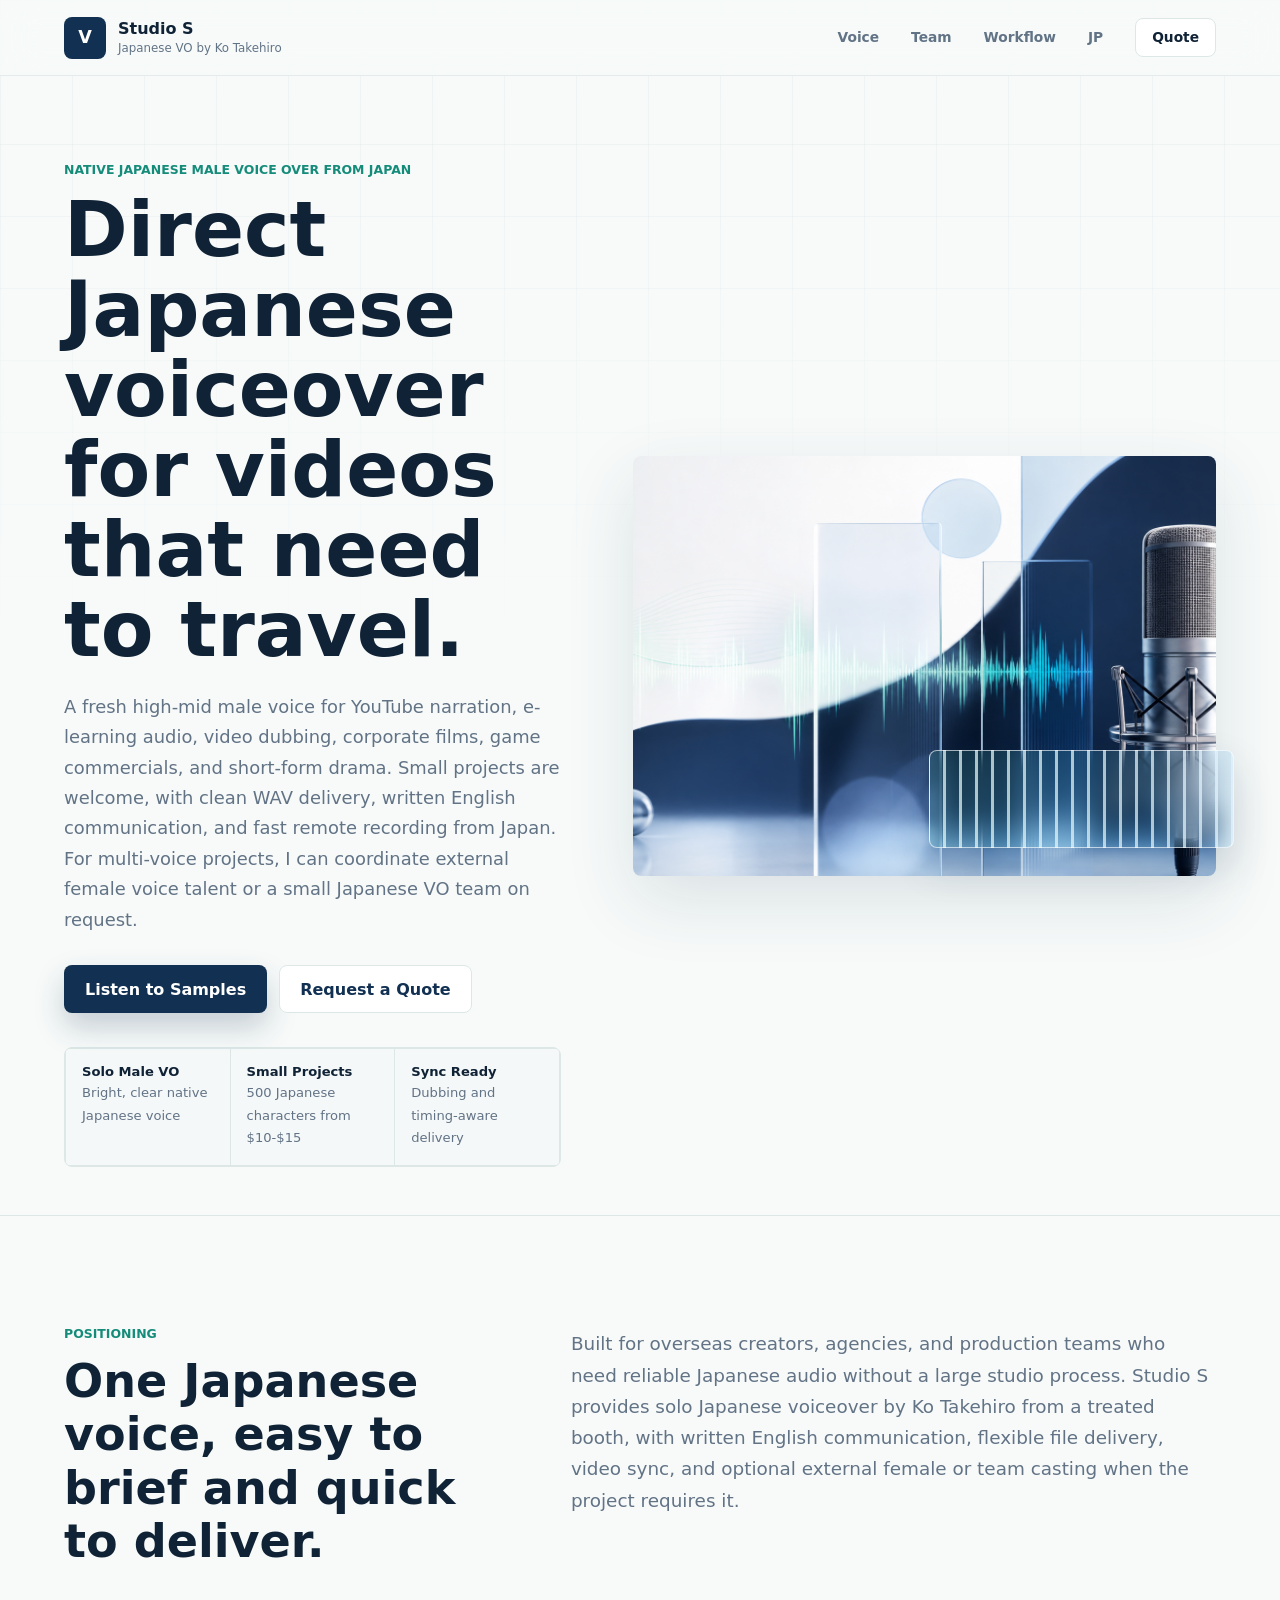
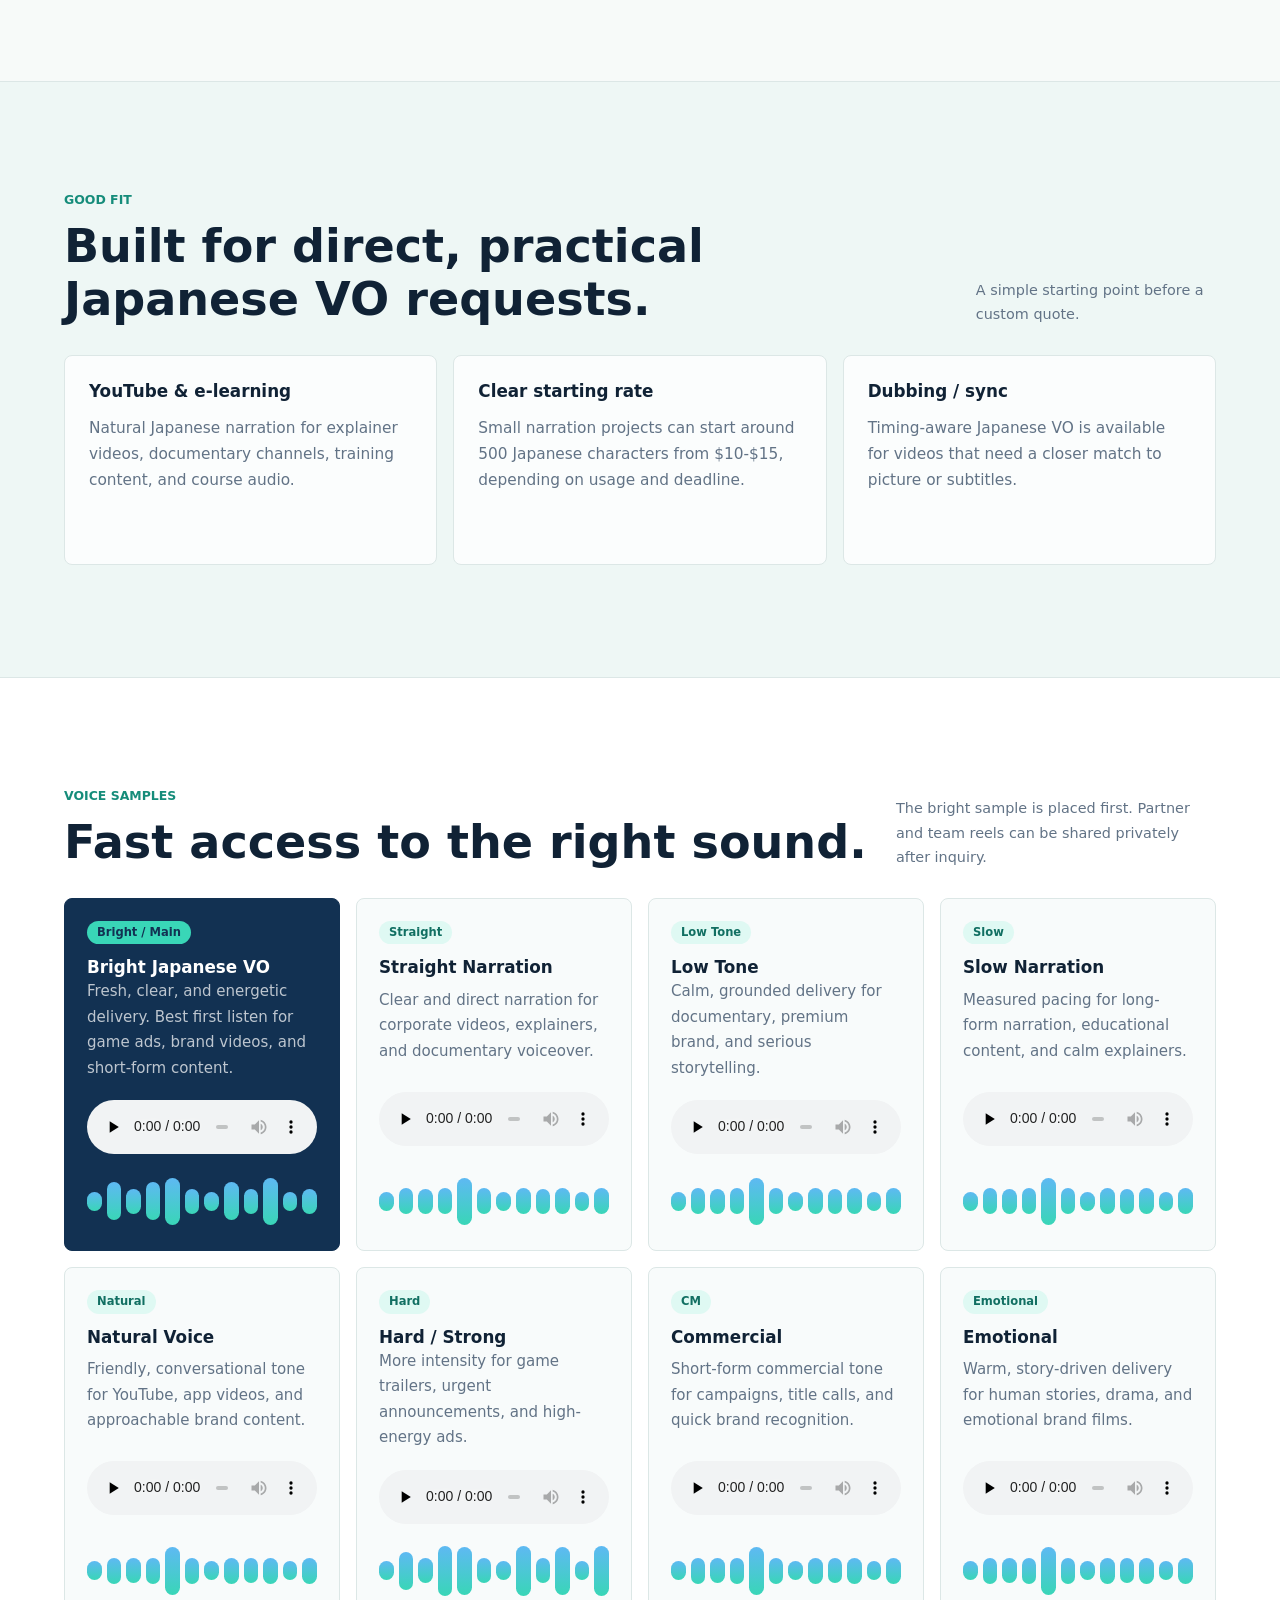
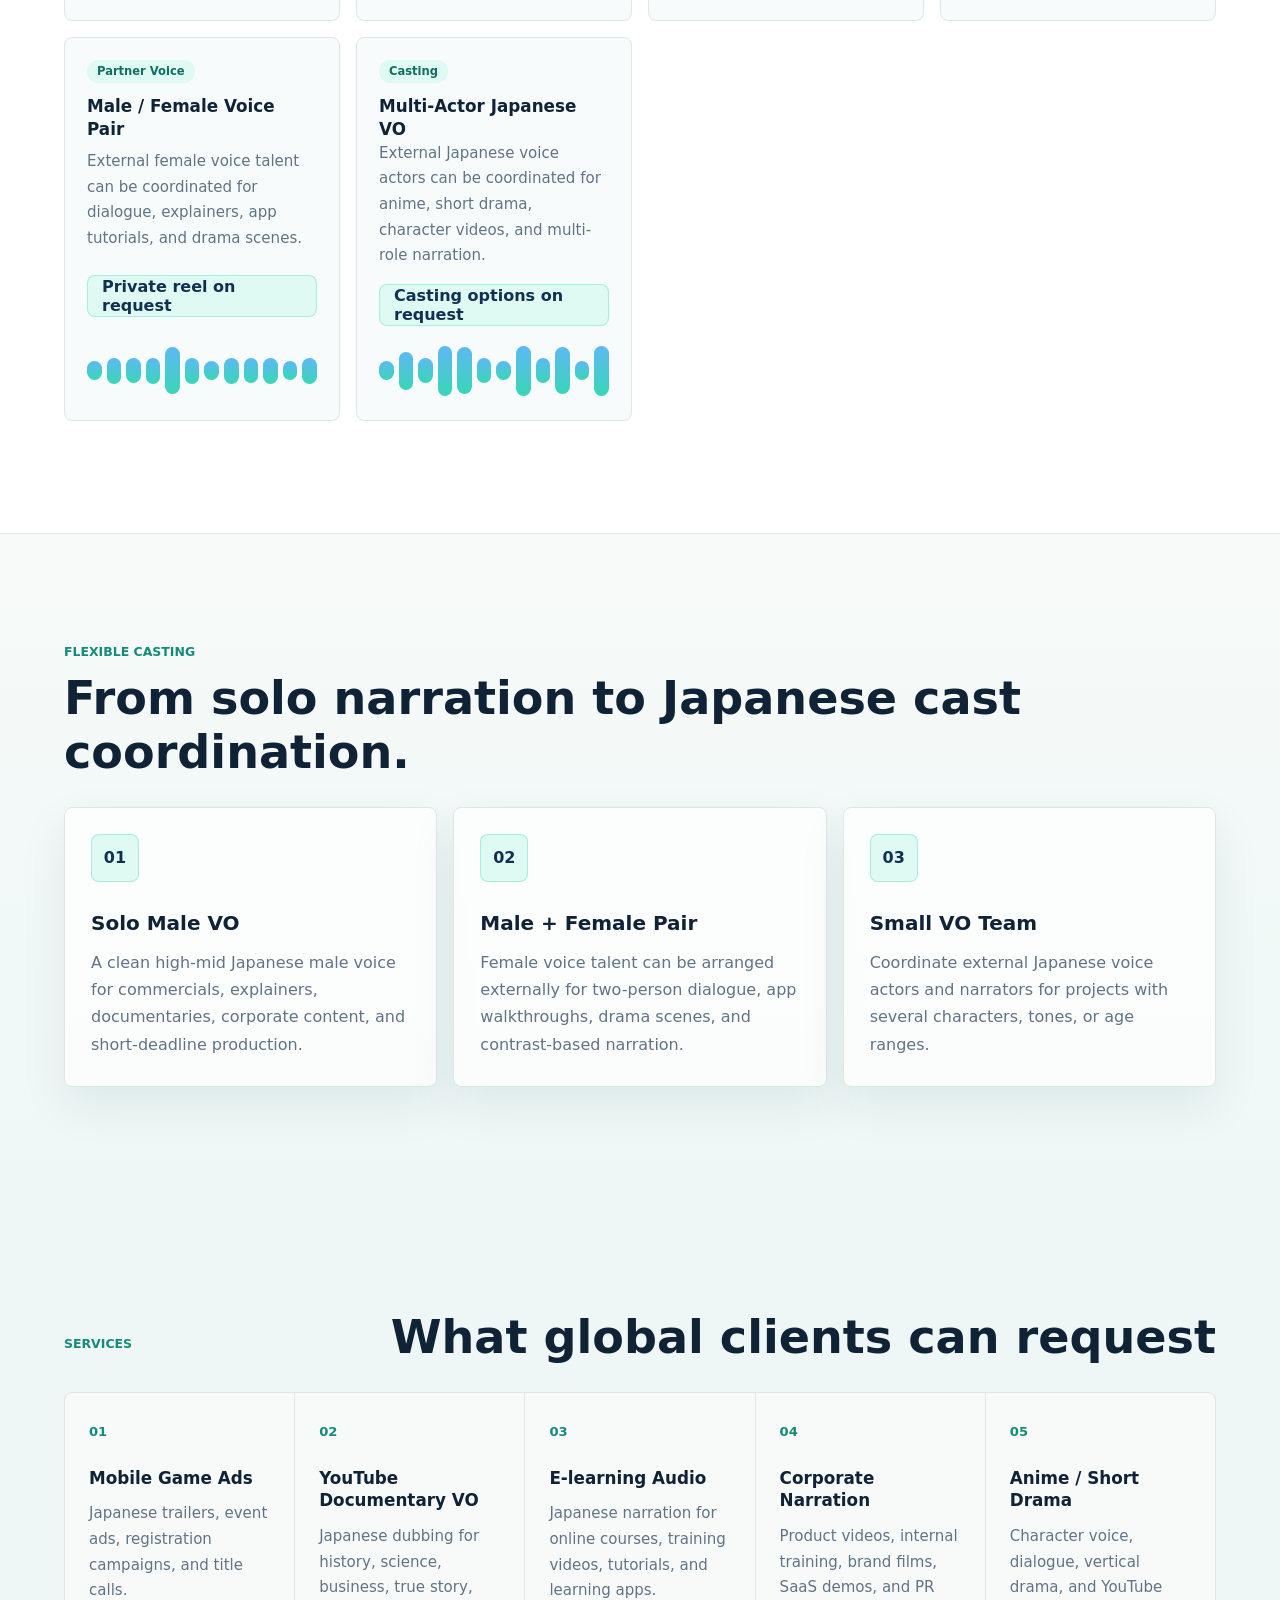
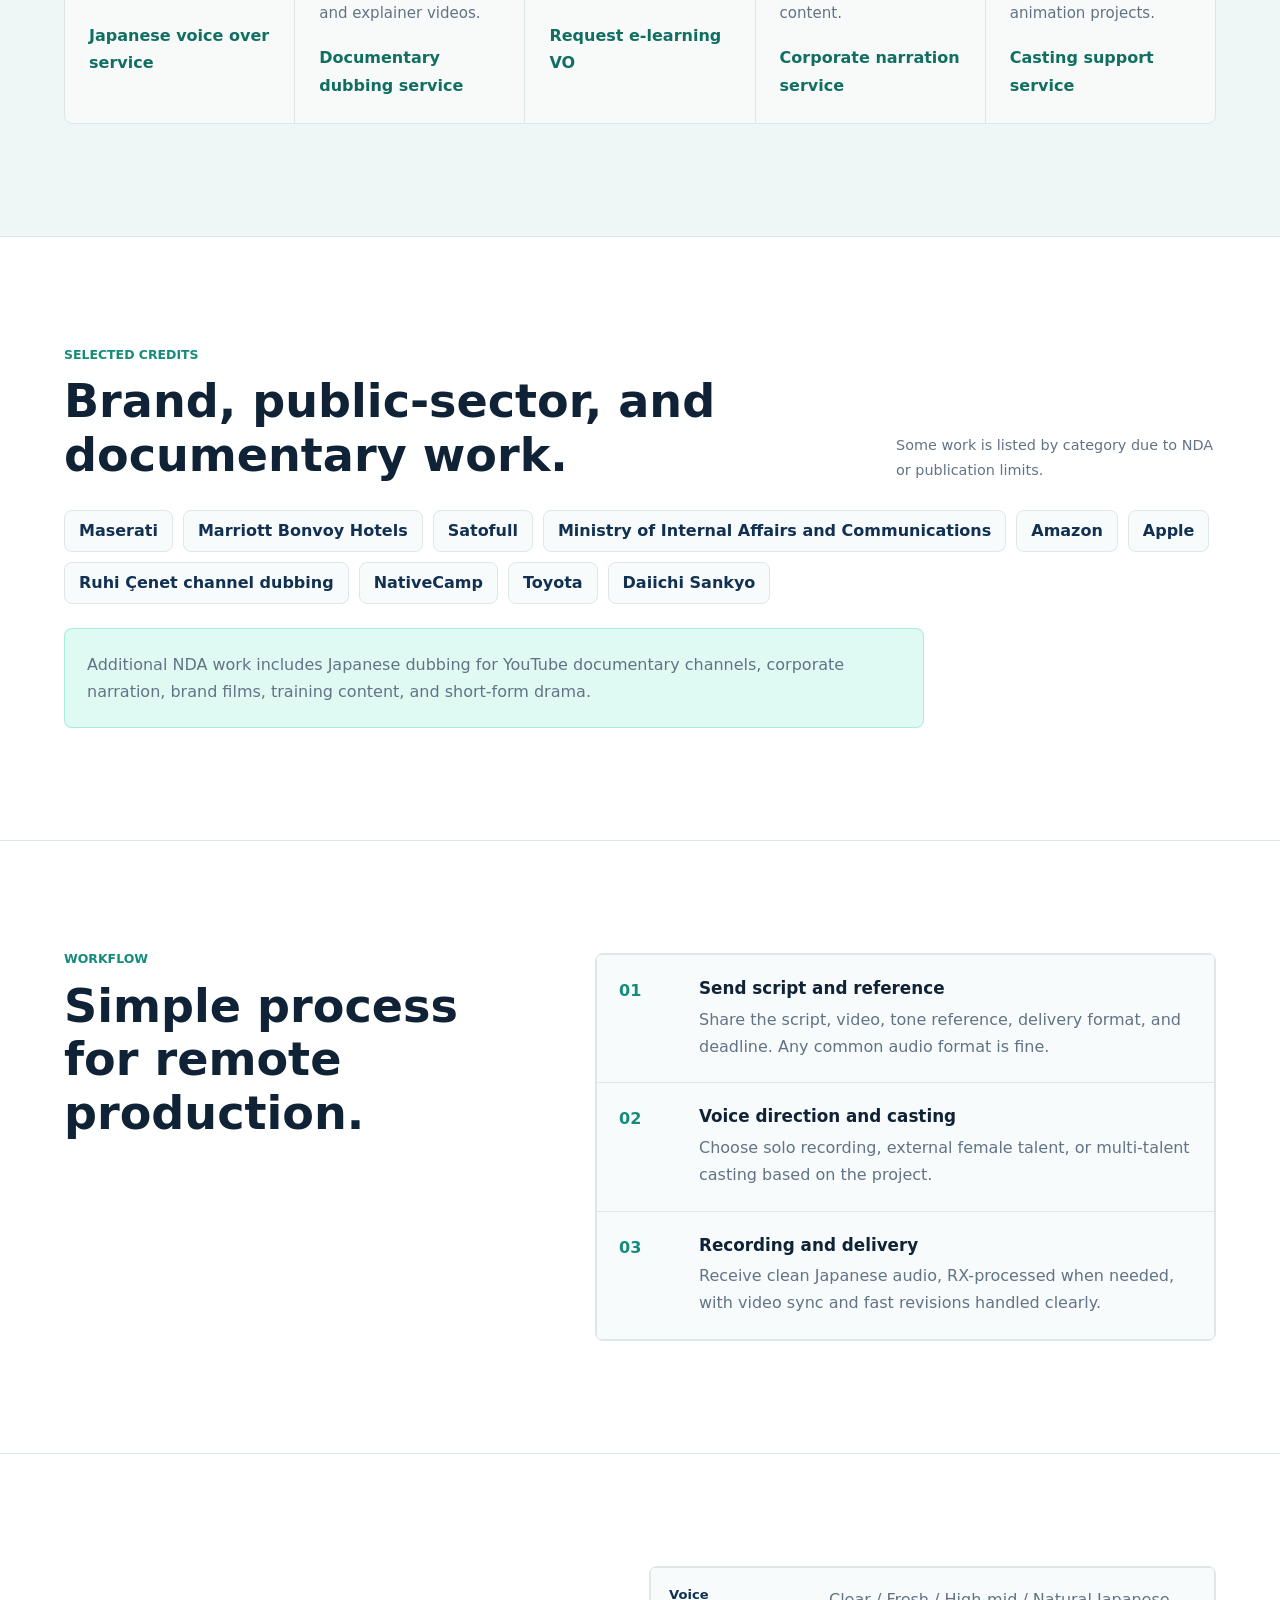
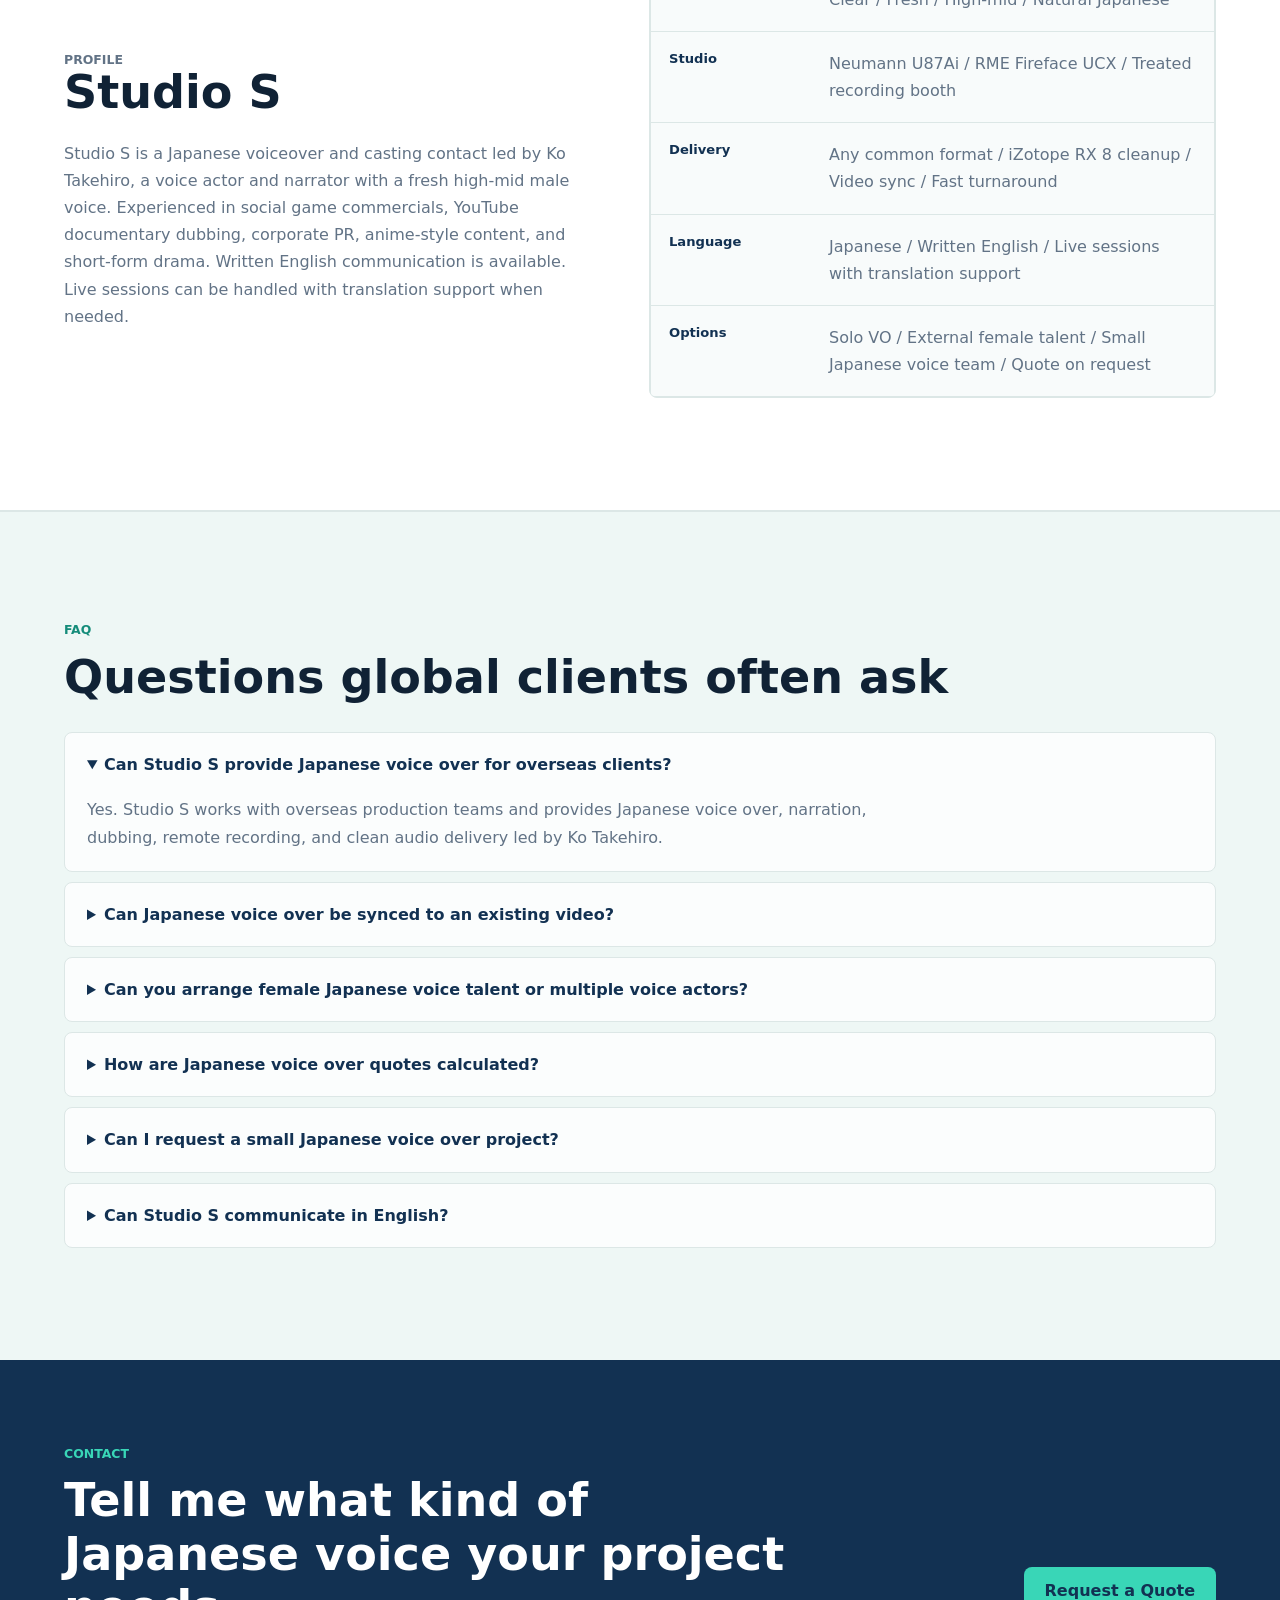
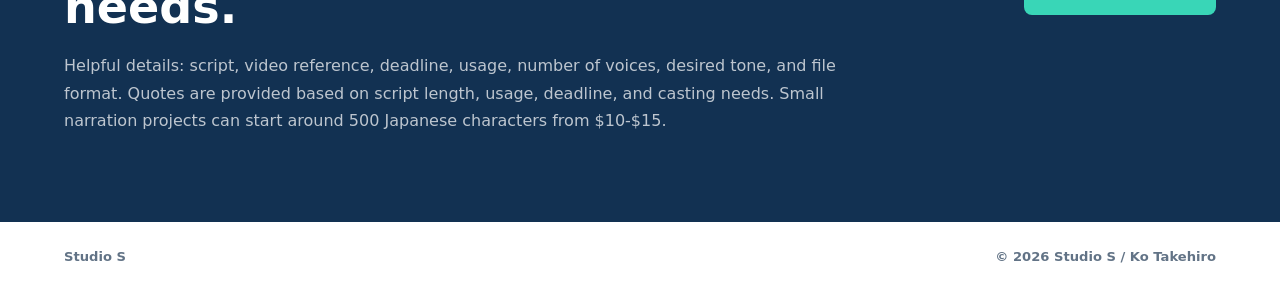
<file: index.html>
<!doctype html>
<html lang="en">
  <head>
    <script id="legacy-domain-redirect">
      if (location.hostname === "petisuke.github.io") {
        const newPath = location.pathname.replace(/^\/Studio-S/, "") || "/";
        location.replace("https://studio-s-voice.com" + newPath + location.search + location.hash);
      }
    </script>
    <meta charset="utf-8" />
    <meta name="viewport" content="width=device-width, initial-scale=1" />
    <meta name="google-site-verification" content="RTM8Fk4kIv88d6Tzj_QJzhXH6kgr6m_rOpf1w_9rH7w" />
    <title>Studio S | Japanese Voice Over, Narration & Dubbing by Ko Takehiro</title>
    <meta
      name="description"
      content="Native Japanese male voice over from Japan by Ko Takehiro. YouTube narration, e-learning audio, dubbing, video sync, clean WAV delivery, and small projects welcome."
    />
    <link rel="canonical" href="https://studio-s-voice.com/" />
    <link rel="icon" href="assets/favicon.svg" type="image/svg+xml" />
    <link rel="alternate" hreflang="en" href="https://studio-s-voice.com/" />
    <link rel="alternate" hreflang="ja" href="https://studio-s-voice.com/ja.html" />
    <link rel="alternate" hreflang="x-default" href="https://studio-s-voice.com/" />
    <meta property="og:type" content="website" />
    <meta property="og:site_name" content="Studio S" />
    <meta property="og:title" content="Studio S | Japanese Voice Over, Narration & Dubbing" />
    <meta property="og:description" content="Native Japanese male voice over from Japan for YouTube, e-learning, dubbing, corporate narration, video sync, and small remote projects." />
    <meta property="og:url" content="https://studio-s-voice.com/" />
    <meta property="og:image" content="https://studio-s-voice.com/assets/hero-voice.png" />
    <meta name="twitter:card" content="summary_large_image" />
    <script type="application/ld+json">
      {
        "@context": "https://schema.org",
        "@graph": [
          {
            "@type": "WebSite",
            "@id": "https://studio-s-voice.com/#website",
            "name": "Studio S",
            "alternateName": "Studio S Japanese Voice Over",
            "url": "https://studio-s-voice.com/",
            "publisher": {
              "@id": "https://studio-s-voice.com/#organization"
            },
            "inLanguage": "en"
          },
          {
            "@type": "Organization",
            "@id": "https://studio-s-voice.com/#organization",
            "name": "Studio S",
            "url": "https://studio-s-voice.com/",
            "image": "https://studio-s-voice.com/assets/hero-voice.png",
            "founder": {
              "@type": "Person",
              "name": "Ko Takehiro",
              "alternateName": "武弘コウ",
              "jobTitle": "Japanese voice actor and narrator"
            },
            "areaServed": "Worldwide"
          },
          {
            "@type": "Service",
            "@id": "https://studio-s-voice.com/#service",
            "name": "Native Japanese male voice over, narration, dubbing, and casting support",
            "provider": {
              "@id": "https://studio-s-voice.com/#organization"
            },
            "serviceType": [
              "Japanese voice over",
              "Japanese narration",
              "Japanese dubbing",
              "Japanese e-learning voice over",
              "YouTube documentary dubbing",
              "Corporate narration",
              "Japanese voice casting"
            ],
            "areaServed": "Worldwide",
            "availableChannel": {
              "@type": "ServiceChannel",
              "serviceUrl": "https://studio-s-voice.com/quote-form.html"
            }
          },
          {
            "@type": "FAQPage",
            "@id": "https://studio-s-voice.com/#faq",
            "mainEntity": [
              {
                "@type": "Question",
                "name": "Can Studio S provide Japanese voice over for overseas clients?",
                "acceptedAnswer": {
                  "@type": "Answer",
                  "text": "Yes. Studio S works with overseas production teams and provides Japanese voice over, narration, dubbing, remote recording, and clean audio delivery led by Ko Takehiro."
                }
              },
              {
                "@type": "Question",
                "name": "Can Japanese voice over be synced to an existing video?",
                "acceptedAnswer": {
                  "@type": "Answer",
                  "text": "Yes. Studio S can record Japanese voice over with video timing in mind. Please send the script, reference video, target duration, and any timing notes."
                }
              },
              {
                "@type": "Question",
                "name": "Can Studio S arrange female Japanese voice talent or multiple voice actors?",
                "acceptedAnswer": {
                  "@type": "Answer",
                  "text": "Yes. Studio S is led by Ko Takehiro for solo male Japanese voice over, and external female voice talent or a small Japanese voice team can be coordinated on request."
                }
              },
              {
                "@type": "Question",
                "name": "How are Japanese voice over quotes calculated?",
                "acceptedAnswer": {
                  "@type": "Answer",
                  "text": "Quotes are provided based on script length, usage, deadline, number of voices, video sync needs, and whether external casting is required."
                }
              },
              {
                "@type": "Question",
                "name": "Can Studio S communicate in English?",
                "acceptedAnswer": {
                  "@type": "Answer",
                  "text": "Written English communication is available. Live sessions can be handled with translation support when needed."
                }
              }
            ]
          }
        ]
      }
    </script>
    <link rel="stylesheet" href="styles.css" />
  </head>
  <body>
    <header class="site-header" aria-label="Site header">
      <a class="brand" href="#top" aria-label="Back to top">
        <span class="brand-mark">V</span>
        <span>
          <span class="brand-name">Studio S</span>
          <span class="brand-role">Japanese VO by Ko Takehiro</span>
        </span>
      </a>
      <nav class="nav" aria-label="Main navigation">
        <a href="#voice">Voice</a>
        <a href="#team">Team</a>
        <a href="#workflow">Workflow</a>
        <a href="ja.html">JP</a>
        <a class="nav-contact" href="quote-form.html">Quote</a>
      </nav>
    </header>

    <main id="top">
      <section class="hero hero-en">
        <div class="hero-copy">
          <p class="eyebrow">Native Japanese male voice over from Japan</p>
          <h1>Direct Japanese voiceover for videos that need to travel.</h1>
          <p class="lead">
            A fresh high-mid male voice for YouTube narration, e-learning audio,
            video dubbing, corporate films, game commercials, and short-form drama.
            Small projects are welcome, with clean WAV delivery, written English
            communication, and fast remote recording from Japan. For multi-voice
            projects, I can coordinate external female voice talent or a small
            Japanese VO team on request.
          </p>
          <div class="hero-actions">
            <a class="button primary" href="#voice">Listen to Samples</a>
            <a class="button ghost" href="quote-form.html">Request a Quote</a>
          </div>
          <dl class="hero-stats" aria-label="Core services">
            <div>
              <dt>Solo Male VO</dt>
              <dd>Bright, clear native Japanese voice</dd>
            </div>
            <div>
              <dt>Small Projects</dt>
              <dd>500 Japanese characters from $10-$15</dd>
            </div>
            <div>
              <dt>Sync Ready</dt>
              <dd>Dubbing and timing-aware delivery</dd>
            </div>
          </dl>
        </div>
        <div class="hero-visual" aria-label="Abstract voice and video visual">
          <img src="assets/hero-voice.png" alt="" />
        </div>
      </section>

      <section class="section intro" aria-labelledby="intro-en-title">
        <div>
          <p class="section-kicker">Positioning</p>
          <h2 id="intro-en-title">One Japanese voice, easy to brief and quick to deliver.</h2>
        </div>
        <p>
          Built for overseas creators, agencies, and production teams who need reliable
          Japanese audio without a large studio process. Studio S provides solo Japanese
          voiceover by Ko Takehiro from a treated booth, with written English
          communication, flexible file delivery, video sync, and optional external
          female or team casting when the project requires it.
        </p>
      </section>

      <section class="section quick-fit-section" aria-labelledby="quick-fit-title">
        <div class="section-heading">
          <div>
            <p class="section-kicker">Good fit</p>
            <h2 id="quick-fit-title">Built for direct, practical Japanese VO requests.</h2>
          </div>
          <p class="section-note">A simple starting point before a custom quote.</p>
        </div>
        <div class="fit-grid">
          <article>
            <h3>YouTube & e-learning</h3>
            <p>Natural Japanese narration for explainer videos, documentary channels, training content, and course audio.</p>
          </article>
          <article>
            <h3>Clear starting rate</h3>
            <p>Small narration projects can start around 500 Japanese characters from $10-$15, depending on usage and deadline.</p>
          </article>
          <article>
            <h3>Dubbing / sync</h3>
            <p>Timing-aware Japanese VO is available for videos that need a closer match to picture or subtitles.</p>
          </article>
        </div>
      </section>

      <section class="section voice-section" id="voice" aria-labelledby="voice-en-title">
        <div class="section-heading">
          <div>
            <p class="section-kicker">Voice Samples</p>
            <h2 id="voice-en-title">Fast access to the right sound.</h2>
          </div>
          <p class="section-note">The bright sample is placed first. Partner and team reels can be shared privately after inquiry.</p>
        </div>
        <div class="voice-grid">
          <article class="voice-card featured">
            <div class="voice-card-header">
              <span class="tag">Bright / Main</span>
              <h3>Bright Japanese VO</h3>
            </div>
            <p>Fresh, clear, and energetic delivery. Best first listen for game ads, brand videos, and short-form content.</p>
            <audio controls preload="none" src="assets/audio/voicesample1_bright.mp3"></audio>
            <div class="waveform" aria-hidden="true">
              <span></span><span></span><span></span><span></span><span></span><span></span>
              <span></span><span></span><span></span><span></span><span></span><span></span>
            </div>
          </article>
          <article class="voice-card">
            <div class="voice-card-header">
              <span class="tag">Straight</span>
              <h3>Straight Narration</h3>
            </div>
            <p>Clear and direct narration for corporate videos, explainers, and documentary voiceover.</p>
            <audio controls preload="none" src="assets/audio/voicesample2_straight.mp3"></audio>
            <div class="waveform calm" aria-hidden="true">
              <span></span><span></span><span></span><span></span><span></span><span></span>
              <span></span><span></span><span></span><span></span><span></span><span></span>
            </div>
          </article>
          <article class="voice-card">
            <div class="voice-card-header">
              <span class="tag">Low Tone</span>
              <h3>Low Tone</h3>
            </div>
            <p>Calm, grounded delivery for documentary, premium brand, and serious storytelling.</p>
            <audio controls preload="none" src="assets/audio/voicesample3_low-tone.mp3"></audio>
            <div class="waveform steady" aria-hidden="true">
              <span></span><span></span><span></span><span></span><span></span><span></span>
              <span></span><span></span><span></span><span></span><span></span><span></span>
            </div>
          </article>
          <article class="voice-card">
            <div class="voice-card-header">
              <span class="tag">Slow</span>
              <h3>Slow Narration</h3>
            </div>
            <p>Measured pacing for long-form narration, educational content, and calm explainers.</p>
            <audio controls preload="none" src="assets/audio/voicesample4_slow.mp3"></audio>
            <div class="waveform calm" aria-hidden="true">
              <span></span><span></span><span></span><span></span><span></span><span></span>
              <span></span><span></span><span></span><span></span><span></span><span></span>
            </div>
          </article>
          <article class="voice-card">
            <div class="voice-card-header">
              <span class="tag">Natural</span>
              <h3>Natural Voice</h3>
            </div>
            <p>Friendly, conversational tone for YouTube, app videos, and approachable brand content.</p>
            <audio controls preload="none" src="assets/audio/voicesample5_natural.mp3"></audio>
            <div class="waveform steady" aria-hidden="true">
              <span></span><span></span><span></span><span></span><span></span><span></span>
              <span></span><span></span><span></span><span></span><span></span><span></span>
            </div>
          </article>
          <article class="voice-card">
            <div class="voice-card-header">
              <span class="tag">Hard</span>
              <h3>Hard / Strong</h3>
            </div>
            <p>More intensity for game trailers, urgent announcements, and high-energy ads.</p>
            <audio controls preload="none" src="assets/audio/voicesample6_hard.mp3"></audio>
            <div class="waveform lively" aria-hidden="true">
              <span></span><span></span><span></span><span></span><span></span><span></span>
              <span></span><span></span><span></span><span></span><span></span><span></span>
            </div>
          </article>
          <article class="voice-card">
            <div class="voice-card-header">
              <span class="tag">CM</span>
              <h3>Commercial</h3>
            </div>
            <p>Short-form commercial tone for campaigns, title calls, and quick brand recognition.</p>
            <audio controls preload="none" src="assets/audio/voicesample7_cm.mp3"></audio>
            <div class="waveform steady" aria-hidden="true">
              <span></span><span></span><span></span><span></span><span></span><span></span>
              <span></span><span></span><span></span><span></span><span></span><span></span>
            </div>
          </article>
          <article class="voice-card">
            <div class="voice-card-header">
              <span class="tag">Emotional</span>
              <h3>Emotional</h3>
            </div>
            <p>Warm, story-driven delivery for human stories, drama, and emotional brand films.</p>
            <audio controls preload="none" src="assets/audio/voicesample8_emotional.mp3"></audio>
            <div class="waveform calm" aria-hidden="true">
              <span></span><span></span><span></span><span></span><span></span><span></span>
              <span></span><span></span><span></span><span></span><span></span><span></span>
            </div>
          </article>
          <article class="voice-card">
            <div class="voice-card-header">
              <span class="tag">Partner Voice</span>
              <h3>Male / Female Voice Pair</h3>
            </div>
            <p>External female voice talent can be coordinated for dialogue, explainers, app tutorials, and drama scenes.</p>
            <a class="request-link" href="quote-form.html">Private reel on request</a>
            <div class="waveform steady" aria-hidden="true">
              <span></span><span></span><span></span><span></span><span></span><span></span>
              <span></span><span></span><span></span><span></span><span></span><span></span>
            </div>
          </article>
          <article class="voice-card">
            <div class="voice-card-header">
              <span class="tag">Casting</span>
              <h3>Multi-Actor Japanese VO</h3>
            </div>
            <p>External Japanese voice actors can be coordinated for anime, short drama, character videos, and multi-role narration.</p>
            <a class="request-link" href="quote-form.html">Casting options on request</a>
            <div class="waveform lively" aria-hidden="true">
              <span></span><span></span><span></span><span></span><span></span><span></span>
              <span></span><span></span><span></span><span></span><span></span><span></span>
            </div>
          </article>
        </div>
      </section>

      <section class="section team-section" id="team" aria-labelledby="team-title">
        <div class="section-heading">
          <div>
            <p class="section-kicker">Flexible Casting</p>
            <h2 id="team-title">From solo narration to Japanese cast coordination.</h2>
          </div>
        </div>
        <div class="team-grid">
          <article>
            <span class="team-icon">01</span>
            <h3>Solo Male VO</h3>
            <p>
              A clean high-mid Japanese male voice for commercials, explainers,
              documentaries, corporate content, and short-deadline production.
            </p>
          </article>
          <article>
            <span class="team-icon">02</span>
            <h3>Male + Female Pair</h3>
            <p>
              Female voice talent can be arranged externally for two-person
              dialogue, app walkthroughs, drama scenes, and contrast-based narration.
            </p>
          </article>
          <article>
            <span class="team-icon">03</span>
            <h3>Small VO Team</h3>
            <p>
              Coordinate external Japanese voice actors and narrators for projects
              with several characters, tones, or age ranges.
            </p>
          </article>
        </div>
      </section>

      <section class="section works-section" aria-labelledby="services-title">
        <div class="section-heading">
          <p class="section-kicker">Services</p>
          <h2 id="services-title">What global clients can request</h2>
        </div>
        <div class="works-list">
          <article>
            <span>01</span>
            <h3>Mobile Game Ads</h3>
            <p>Japanese trailers, event ads, registration campaigns, and title calls.</p>
            <a class="text-link" href="japanese-voice-over.html">Japanese voice over service</a>
          </article>
          <article>
            <span>02</span>
            <h3>YouTube Documentary VO</h3>
            <p>Japanese dubbing for history, science, business, true story, and explainer videos.</p>
            <a class="text-link" href="youtube-documentary-dubbing.html">Documentary dubbing service</a>
          </article>
          <article>
            <span>03</span>
            <h3>E-learning Audio</h3>
            <p>Japanese narration for online courses, training videos, tutorials, and learning apps.</p>
            <a class="text-link" href="quote-form.html">Request e-learning VO</a>
          </article>
          <article>
            <span>04</span>
            <h3>Corporate Narration</h3>
            <p>Product videos, internal training, brand films, SaaS demos, and PR content.</p>
            <a class="text-link" href="corporate-japanese-narration.html">Corporate narration service</a>
          </article>
          <article>
            <span>05</span>
            <h3>Anime / Short Drama</h3>
            <p>Character voice, dialogue, vertical drama, and YouTube animation projects.</p>
            <a class="text-link" href="japanese-voice-casting.html">Casting support service</a>
          </article>
        </div>
      </section>

      <section class="section credits-section" aria-labelledby="credits-title">
        <div class="section-heading">
          <div>
            <p class="section-kicker">Selected Credits</p>
            <h2 id="credits-title">Brand, public-sector, and documentary work.</h2>
          </div>
          <p class="section-note">Some work is listed by category due to NDA or publication limits.</p>
        </div>
        <div class="credit-cloud" aria-label="Selected client and project names">
          <span>Maserati</span>
          <span>Marriott Bonvoy Hotels</span>
          <span>Satofull</span>
          <span>Ministry of Internal Affairs and Communications</span>
          <span>Amazon</span>
          <span>Apple</span>
          <span>Ruhi Çenet channel dubbing</span>
          <span>NativeCamp</span>
          <span>Toyota</span>
          <span>Daiichi Sankyo</span>
        </div>
        <div class="nda-note">
          <p>
            Additional NDA work includes Japanese dubbing for YouTube documentary channels,
            corporate narration, brand films, training content, and short-form drama.
          </p>
        </div>
      </section>

      <section class="section workflow-section" id="workflow" aria-labelledby="workflow-title">
        <div>
          <p class="section-kicker">Workflow</p>
          <h2 id="workflow-title">Simple process for remote production.</h2>
        </div>
        <ol class="workflow-list">
          <li>
            <span>01</span>
            <h3>Send script and reference</h3>
            <p>Share the script, video, tone reference, delivery format, and deadline. Any common audio format is fine.</p>
          </li>
          <li>
            <span>02</span>
            <h3>Voice direction and casting</h3>
            <p>Choose solo recording, external female talent, or multi-talent casting based on the project.</p>
          </li>
          <li>
            <span>03</span>
            <h3>Recording and delivery</h3>
            <p>Receive clean Japanese audio, RX-processed when needed, with video sync and fast revisions handled clearly.</p>
          </li>
        </ol>
      </section>

      <section class="section profile-section" id="profile" aria-labelledby="profile-en-title">
        <div class="profile-panel">
          <p class="section-kicker">Profile</p>
          <h2 id="profile-en-title">Studio S</h2>
          <p>
            Studio S is a Japanese voiceover and casting contact led by Ko Takehiro,
            a voice actor and narrator with a fresh high-mid male voice. Experienced
            in social game commercials, YouTube documentary dubbing, corporate PR,
            anime-style content, and short-form drama. Written English communication is available. Live sessions can be handled
            with translation support when needed.
          </p>
        </div>
        <dl class="profile-data">
          <div>
            <dt>Voice</dt>
            <dd>Clear / Fresh / High-mid / Natural Japanese</dd>
          </div>
          <div>
            <dt>Studio</dt>
            <dd>Neumann U87Ai / RME Fireface UCX / Treated recording booth</dd>
          </div>
          <div>
            <dt>Delivery</dt>
            <dd>Any common format / iZotope RX 8 cleanup / Video sync / Fast turnaround</dd>
          </div>
          <div>
            <dt>Language</dt>
            <dd>Japanese / Written English / Live sessions with translation support</dd>
          </div>
          <div>
            <dt>Options</dt>
            <dd>Solo VO / External female talent / Small Japanese voice team / Quote on request</dd>
          </div>
        </dl>
      </section>

      <section class="section faq-section" id="faq" aria-labelledby="faq-title">
        <div class="section-heading">
          <div>
            <p class="section-kicker">FAQ</p>
            <h2 id="faq-title">Questions global clients often ask</h2>
          </div>
        </div>
        <div class="faq-list">
          <details open>
            <summary>Can Studio S provide Japanese voice over for overseas clients?</summary>
            <p>
              Yes. Studio S works with overseas production teams and provides Japanese
              voice over, narration, dubbing, remote recording, and clean audio delivery
              led by Ko Takehiro.
            </p>
          </details>
          <details>
            <summary>Can Japanese voice over be synced to an existing video?</summary>
            <p>
              Yes. Studio S can record Japanese voice over with video timing in mind.
              Please send the script, reference video, target duration, and any timing notes.
            </p>
          </details>
          <details>
            <summary>Can you arrange female Japanese voice talent or multiple voice actors?</summary>
            <p>
              Yes. Studio S is led by Ko Takehiro for solo male Japanese voice over,
              and external female voice talent or a small Japanese voice team can be
              coordinated on request.
            </p>
          </details>
          <details>
            <summary>How are Japanese voice over quotes calculated?</summary>
            <p>
              Quotes are provided based on script length, usage, deadline, number of
              voices, video sync needs, and whether external casting is required.
              Small narration projects can start around 500 Japanese characters from
              $10-$15, with custom quotes for dubbing, sync, commercial usage, rush
              delivery, and multi-voice projects.
            </p>
          </details>
          <details>
            <summary>Can I request a small Japanese voice over project?</summary>
            <p>
              Yes. Small projects are welcome. Please send the script length, usage,
              deadline, desired tone, and file format so the quote can stay simple.
            </p>
          </details>
          <details>
            <summary>Can Studio S communicate in English?</summary>
            <p>
              Written English communication is available. Live sessions can be handled
              with translation support when needed.
            </p>
          </details>
        </div>
      </section>

      <section class="contact-section" id="contact" aria-labelledby="contact-en-title">
        <div>
          <p class="section-kicker">Contact</p>
          <h2 id="contact-en-title">Tell me what kind of Japanese voice your project needs.</h2>
          <p class="contact-note">
            Helpful details: script, video reference, deadline, usage, number of voices,
            desired tone, and file format. Quotes are provided based on script length,
            usage, deadline, and casting needs. Small narration projects can start around
            500 Japanese characters from $10-$15.
          </p>
        </div>
        <a class="button primary" href="quote-form.html">Request a Quote</a>
      </section>
    </main>

    <footer class="footer">
      <span>Studio S</span>
      <span>© 2026 Studio S / Ko Takehiro</span>
    </footer>

    <script src="script.js"></script>
  </body>
</html>
</file>
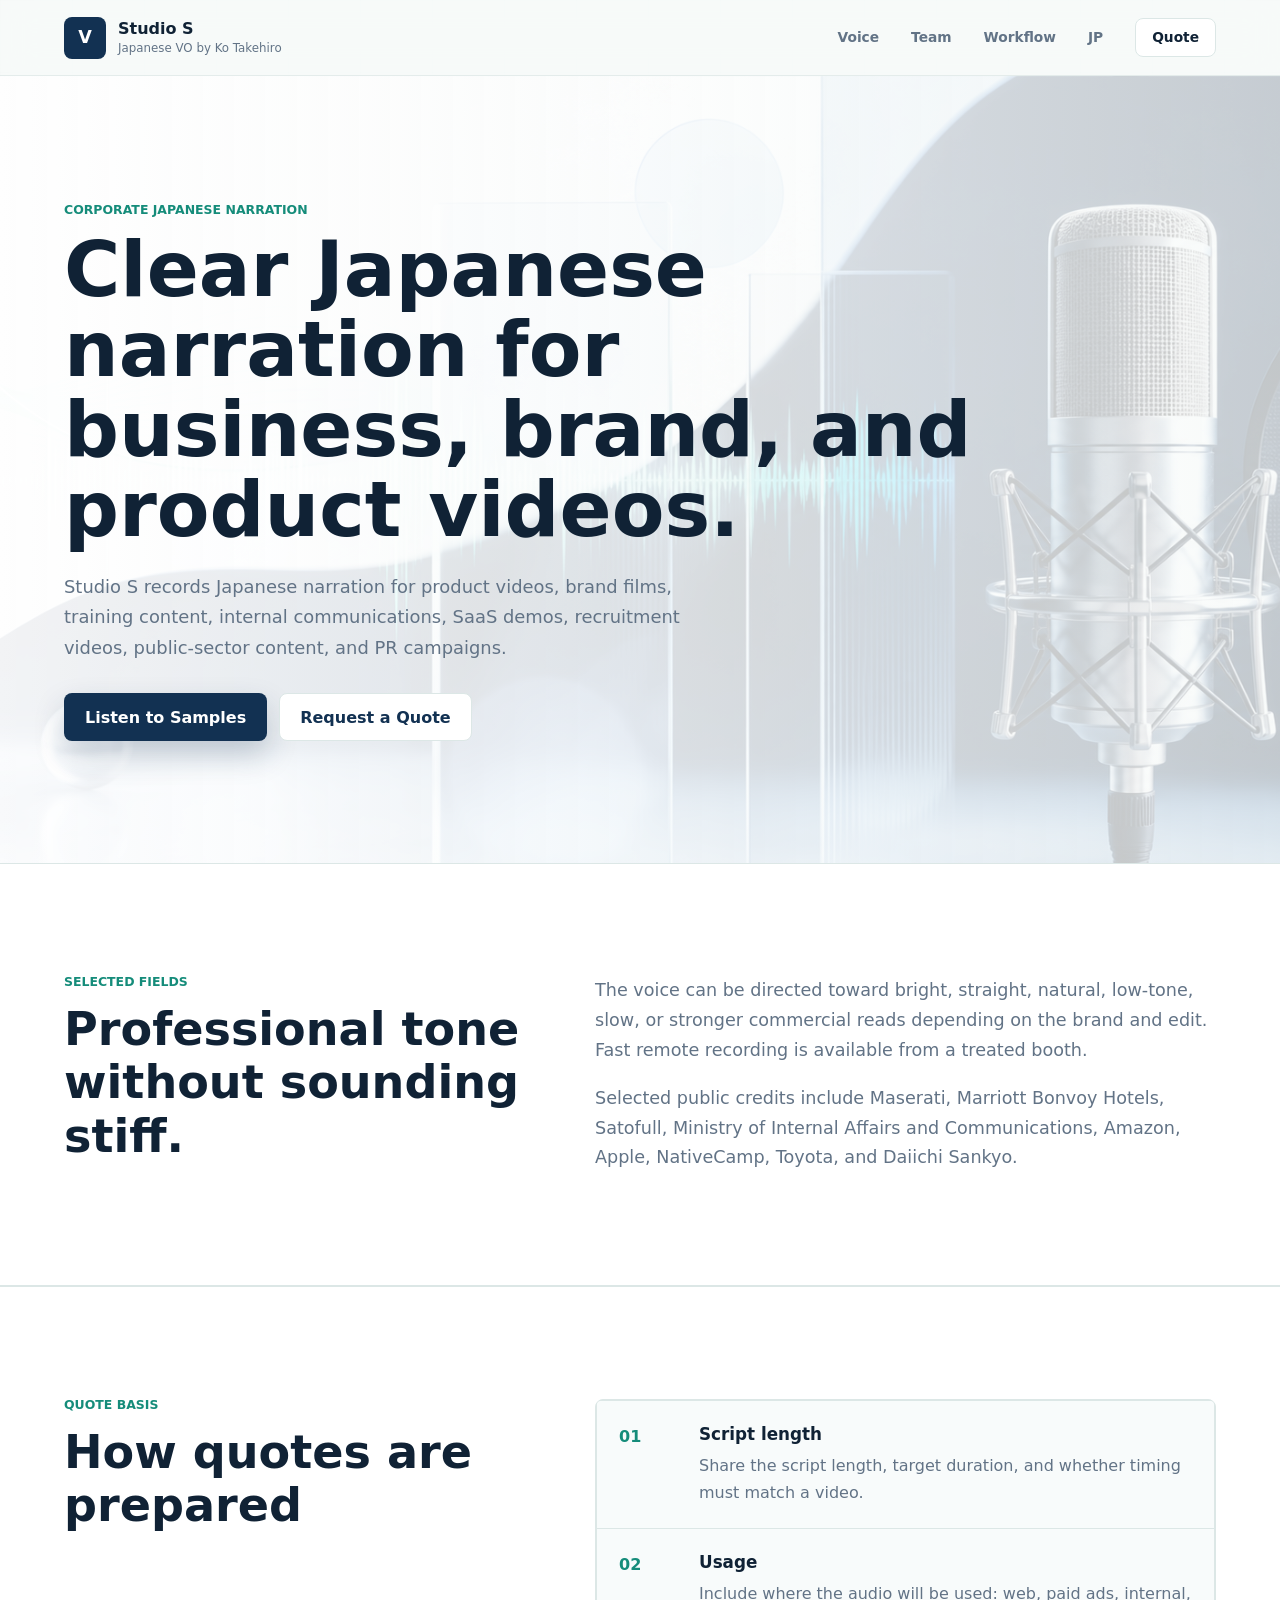
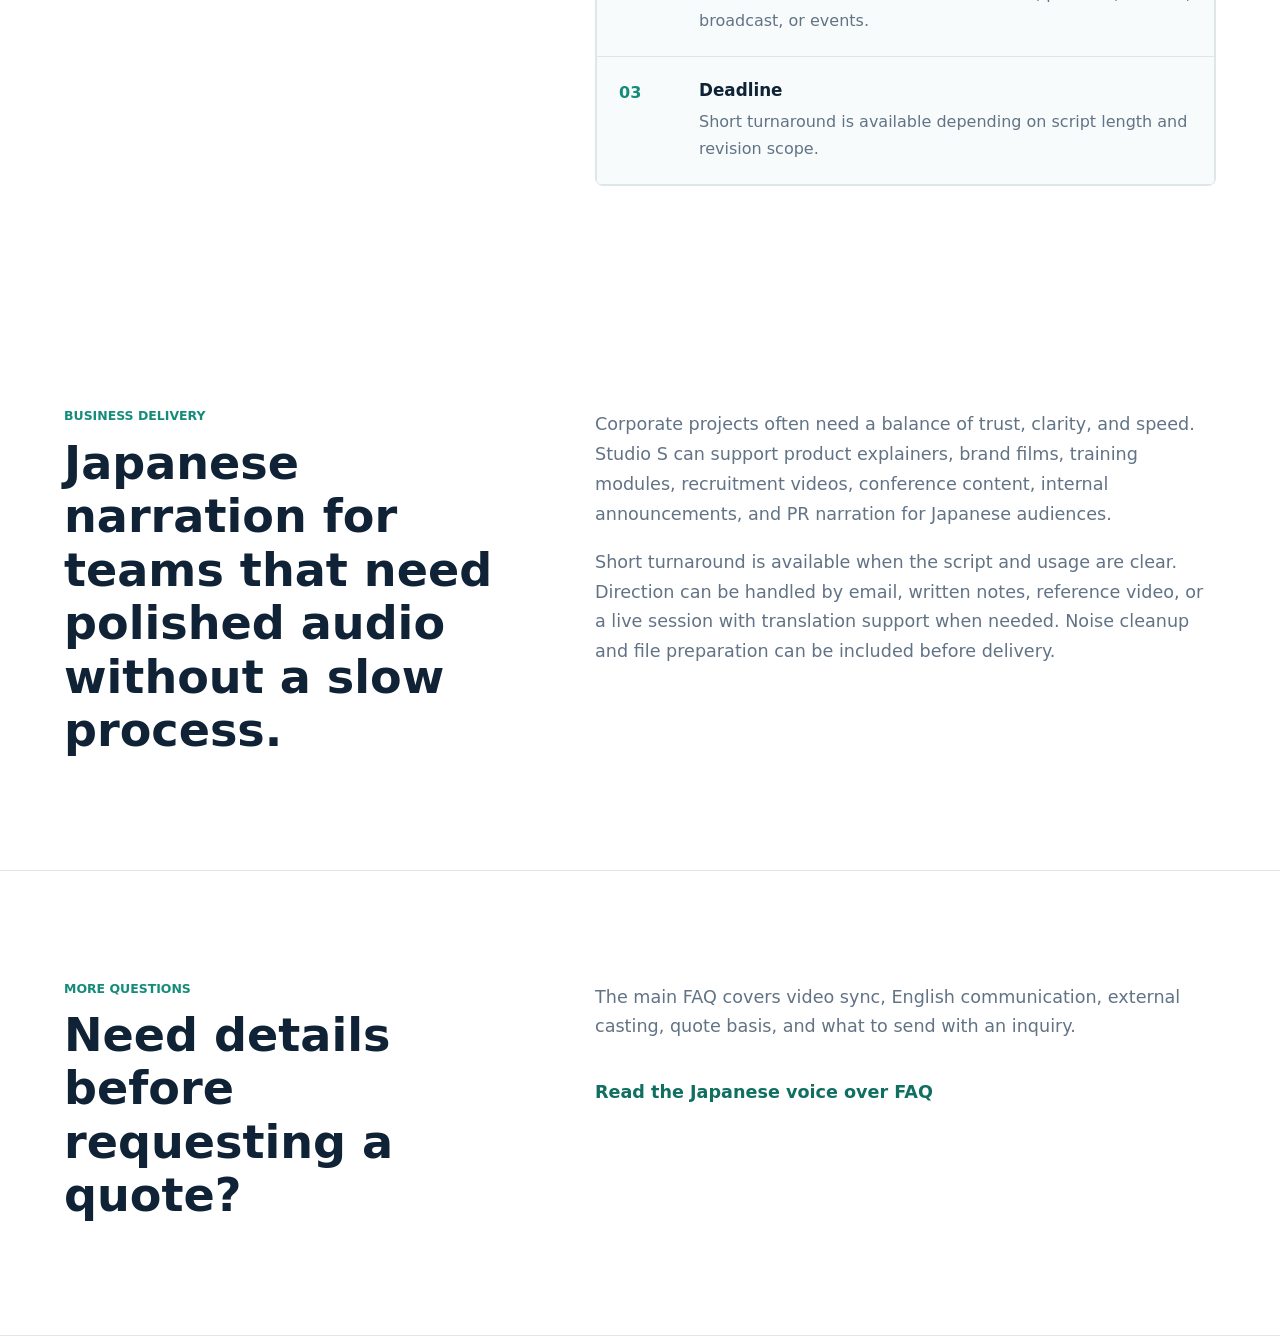
<file: corporate-japanese-narration.html>
<!doctype html>
<html lang="en">
  <head>
    <script id="legacy-domain-redirect">
      if (location.hostname === "petisuke.github.io") {
        const newPath = location.pathname.replace(/^\/Studio-S/, "") || "/";
        location.replace("https://studio-s-voice.com" + newPath + location.search + location.hash);
      }
    </script>
    <meta charset="utf-8" />
    <meta name="viewport" content="width=device-width, initial-scale=1" />
    <title>Corporate Japanese Narration | Studio S</title>
    <meta
      name="description"
      content="Corporate Japanese narration for brand films, product videos, training content, SaaS demos, PR, and internal communications by Studio S."
    />
    <link rel="canonical" href="https://studio-s-voice.com/corporate-japanese-narration.html" />
    <link rel="icon" href="assets/favicon.svg" type="image/svg+xml" />
    <meta property="og:type" content="website" />
    <meta property="og:site_name" content="Studio S" />
    <meta property="og:title" content="Corporate Japanese Narration | Studio S" />
    <meta property="og:description" content="Clear Japanese narration for corporate films, product videos, training, PR, and SaaS demos." />
    <meta property="og:url" content="https://studio-s-voice.com/corporate-japanese-narration.html" />
    <meta property="og:image" content="https://studio-s-voice.com/assets/hero-voice.png" />
    <meta name="twitter:card" content="summary_large_image" />
    <link rel="stylesheet" href="styles.css" />
  </head>
  <body>
    <header class="site-header" aria-label="Site header">
      <a class="brand" href="./" aria-label="Studio S home">
        <span class="brand-mark">V</span>
        <span>
          <span class="brand-name">Studio S</span>
          <span class="brand-role">Japanese VO by Ko Takehiro</span>
        </span>
      </a>
      <nav class="nav" aria-label="Main navigation">
        <a href="./#voice">Voice</a>
        <a href="./#team">Team</a>
        <a href="./#workflow">Workflow</a>
        <a href="ja.html">JP</a>
        <a class="nav-contact" href="quote-form.html">Quote</a>
      </nav>
    </header>

    <main>
      <section class="service-hero">
        <p class="eyebrow">Corporate Japanese Narration</p>
        <h1>Clear Japanese narration for business, brand, and product videos.</h1>
        <p class="lead">
          Studio S records Japanese narration for product videos, brand films,
          training content, internal communications, SaaS demos, recruitment videos,
          public-sector content, and PR campaigns.
        </p>
        <div class="hero-actions">
          <a class="button primary" href="./#voice">Listen to Samples</a>
          <a class="button ghost" href="quote-form.html">Request a Quote</a>
        </div>
      </section>

      <section class="section service-content">
        <div>
          <p class="section-kicker">Selected Fields</p>
          <h2>Professional tone without sounding stiff.</h2>
        </div>
        <div class="service-copy">
          <p>
            The voice can be directed toward bright, straight, natural, low-tone,
            slow, or stronger commercial reads depending on the brand and edit.
            Fast remote recording is available from a treated booth.
          </p>
          <p>
            Selected public credits include Maserati, Marriott Bonvoy Hotels,
            Satofull, Ministry of Internal Affairs and Communications, Amazon,
            Apple, NativeCamp, Toyota, and Daiichi Sankyo.
          </p>
        </div>
      </section>

      <section class="section workflow-section">
        <div>
          <p class="section-kicker">Quote Basis</p>
          <h2>How quotes are prepared</h2>
        </div>
        <ol class="workflow-list">
          <li>
            <span>01</span>
            <h3>Script length</h3>
            <p>Share the script length, target duration, and whether timing must match a video.</p>
          </li>
          <li>
            <span>02</span>
            <h3>Usage</h3>
            <p>Include where the audio will be used: web, paid ads, internal, broadcast, or events.</p>
          </li>
          <li>
            <span>03</span>
            <h3>Deadline</h3>
            <p>Short turnaround is available depending on script length and revision scope.</p>
          </li>
        </ol>
      </section>

      <section class="section service-content">
        <div>
          <p class="section-kicker">Business Delivery</p>
          <h2>Japanese narration for teams that need polished audio without a slow process.</h2>
        </div>
        <div class="service-copy">
          <p>
            Corporate projects often need a balance of trust, clarity, and speed.
            Studio S can support product explainers, brand films, training modules,
            recruitment videos, conference content, internal announcements, and PR
            narration for Japanese audiences.
          </p>
          <p>
            Short turnaround is available when the script and usage are clear.
            Direction can be handled by email, written notes, reference video, or a
            live session with translation support when needed. Noise cleanup and
            file preparation can be included before delivery.
          </p>
        </div>
      </section>

      <section class="section service-content">
        <div>
          <p class="section-kicker">More Questions</p>
          <h2>Need details before requesting a quote?</h2>
        </div>
        <div class="service-copy">
          <p>
            The main FAQ covers video sync, English communication, external casting,
            quote basis, and what to send with an inquiry.
          </p>
          <a class="text-link" href="./#faq">Read the Japanese voice over FAQ</a>
        </div>
      </section>
    </main>
  </body>
</html>
</file>
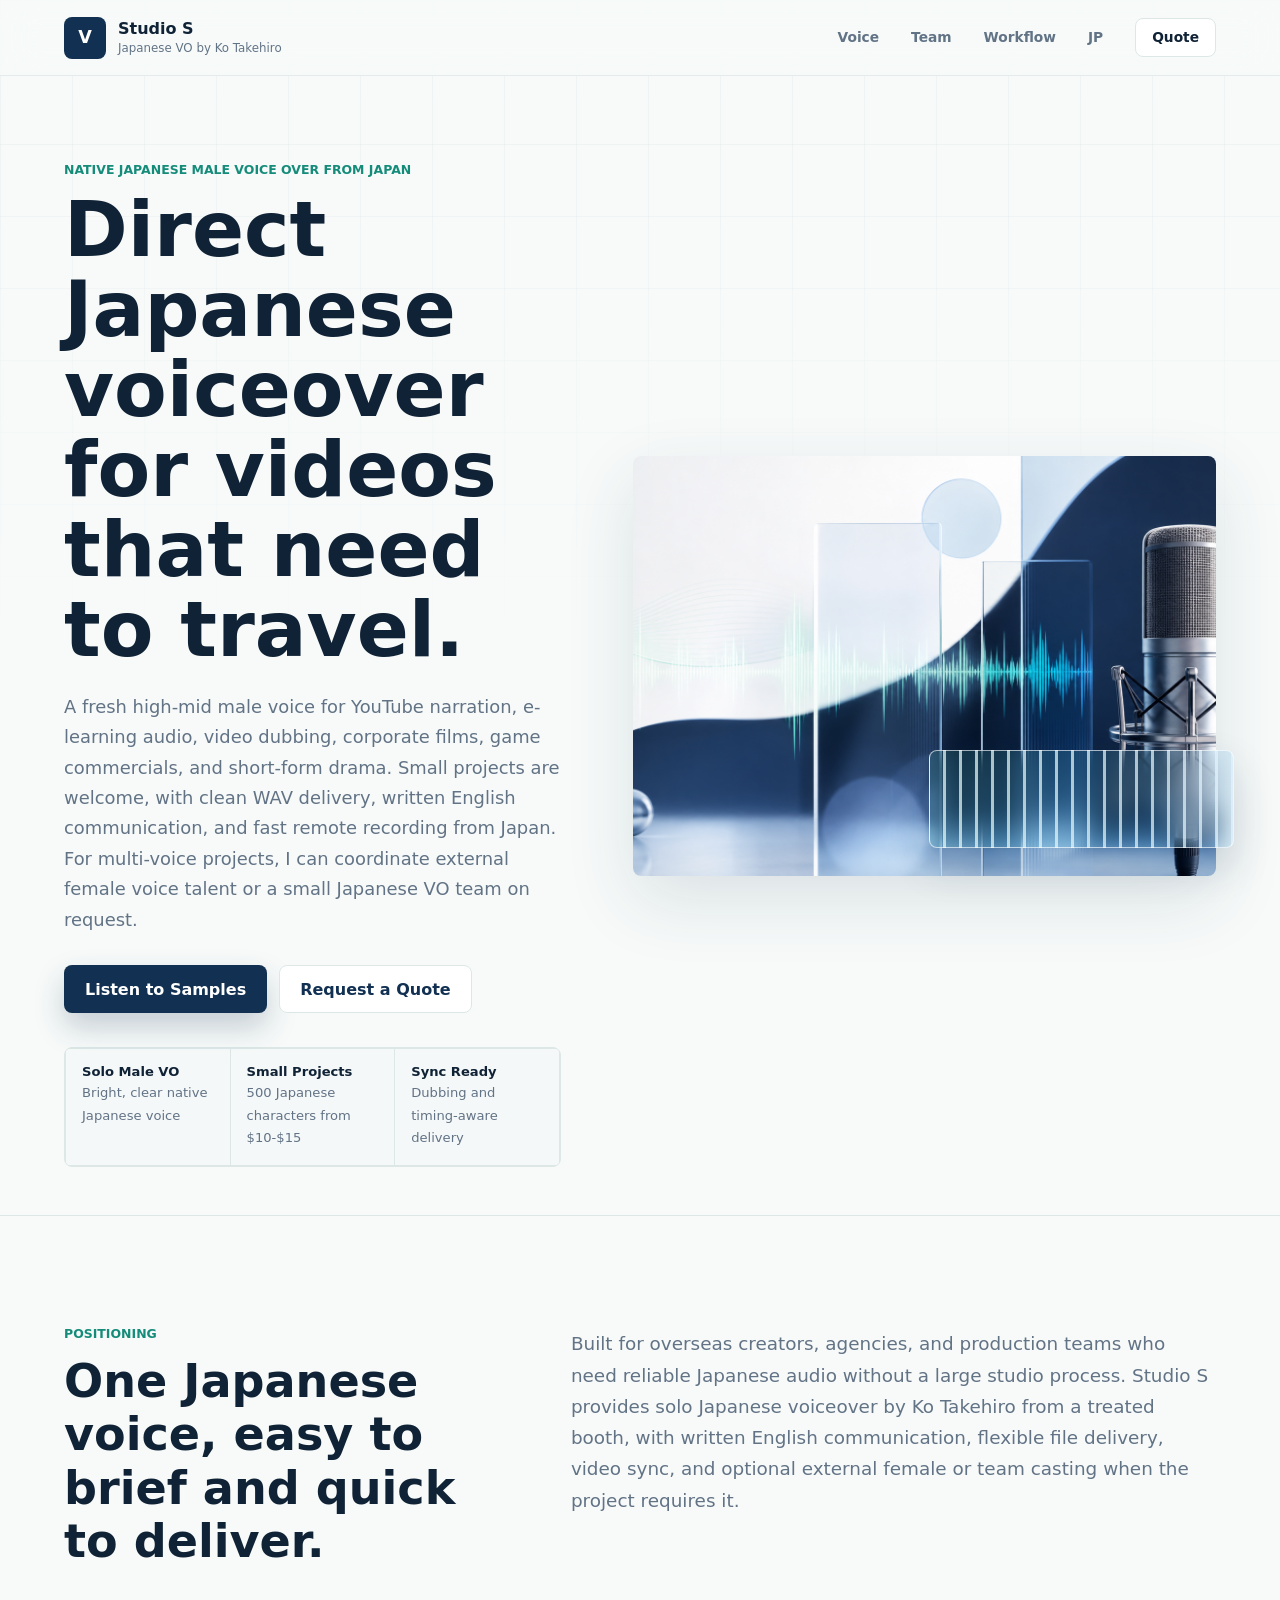
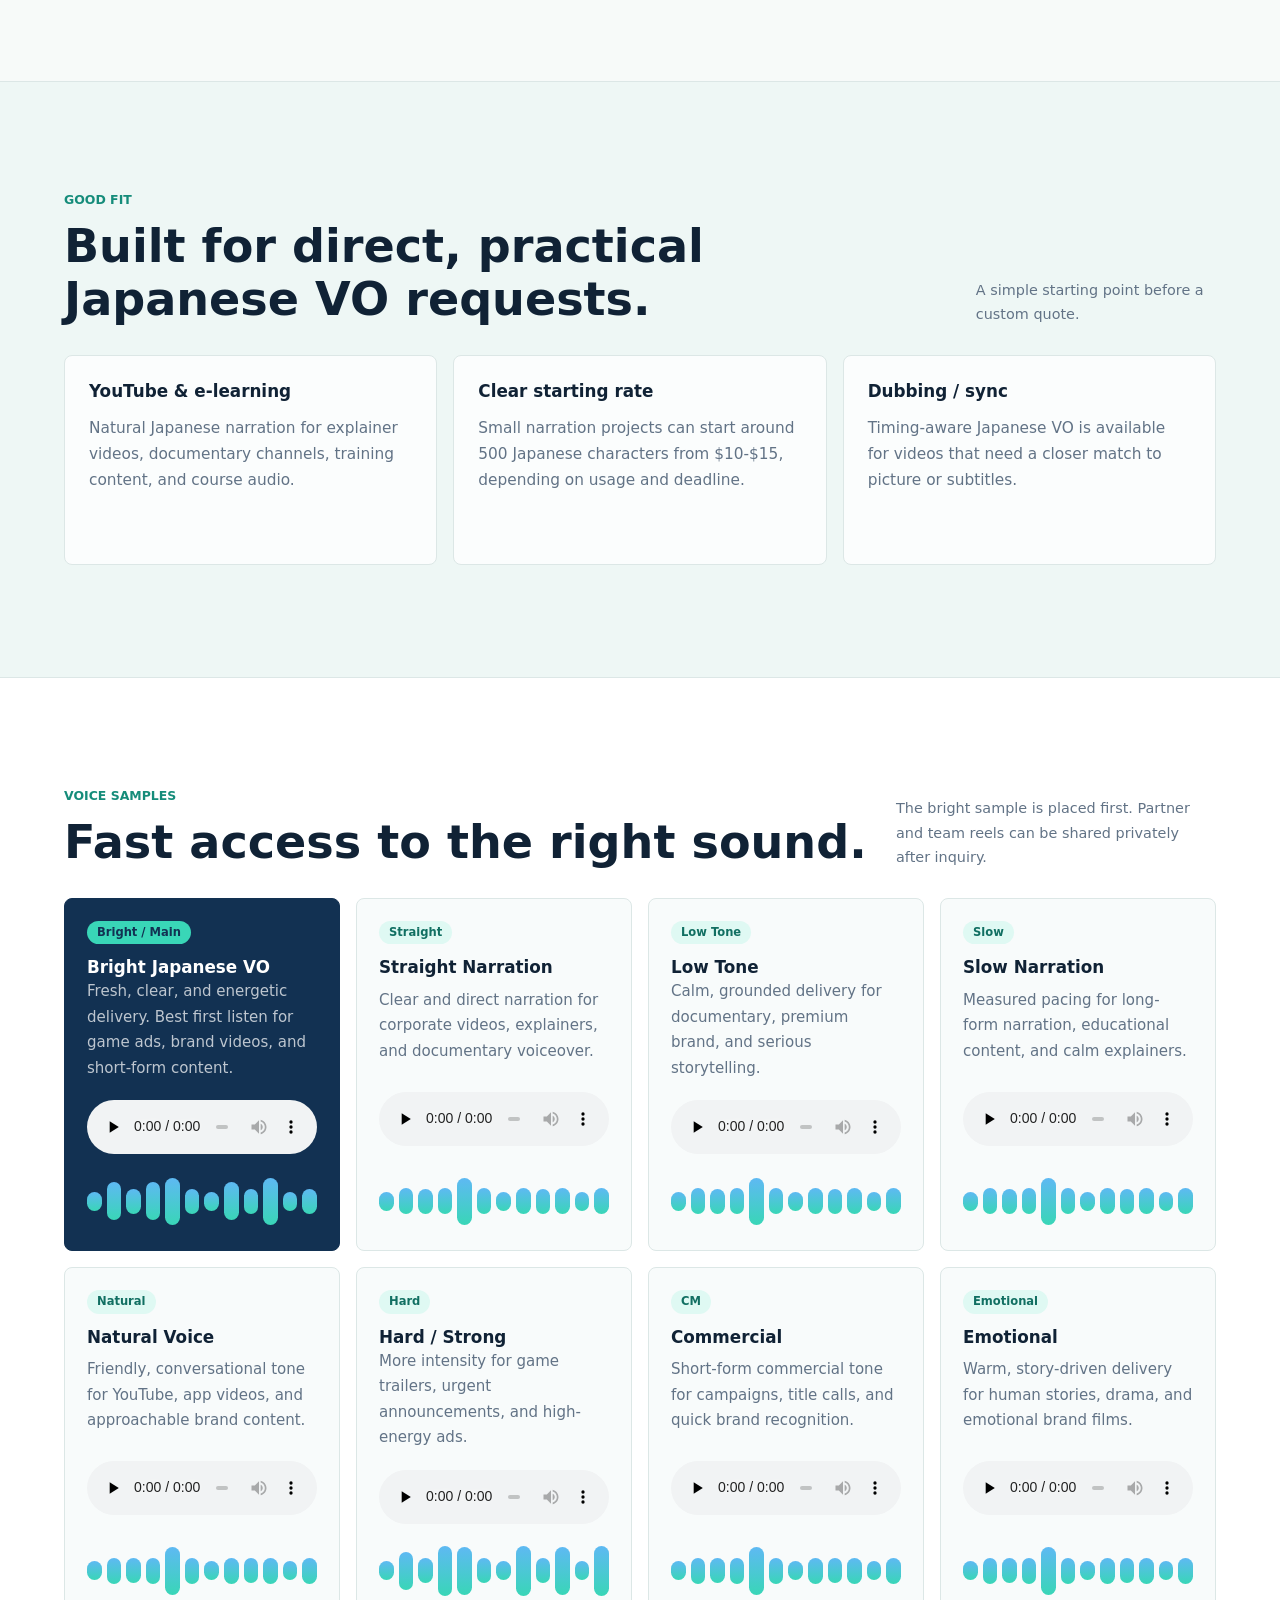
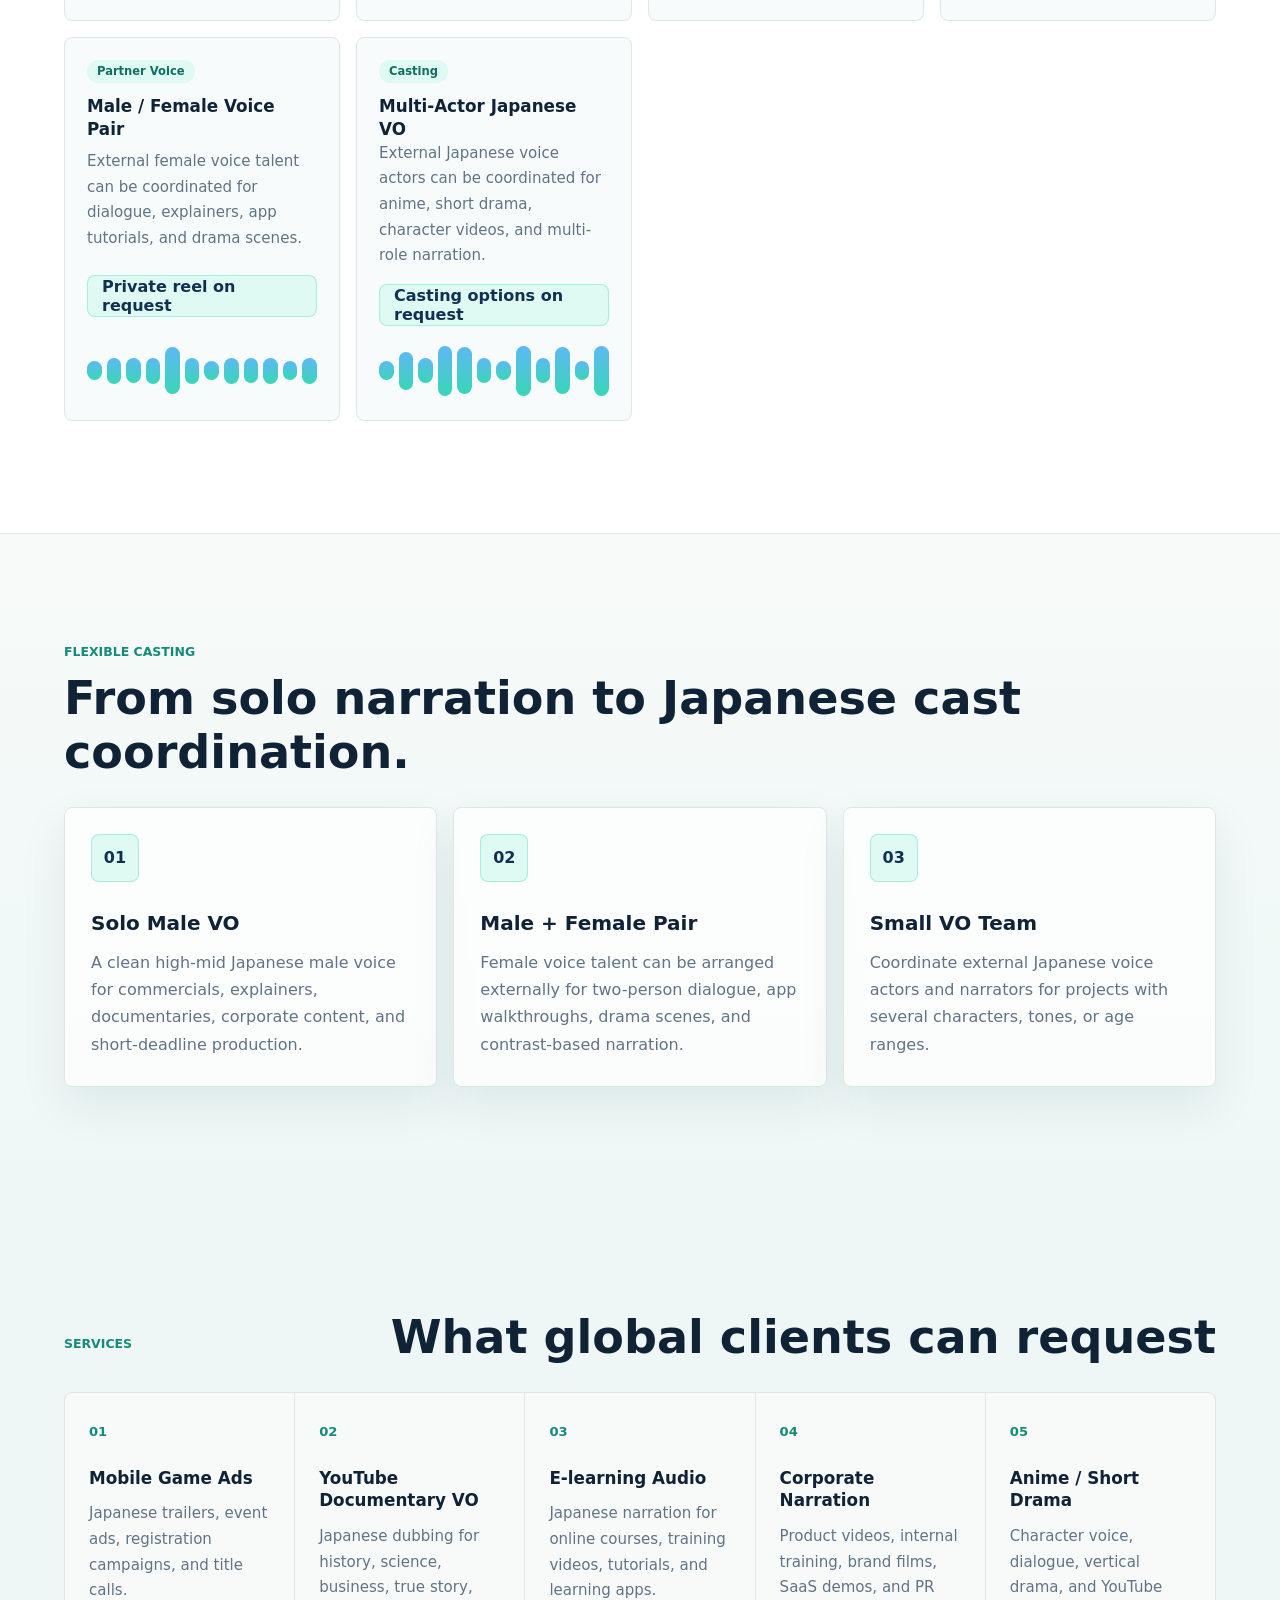
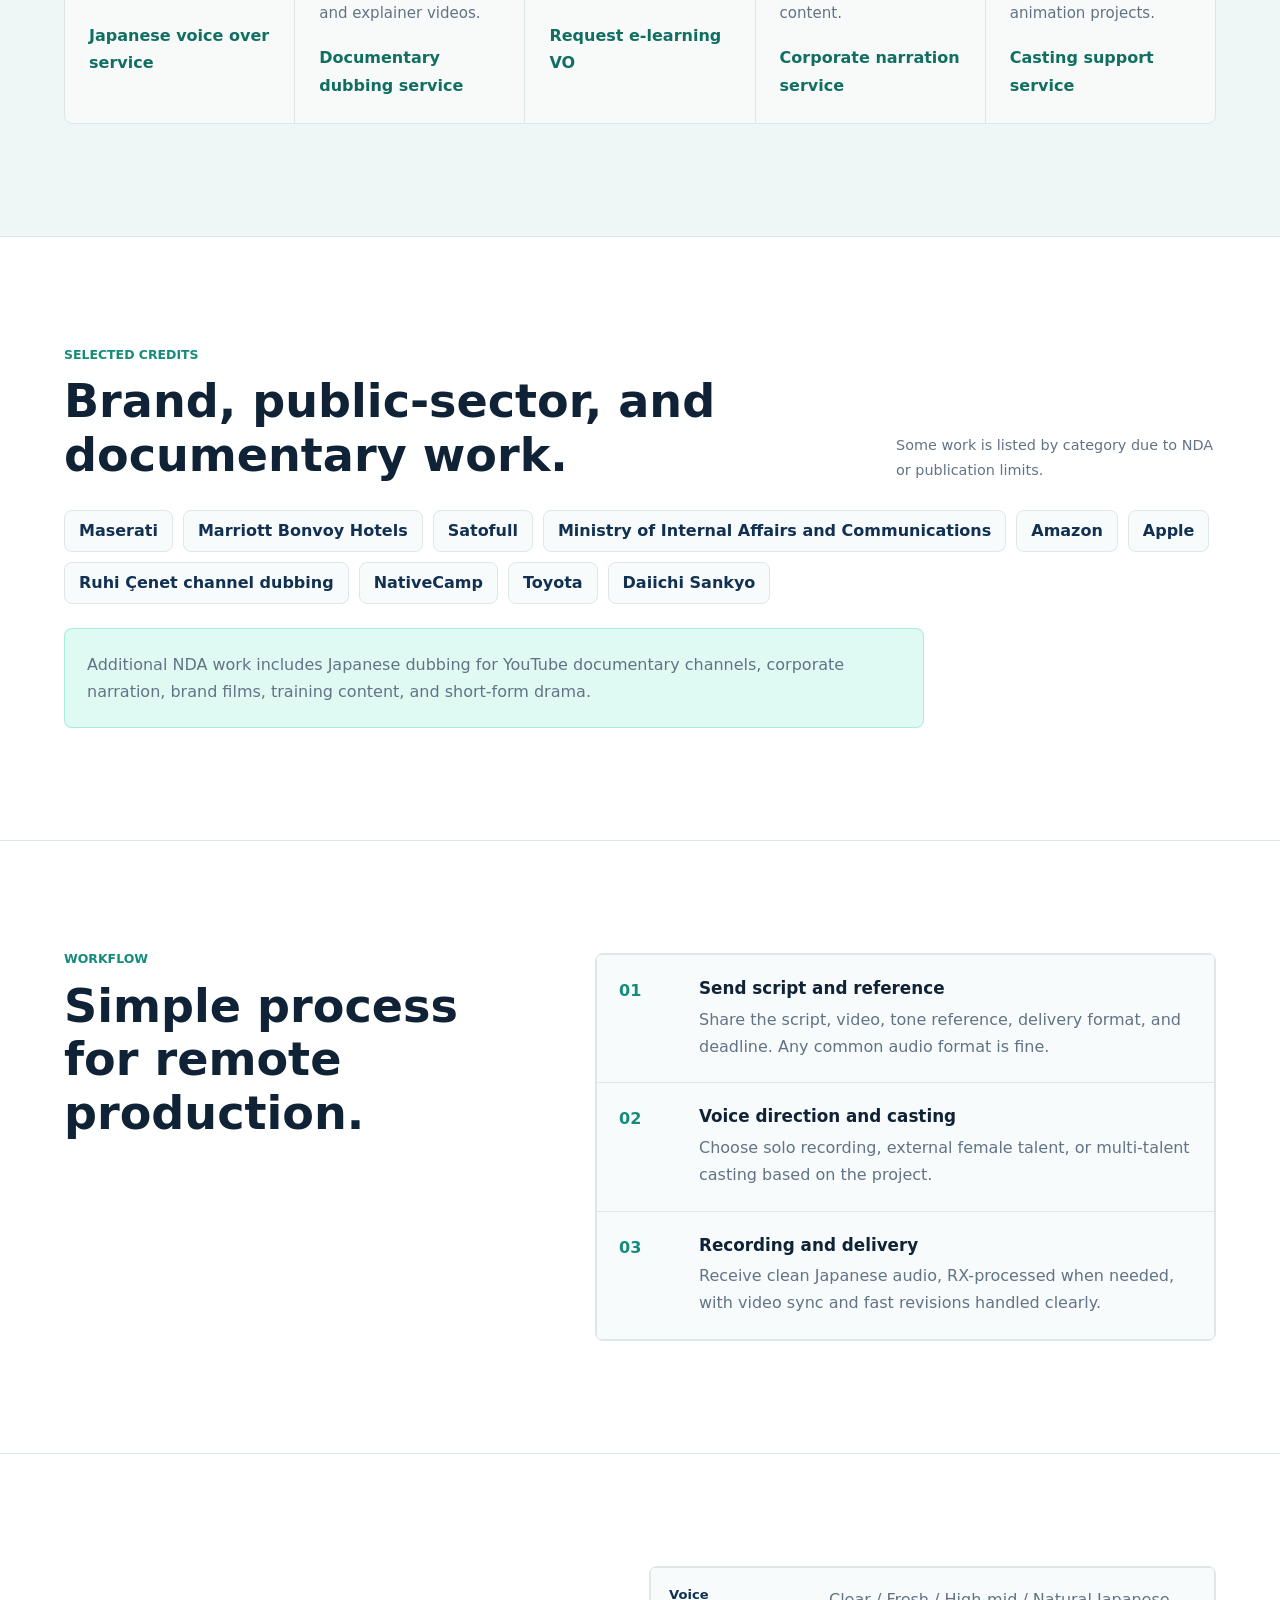
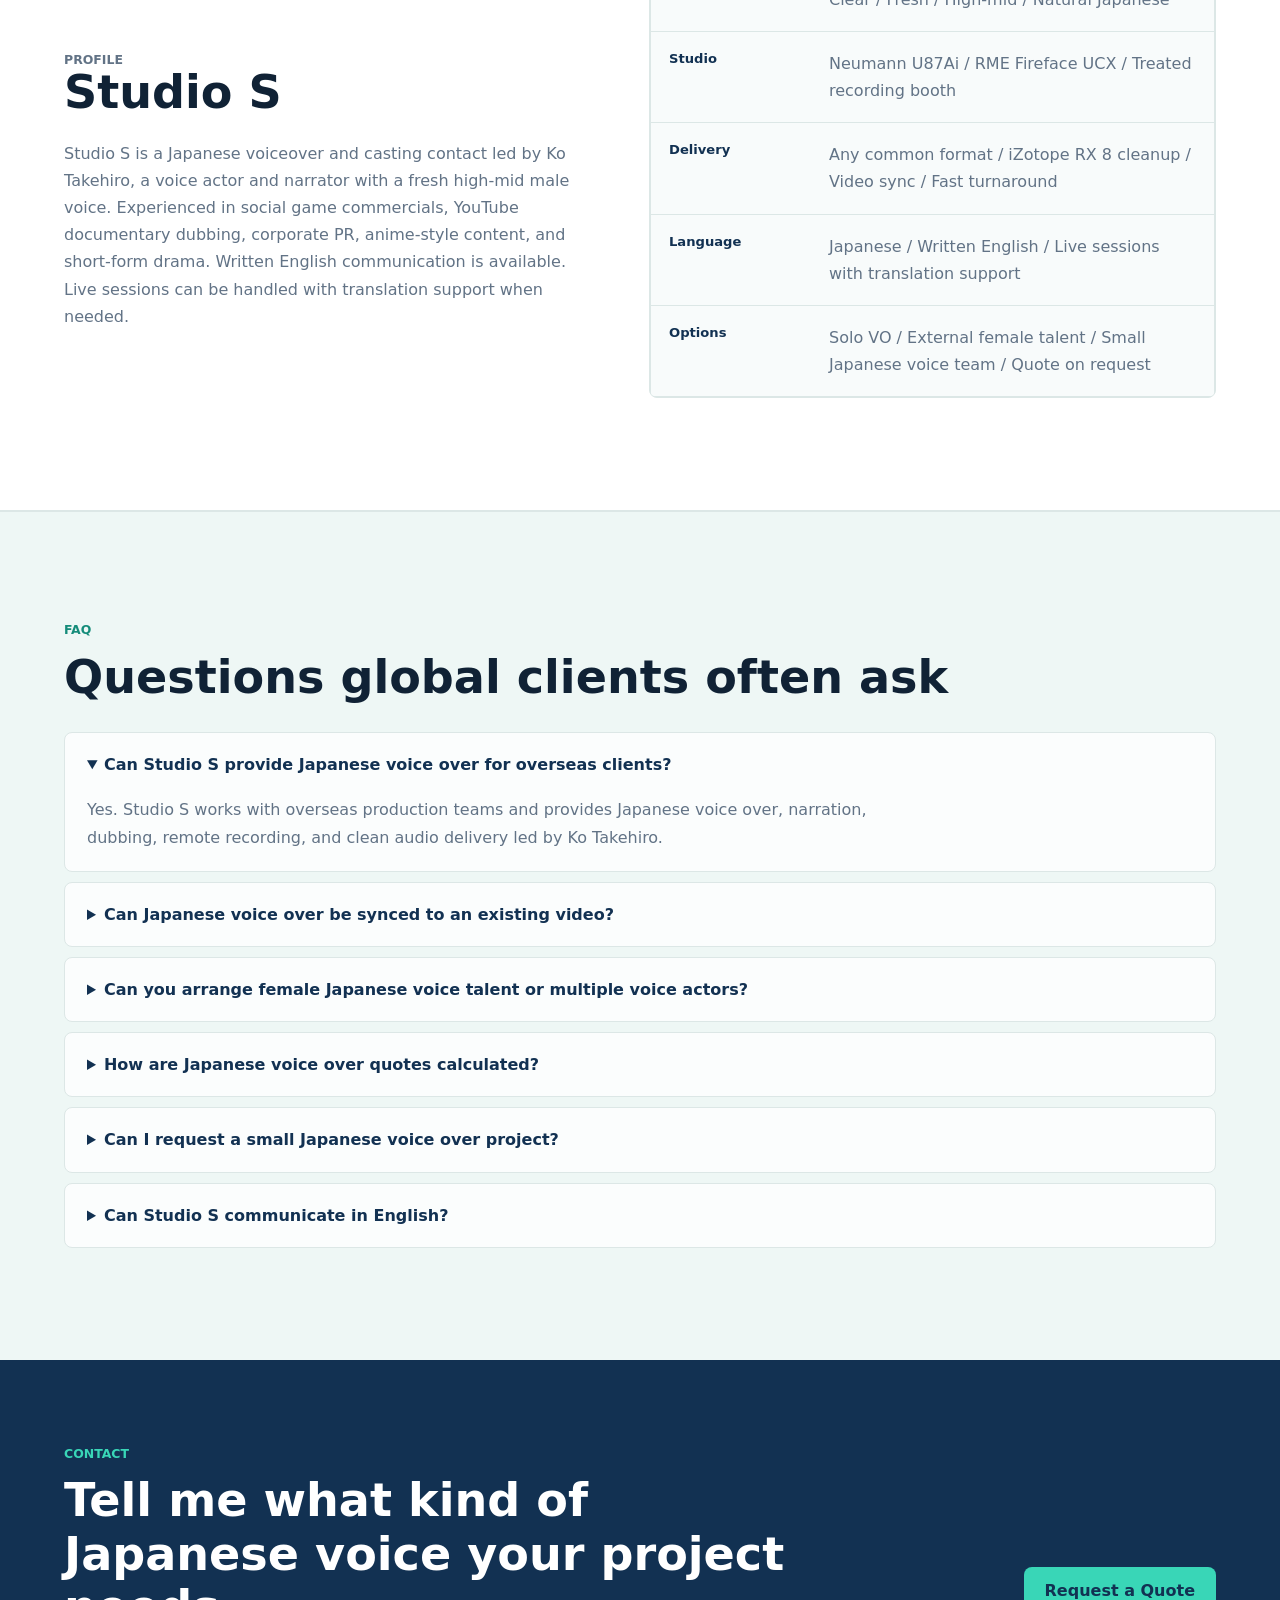
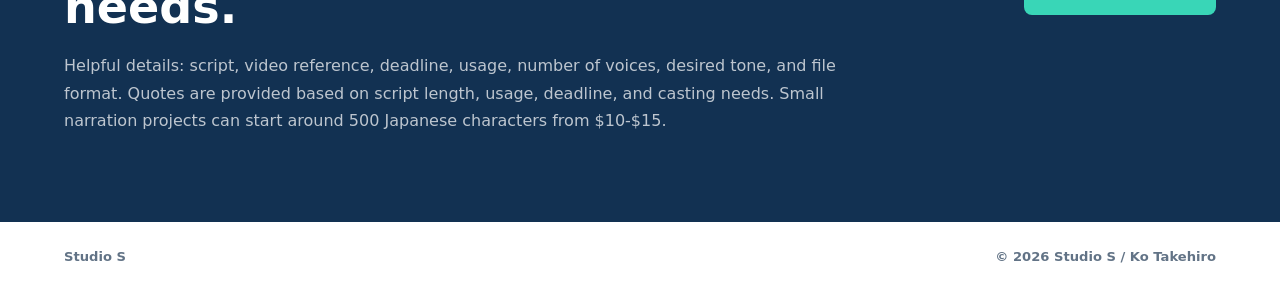
<file: en.html>
<!doctype html>
<html lang="en">
  <head>
    <script id="legacy-domain-redirect">
      if (location.hostname === "petisuke.github.io") {
        const newPath = location.pathname.replace(/^\/Studio-S/, "") || "/";
        location.replace("https://studio-s-voice.com" + newPath + location.search + location.hash);
      }
    </script>
    <meta charset="utf-8" />
    <meta name="viewport" content="width=device-width, initial-scale=1" />
    <title>Studio S | Japanese Voice Over</title>
    <link rel="canonical" href="https://studio-s-voice.com/" />
    <link rel="icon" href="assets/favicon.svg" type="image/svg+xml" />
    <meta http-equiv="refresh" content="0; url=./" />
    <meta name="robots" content="noindex" />
  </head>
  <body>
    <p><a href="./">Continue to Studio S</a></p>
  </body>
</html>
</file>
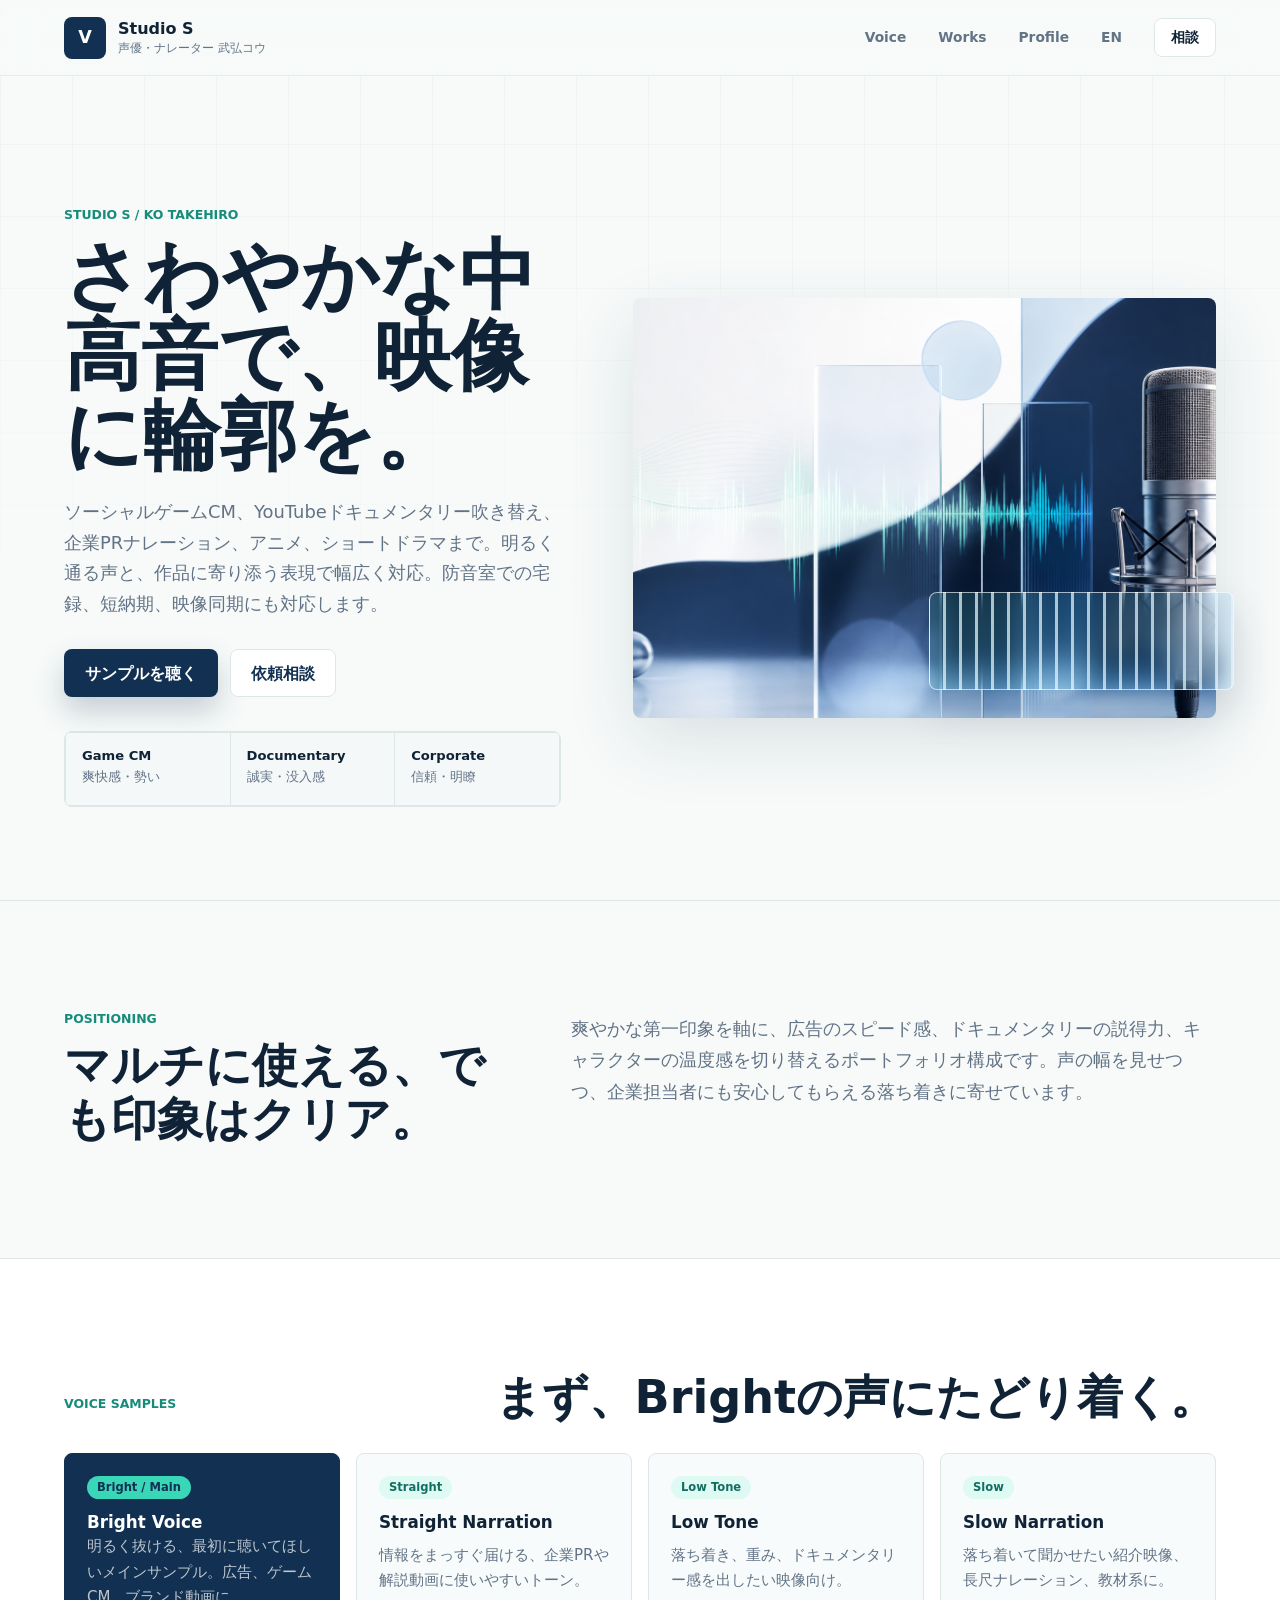
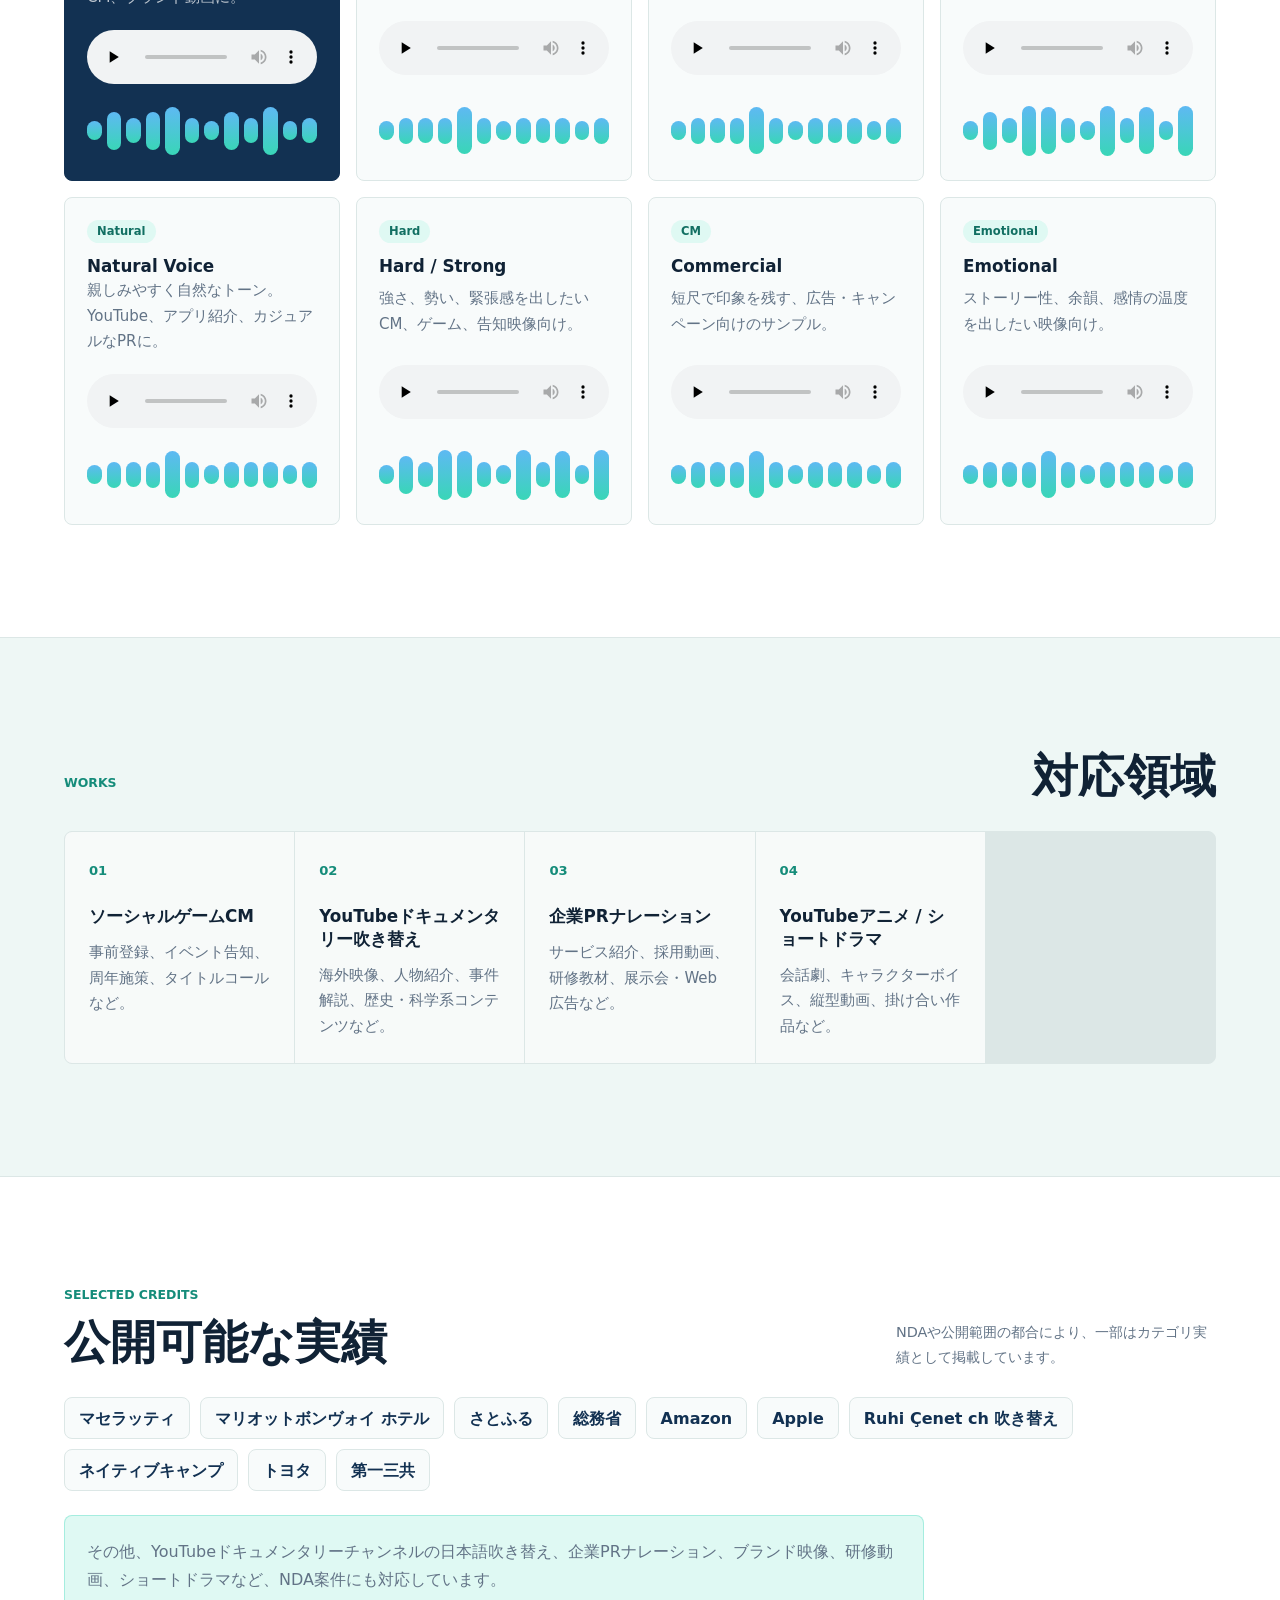
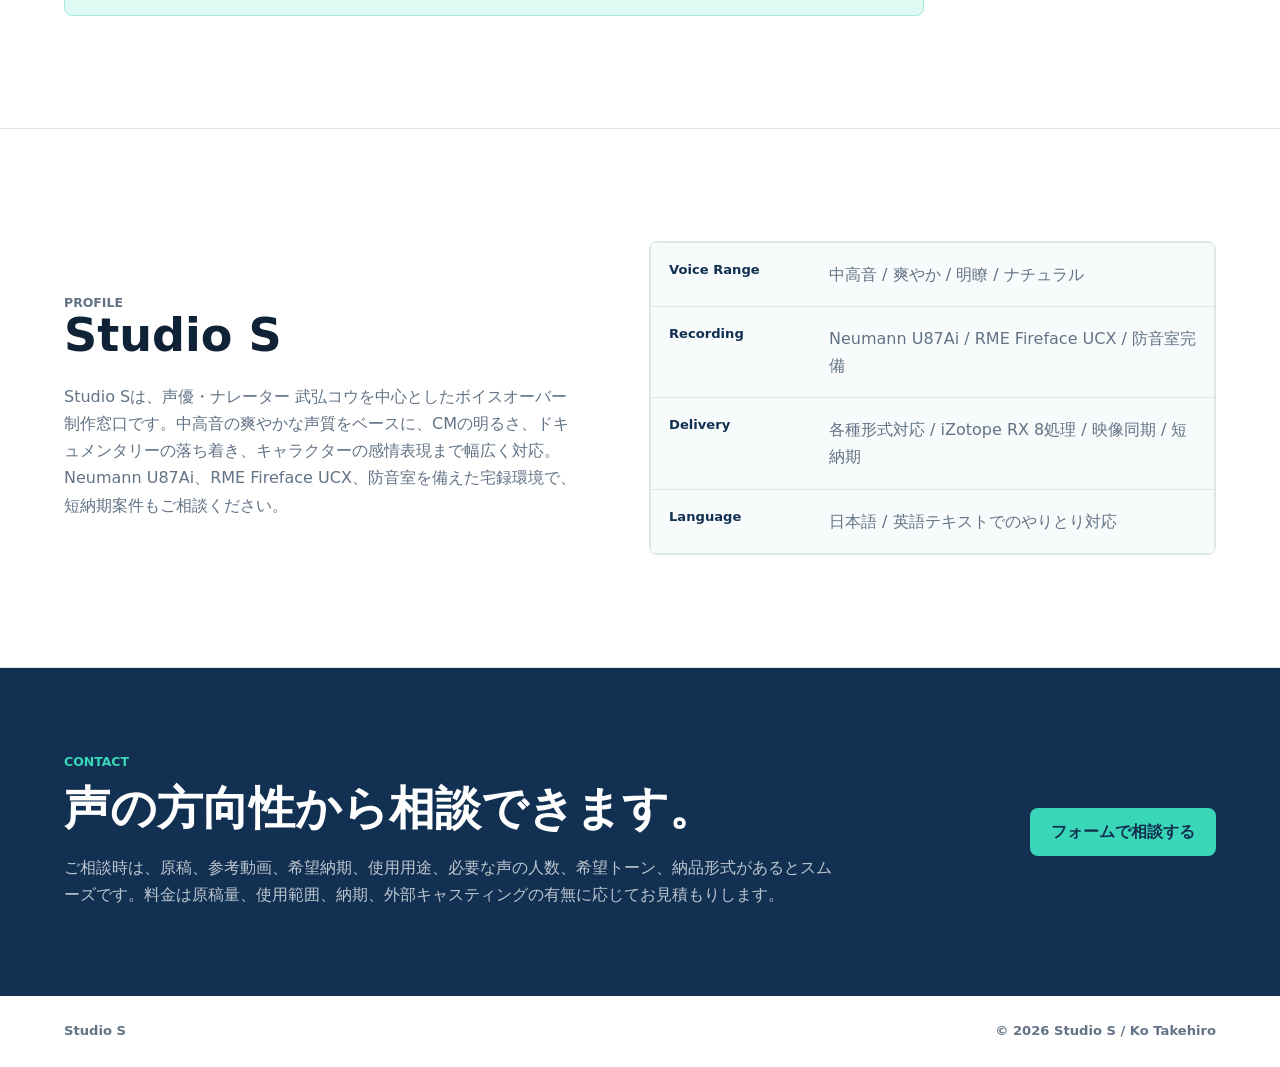
<file: ja.html>
<!doctype html>
<html lang="ja">
  <head>
    <script id="legacy-domain-redirect">
      if (location.hostname === "petisuke.github.io") {
        const newPath = location.pathname.replace(/^\/Studio-S/, "") || "/";
        location.replace("https://studio-s-voice.com" + newPath + location.search + location.hash);
      }
    </script>
    <meta charset="utf-8" />
    <meta name="viewport" content="width=device-width, initial-scale=1" />
    <title>Studio S | 声優・ナレーション・日本語ボイスオーバー</title>
    <meta
      name="description"
      content="Studio S。声優・ナレーター 武弘コウによる日本語ボイスオーバー、ナレーション、吹き替え、映像同期、短納期、外部キャスティング対応。"
    />
    <link rel="canonical" href="https://studio-s-voice.com/ja.html" />
    <link rel="icon" href="assets/favicon.svg" type="image/svg+xml" />
    <link rel="alternate" hreflang="en" href="https://studio-s-voice.com/" />
    <link rel="alternate" hreflang="ja" href="https://studio-s-voice.com/ja.html" />
    <link rel="alternate" hreflang="x-default" href="https://studio-s-voice.com/" />
    <meta property="og:type" content="website" />
    <meta property="og:site_name" content="Studio S" />
    <meta property="og:title" content="Studio S | 声優・ナレーション・日本語ボイスオーバー" />
    <meta property="og:description" content="武弘コウによる日本語ボイスオーバー、ナレーション、吹き替え、映像同期、短納期、外部キャスティング対応。" />
    <meta property="og:url" content="https://studio-s-voice.com/ja.html" />
    <meta property="og:image" content="https://studio-s-voice.com/assets/hero-voice.png" />
    <meta name="twitter:card" content="summary_large_image" />
    <script type="application/ld+json">
      {
        "@context": "https://schema.org",
        "@graph": [
          {
            "@type": "Organization",
            "@id": "https://studio-s-voice.com/#organization",
            "name": "Studio S",
            "url": "https://studio-s-voice.com/",
            "image": "https://studio-s-voice.com/assets/hero-voice.png",
            "founder": {
              "@type": "Person",
              "name": "Ko Takehiro",
              "alternateName": "武弘コウ",
              "jobTitle": "声優・ナレーター"
            },
            "areaServed": "Worldwide"
          },
          {
            "@type": "Service",
            "@id": "https://studio-s-voice.com/#service",
            "name": "日本語ボイスオーバー、ナレーション、吹き替え、キャスティング対応",
            "provider": {
              "@id": "https://studio-s-voice.com/#organization"
            },
            "serviceType": [
              "日本語ボイスオーバー",
              "ナレーション",
              "吹き替え",
              "YouTubeドキュメンタリー吹き替え",
              "企業PRナレーション",
              "声優キャスティング"
            ],
            "areaServed": "Worldwide"
          }
        ]
      }
    </script>
    <link rel="stylesheet" href="styles.css" />
  </head>
  <body>
    <header class="site-header" aria-label="サイトヘッダー">
      <a class="brand" href="#top" aria-label="トップへ">
        <span class="brand-mark">V</span>
        <span>
          <span class="brand-name">Studio S</span>
          <span class="brand-role">声優・ナレーター 武弘コウ</span>
        </span>
      </a>
      <nav class="nav" aria-label="メインナビゲーション">
        <a href="#voice">Voice</a>
        <a href="#works">Works</a>
        <a href="#profile">Profile</a>
        <a href="index.html">EN</a>
        <a class="nav-contact" href="quote-form-ja.html">相談</a>
      </nav>
    </header>

    <main id="top">
      <section class="hero">
        <div class="hero-copy">
          <p class="eyebrow">Studio S / Ko Takehiro</p>
          <h1>さわやかな中高音で、映像に輪郭を。</h1>
          <p class="lead">
            ソーシャルゲームCM、YouTubeドキュメンタリー吹き替え、企業PRナレーション、アニメ、ショートドラマまで。明るく通る声と、作品に寄り添う表現で幅広く対応。防音室での宅録、短納期、映像同期にも対応します。
          </p>
          <div class="hero-actions">
            <a class="button primary" href="#voice">サンプルを聴く</a>
            <a class="button ghost" href="quote-form-ja.html">依頼相談</a>
          </div>
          <dl class="hero-stats" aria-label="対応ジャンル">
            <div>
              <dt>Game CM</dt>
              <dd>爽快感・勢い</dd>
            </div>
            <div>
              <dt>Documentary</dt>
              <dd>誠実・没入感</dd>
            </div>
            <div>
              <dt>Corporate</dt>
              <dd>信頼・明瞭</dd>
            </div>
          </dl>
        </div>
        <div class="hero-visual" aria-label="声と映像を表す抽象ビジュアル">
          <img src="assets/hero-voice.png" alt="" />
        </div>
      </section>

      <section class="section intro" aria-labelledby="intro-title">
        <div>
          <p class="section-kicker">Positioning</p>
          <h2 id="intro-title">マルチに使える、でも印象はクリア。</h2>
        </div>
        <p>
          爽やかな第一印象を軸に、広告のスピード感、ドキュメンタリーの説得力、キャラクターの温度感を切り替えるポートフォリオ構成です。声の幅を見せつつ、企業担当者にも安心してもらえる落ち着きに寄せています。
        </p>
      </section>

      <section class="section voice-section" id="voice" aria-labelledby="voice-title">
        <div class="section-heading">
          <p class="section-kicker">Voice Samples</p>
          <h2 id="voice-title">まず、Brightの声にたどり着く。</h2>
        </div>
        <div class="voice-grid">
          <article class="voice-card featured">
            <div class="voice-card-header">
              <span class="tag">Bright / Main</span>
              <h3>Bright Voice</h3>
            </div>
            <p>明るく抜ける、最初に聴いてほしいメインサンプル。広告、ゲームCM、ブランド動画に。</p>
            <audio controls preload="none" src="assets/audio/voicesample1_bright.mp3"></audio>
            <div class="waveform" aria-hidden="true">
              <span></span><span></span><span></span><span></span><span></span><span></span>
              <span></span><span></span><span></span><span></span><span></span><span></span>
            </div>
          </article>
          <article class="voice-card">
            <div class="voice-card-header">
              <span class="tag">Straight</span>
              <h3>Straight Narration</h3>
            </div>
            <p>情報をまっすぐ届ける、企業PRや解説動画に使いやすいトーン。</p>
            <audio controls preload="none" src="assets/audio/voicesample2_straight.mp3"></audio>
            <div class="waveform calm" aria-hidden="true">
              <span></span><span></span><span></span><span></span><span></span><span></span>
              <span></span><span></span><span></span><span></span><span></span><span></span>
            </div>
          </article>
          <article class="voice-card">
            <div class="voice-card-header">
              <span class="tag">Low Tone</span>
              <h3>Low Tone</h3>
            </div>
            <p>落ち着き、重み、ドキュメンタリー感を出したい映像向け。</p>
            <audio controls preload="none" src="assets/audio/voicesample3_low-tone.mp3"></audio>
            <div class="waveform steady" aria-hidden="true">
              <span></span><span></span><span></span><span></span><span></span><span></span>
              <span></span><span></span><span></span><span></span><span></span><span></span>
            </div>
          </article>
          <article class="voice-card">
            <div class="voice-card-header">
              <span class="tag">Slow</span>
              <h3>Slow Narration</h3>
            </div>
            <p>落ち着いて聞かせたい紹介映像、長尺ナレーション、教材系に。</p>
            <audio controls preload="none" src="assets/audio/voicesample4_slow.mp3"></audio>
            <div class="waveform lively" aria-hidden="true">
              <span></span><span></span><span></span><span></span><span></span><span></span>
              <span></span><span></span><span></span><span></span><span></span><span></span>
            </div>
          </article>
          <article class="voice-card">
            <div class="voice-card-header">
              <span class="tag">Natural</span>
              <h3>Natural Voice</h3>
            </div>
            <p>親しみやすく自然なトーン。YouTube、アプリ紹介、カジュアルなPRに。</p>
            <audio controls preload="none" src="assets/audio/voicesample5_natural.mp3"></audio>
            <div class="waveform calm" aria-hidden="true">
              <span></span><span></span><span></span><span></span><span></span><span></span>
              <span></span><span></span><span></span><span></span><span></span><span></span>
            </div>
          </article>
          <article class="voice-card">
            <div class="voice-card-header">
              <span class="tag">Hard</span>
              <h3>Hard / Strong</h3>
            </div>
            <p>強さ、勢い、緊張感を出したいCM、ゲーム、告知映像向け。</p>
            <audio controls preload="none" src="assets/audio/voicesample6_hard.mp3"></audio>
            <div class="waveform lively" aria-hidden="true">
              <span></span><span></span><span></span><span></span><span></span><span></span>
              <span></span><span></span><span></span><span></span><span></span><span></span>
            </div>
          </article>
          <article class="voice-card">
            <div class="voice-card-header">
              <span class="tag">CM</span>
              <h3>Commercial</h3>
            </div>
            <p>短尺で印象を残す、広告・キャンペーン向けのサンプル。</p>
            <audio controls preload="none" src="assets/audio/voicesample7_cm.mp3"></audio>
            <div class="waveform steady" aria-hidden="true">
              <span></span><span></span><span></span><span></span><span></span><span></span>
              <span></span><span></span><span></span><span></span><span></span><span></span>
            </div>
          </article>
          <article class="voice-card">
            <div class="voice-card-header">
              <span class="tag">Emotional</span>
              <h3>Emotional</h3>
            </div>
            <p>ストーリー性、余韻、感情の温度を出したい映像向け。</p>
            <audio controls preload="none" src="assets/audio/voicesample8_emotional.mp3"></audio>
            <div class="waveform calm" aria-hidden="true">
              <span></span><span></span><span></span><span></span><span></span><span></span>
              <span></span><span></span><span></span><span></span><span></span><span></span>
            </div>
          </article>
        </div>
      </section>

      <section class="section works-section" id="works" aria-labelledby="works-title">
        <div class="section-heading">
          <p class="section-kicker">Works</p>
          <h2 id="works-title">対応領域</h2>
        </div>
        <div class="works-list">
          <article>
            <span>01</span>
            <h3>ソーシャルゲームCM</h3>
            <p>事前登録、イベント告知、周年施策、タイトルコールなど。</p>
          </article>
          <article>
            <span>02</span>
            <h3>YouTubeドキュメンタリー吹き替え</h3>
            <p>海外映像、人物紹介、事件解説、歴史・科学系コンテンツなど。</p>
          </article>
          <article>
            <span>03</span>
            <h3>企業PRナレーション</h3>
            <p>サービス紹介、採用動画、研修教材、展示会・Web広告など。</p>
          </article>
          <article>
            <span>04</span>
            <h3>YouTubeアニメ / ショートドラマ</h3>
            <p>会話劇、キャラクターボイス、縦型動画、掛け合い作品など。</p>
          </article>
        </div>
      </section>

      <section class="section credits-section" aria-labelledby="credits-title">
        <div class="section-heading">
          <div>
            <p class="section-kicker">Selected Credits</p>
            <h2 id="credits-title">公開可能な実績</h2>
          </div>
          <p class="section-note">NDAや公開範囲の都合により、一部はカテゴリ実績として掲載しています。</p>
        </div>
        <div class="credit-cloud" aria-label="公開可能な実績名">
          <span>マセラッティ</span>
          <span>マリオットボンヴォイ ホテル</span>
          <span>さとふる</span>
          <span>総務省</span>
          <span>Amazon</span>
          <span>Apple</span>
          <span>Ruhi Çenet ch 吹き替え</span>
          <span>ネイティブキャンプ</span>
          <span>トヨタ</span>
          <span>第一三共</span>
        </div>
        <div class="nda-note">
          <p>
            その他、YouTubeドキュメンタリーチャンネルの日本語吹き替え、企業PRナレーション、ブランド映像、研修動画、ショートドラマなど、NDA案件にも対応しています。
          </p>
        </div>
      </section>

      <section class="section profile-section" id="profile" aria-labelledby="profile-title">
        <div class="profile-panel">
          <p class="section-kicker">Profile</p>
          <h2 id="profile-title">Studio S</h2>
          <p>
            Studio Sは、声優・ナレーター 武弘コウを中心としたボイスオーバー制作窓口です。中高音の爽やかな声質をベースに、CMの明るさ、ドキュメンタリーの落ち着き、キャラクターの感情表現まで幅広く対応。Neumann U87Ai、RME Fireface UCX、防音室を備えた宅録環境で、短納期案件もご相談ください。
          </p>
        </div>
        <dl class="profile-data">
          <div>
            <dt>Voice Range</dt>
            <dd>中高音 / 爽やか / 明瞭 / ナチュラル</dd>
          </div>
          <div>
            <dt>Recording</dt>
            <dd>Neumann U87Ai / RME Fireface UCX / 防音室完備</dd>
          </div>
          <div>
            <dt>Delivery</dt>
            <dd>各種形式対応 / iZotope RX 8処理 / 映像同期 / 短納期</dd>
          </div>
          <div>
            <dt>Language</dt>
            <dd>日本語 / 英語テキストでのやりとり対応</dd>
          </div>
        </dl>
      </section>

      <section class="contact-section" id="contact" aria-labelledby="contact-title">
        <div>
          <p class="section-kicker">Contact</p>
          <h2 id="contact-title">声の方向性から相談できます。</h2>
          <p class="contact-note">
            ご相談時は、原稿、参考動画、希望納期、使用用途、必要な声の人数、希望トーン、納品形式があるとスムーズです。料金は原稿量、使用範囲、納期、外部キャスティングの有無に応じてお見積もりします。
          </p>
        </div>
        <a class="button primary" href="quote-form-ja.html">フォームで相談する</a>
      </section>
    </main>

    <footer class="footer">
      <span>Studio S</span>
      <span>© 2026 Studio S / Ko Takehiro</span>
    </footer>

    <script src="script.js"></script>
  </body>
</html>
</file>
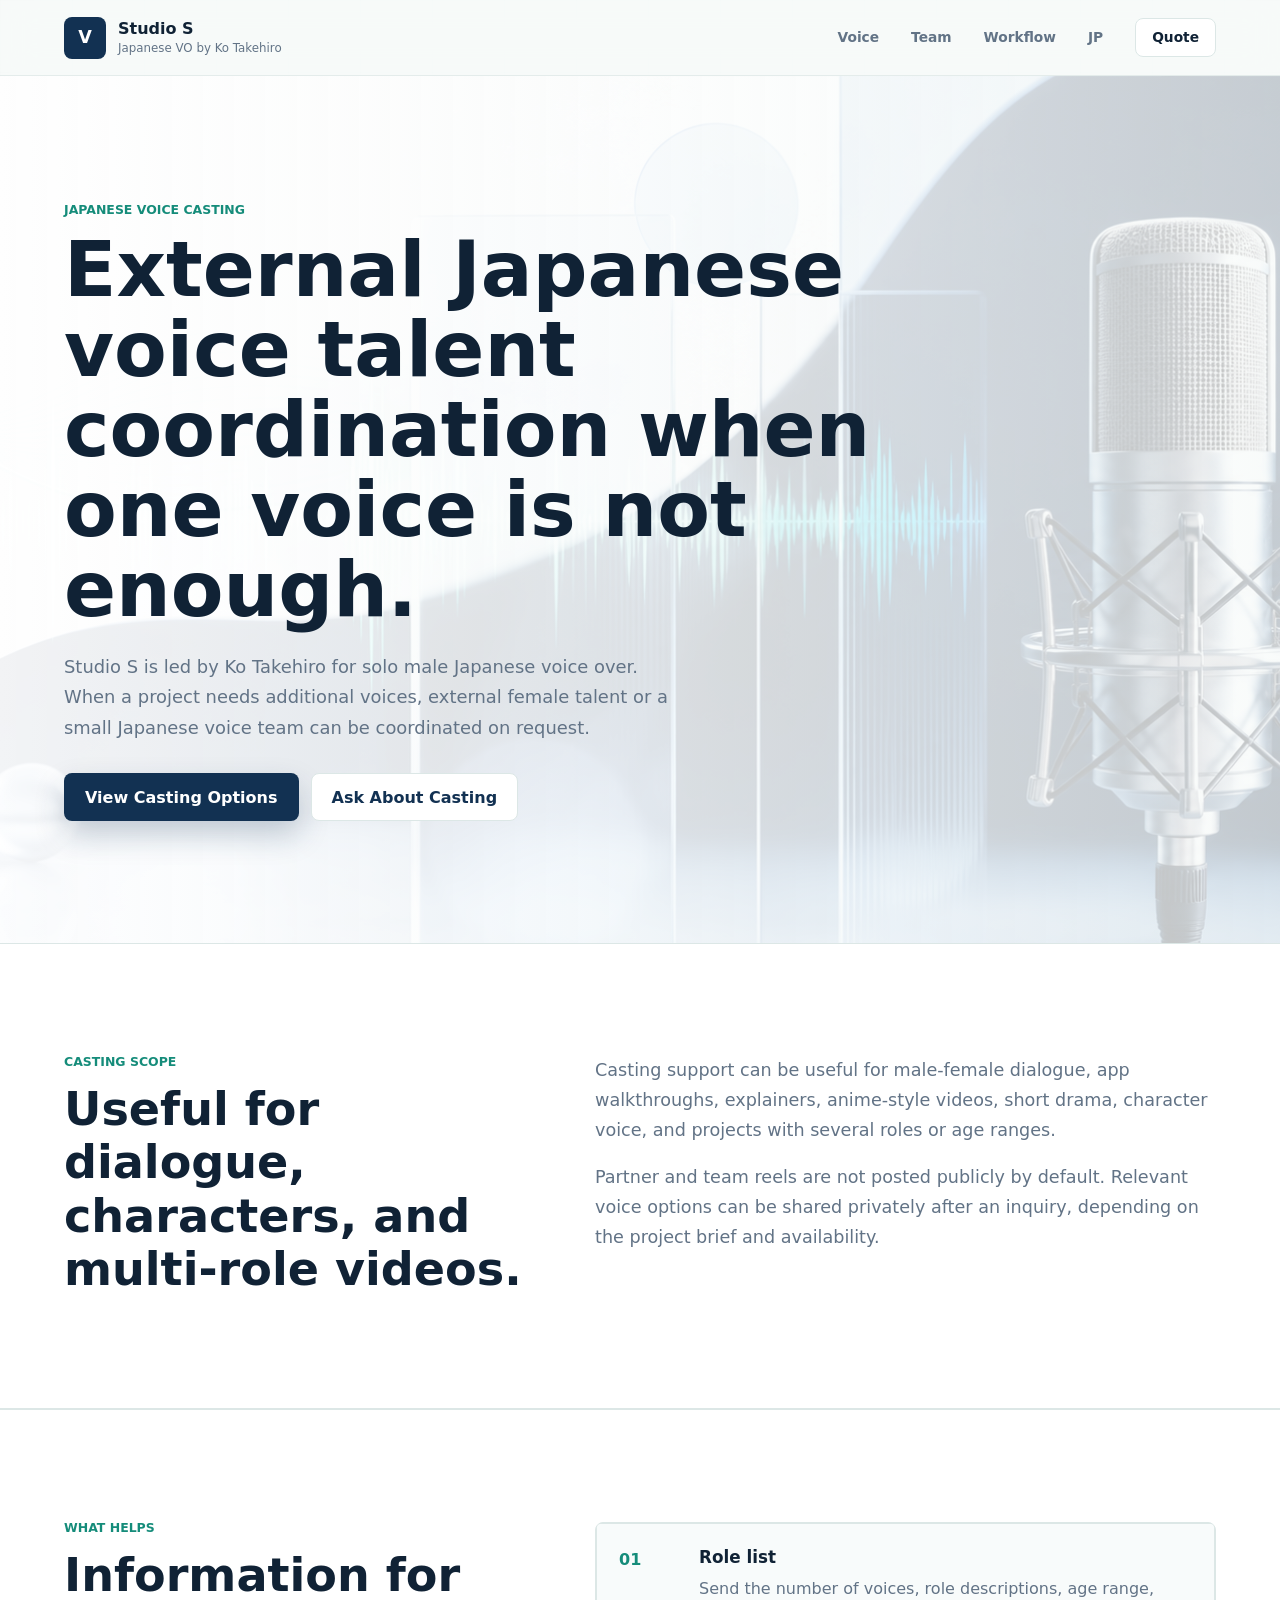
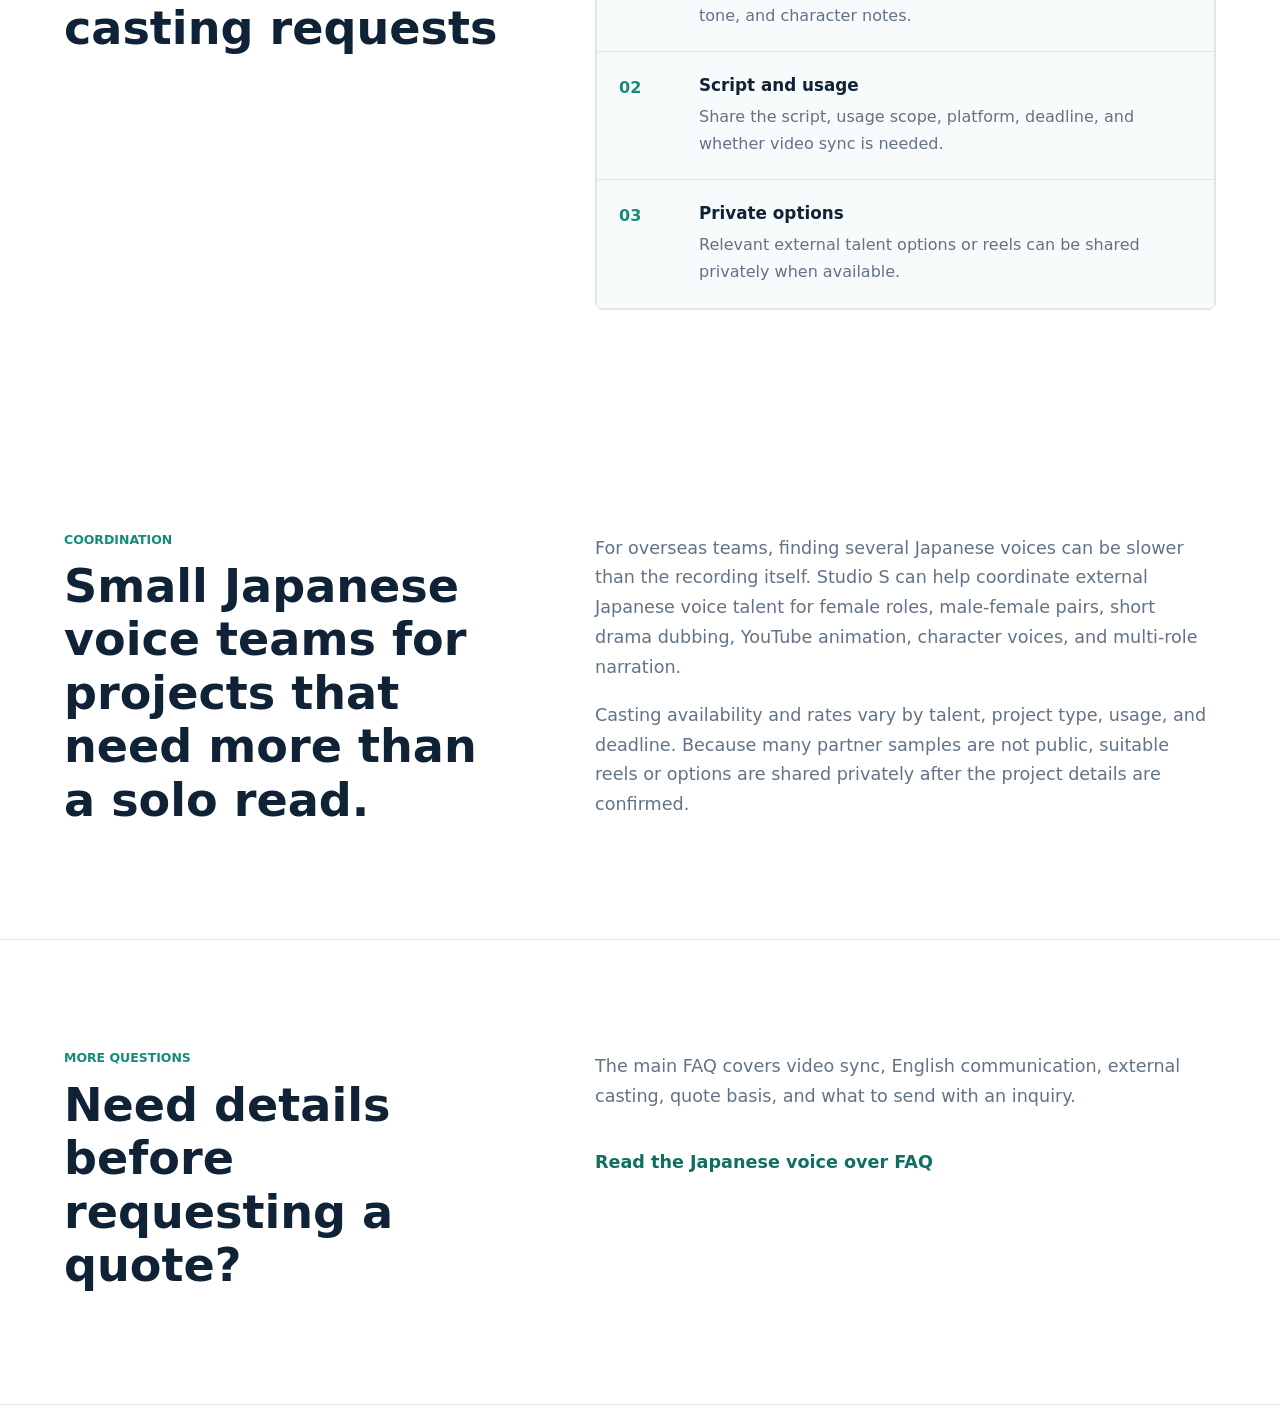
<file: japanese-voice-casting.html>
<!doctype html>
<html lang="en">
  <head>
    <script id="legacy-domain-redirect">
      if (location.hostname === "petisuke.github.io") {
        const newPath = location.pathname.replace(/^\/Studio-S/, "") || "/";
        location.replace("https://studio-s-voice.com" + newPath + location.search + location.hash);
      }
    </script>
    <meta charset="utf-8" />
    <meta name="viewport" content="width=device-width, initial-scale=1" />
    <title>Japanese Voice Casting Support | Studio S</title>
    <meta
      name="description"
      content="Japanese voice casting support for external female voice talent, male-female pairs, small voice teams, anime, short drama, and multi-role narration."
    />
    <link rel="canonical" href="https://studio-s-voice.com/japanese-voice-casting.html" />
    <link rel="icon" href="assets/favicon.svg" type="image/svg+xml" />
    <meta property="og:type" content="website" />
    <meta property="og:site_name" content="Studio S" />
    <meta property="og:title" content="Japanese Voice Casting Support | Studio S" />
    <meta property="og:description" content="External Japanese voice talent coordination for female voice, male-female pairs, and small voice teams." />
    <meta property="og:url" content="https://studio-s-voice.com/japanese-voice-casting.html" />
    <meta property="og:image" content="https://studio-s-voice.com/assets/hero-voice.png" />
    <meta name="twitter:card" content="summary_large_image" />
    <link rel="stylesheet" href="styles.css" />
  </head>
  <body>
    <header class="site-header" aria-label="Site header">
      <a class="brand" href="./" aria-label="Studio S home">
        <span class="brand-mark">V</span>
        <span>
          <span class="brand-name">Studio S</span>
          <span class="brand-role">Japanese VO by Ko Takehiro</span>
        </span>
      </a>
      <nav class="nav" aria-label="Main navigation">
        <a href="./#voice">Voice</a>
        <a href="./#team">Team</a>
        <a href="./#workflow">Workflow</a>
        <a href="ja.html">JP</a>
        <a class="nav-contact" href="quote-form.html">Quote</a>
      </nav>
    </header>

    <main>
      <section class="service-hero">
        <p class="eyebrow">Japanese Voice Casting</p>
        <h1>External Japanese voice talent coordination when one voice is not enough.</h1>
        <p class="lead">
          Studio S is led by Ko Takehiro for solo male Japanese voice over. When a
          project needs additional voices, external female talent or a small Japanese
          voice team can be coordinated on request.
        </p>
        <div class="hero-actions">
          <a class="button primary" href="./#team">View Casting Options</a>
          <a class="button ghost" href="quote-form.html">Ask About Casting</a>
        </div>
      </section>

      <section class="section service-content">
        <div>
          <p class="section-kicker">Casting Scope</p>
          <h2>Useful for dialogue, characters, and multi-role videos.</h2>
        </div>
        <div class="service-copy">
          <p>
            Casting support can be useful for male-female dialogue, app walkthroughs,
            explainers, anime-style videos, short drama, character voice, and projects
            with several roles or age ranges.
          </p>
          <p>
            Partner and team reels are not posted publicly by default. Relevant voice
            options can be shared privately after an inquiry, depending on the project
            brief and availability.
          </p>
        </div>
      </section>

      <section class="section workflow-section">
        <div>
          <p class="section-kicker">What Helps</p>
          <h2>Information for casting requests</h2>
        </div>
        <ol class="workflow-list">
          <li>
            <span>01</span>
            <h3>Role list</h3>
            <p>Send the number of voices, role descriptions, age range, tone, and character notes.</p>
          </li>
          <li>
            <span>02</span>
            <h3>Script and usage</h3>
            <p>Share the script, usage scope, platform, deadline, and whether video sync is needed.</p>
          </li>
          <li>
            <span>03</span>
            <h3>Private options</h3>
            <p>Relevant external talent options or reels can be shared privately when available.</p>
          </li>
        </ol>
      </section>

      <section class="section service-content">
        <div>
          <p class="section-kicker">Coordination</p>
          <h2>Small Japanese voice teams for projects that need more than a solo read.</h2>
        </div>
        <div class="service-copy">
          <p>
            For overseas teams, finding several Japanese voices can be slower than
            the recording itself. Studio S can help coordinate external Japanese
            voice talent for female roles, male-female pairs, short drama dubbing,
            YouTube animation, character voices, and multi-role narration.
          </p>
          <p>
            Casting availability and rates vary by talent, project type, usage, and
            deadline. Because many partner samples are not public, suitable reels or
            options are shared privately after the project details are confirmed.
          </p>
        </div>
      </section>

      <section class="section service-content">
        <div>
          <p class="section-kicker">More Questions</p>
          <h2>Need details before requesting a quote?</h2>
        </div>
        <div class="service-copy">
          <p>
            The main FAQ covers video sync, English communication, external casting,
            quote basis, and what to send with an inquiry.
          </p>
          <a class="text-link" href="./#faq">Read the Japanese voice over FAQ</a>
        </div>
      </section>
    </main>
  </body>
</html>
</file>
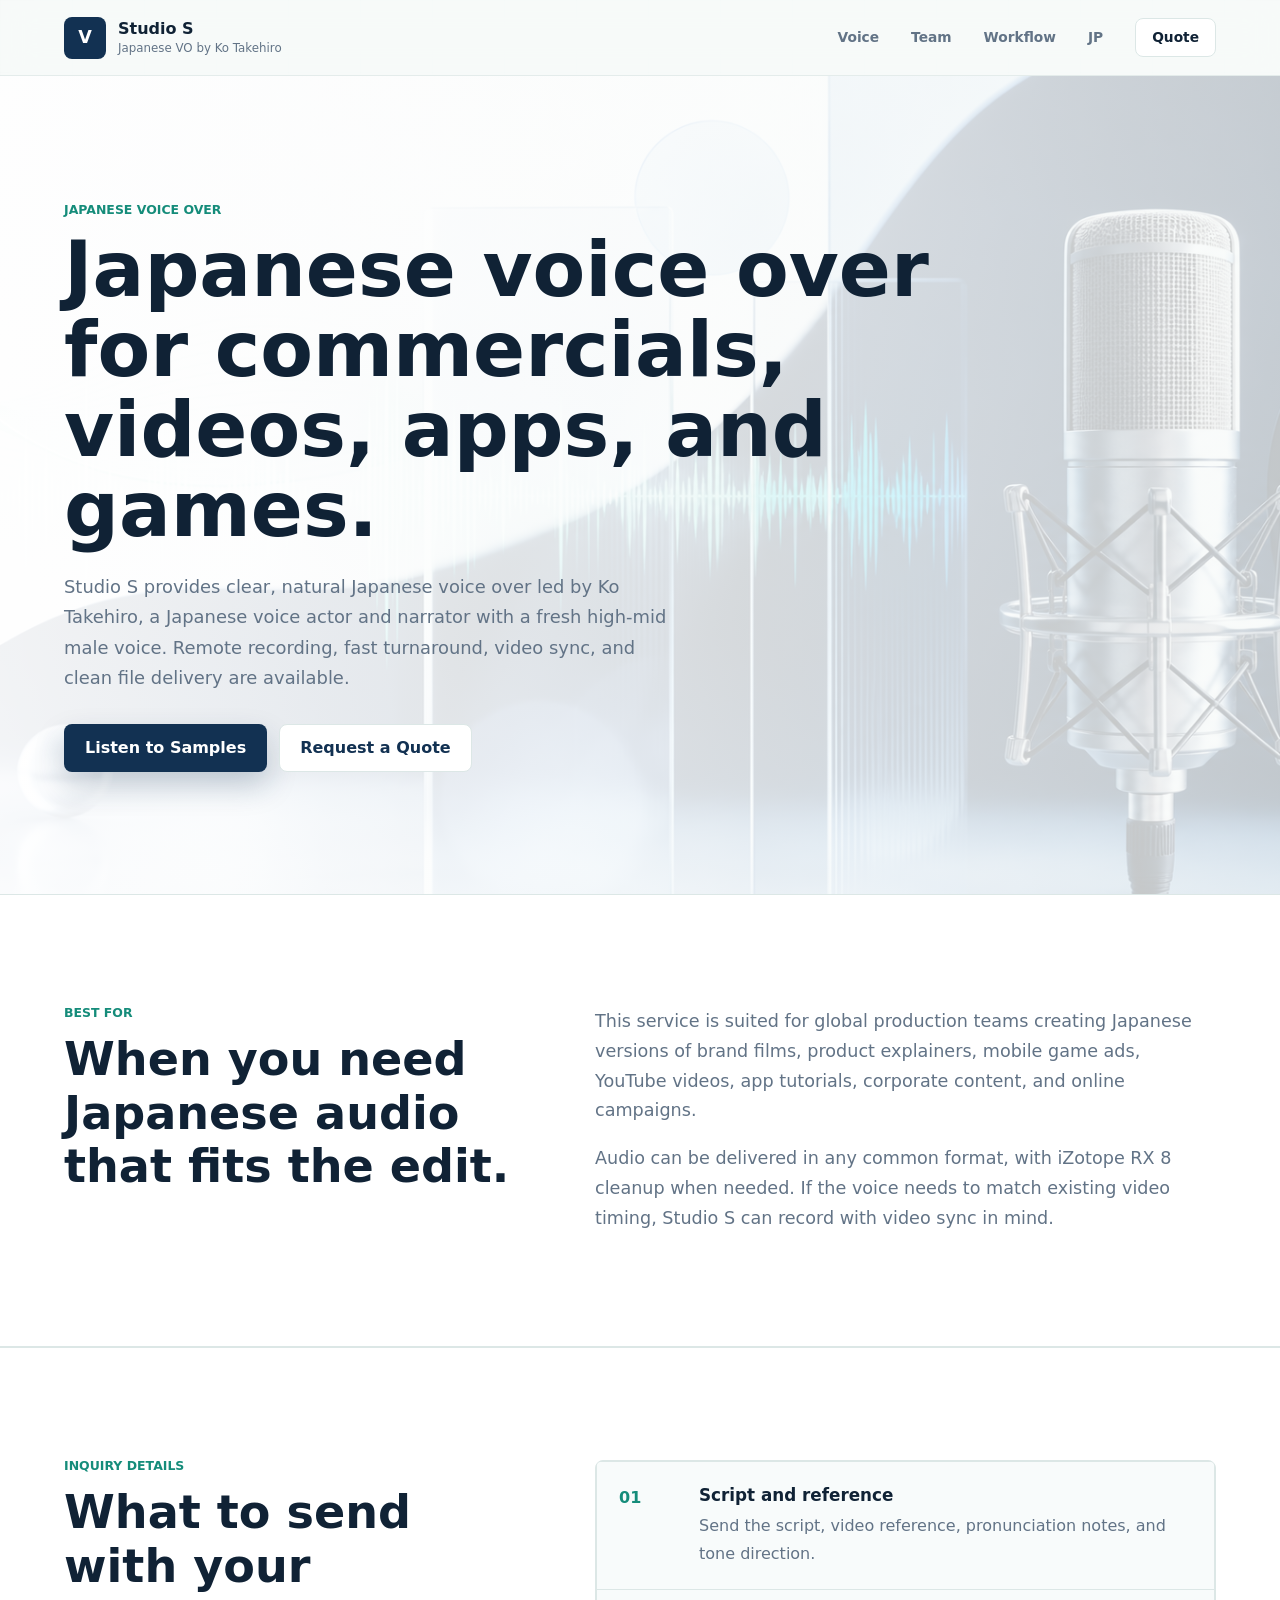
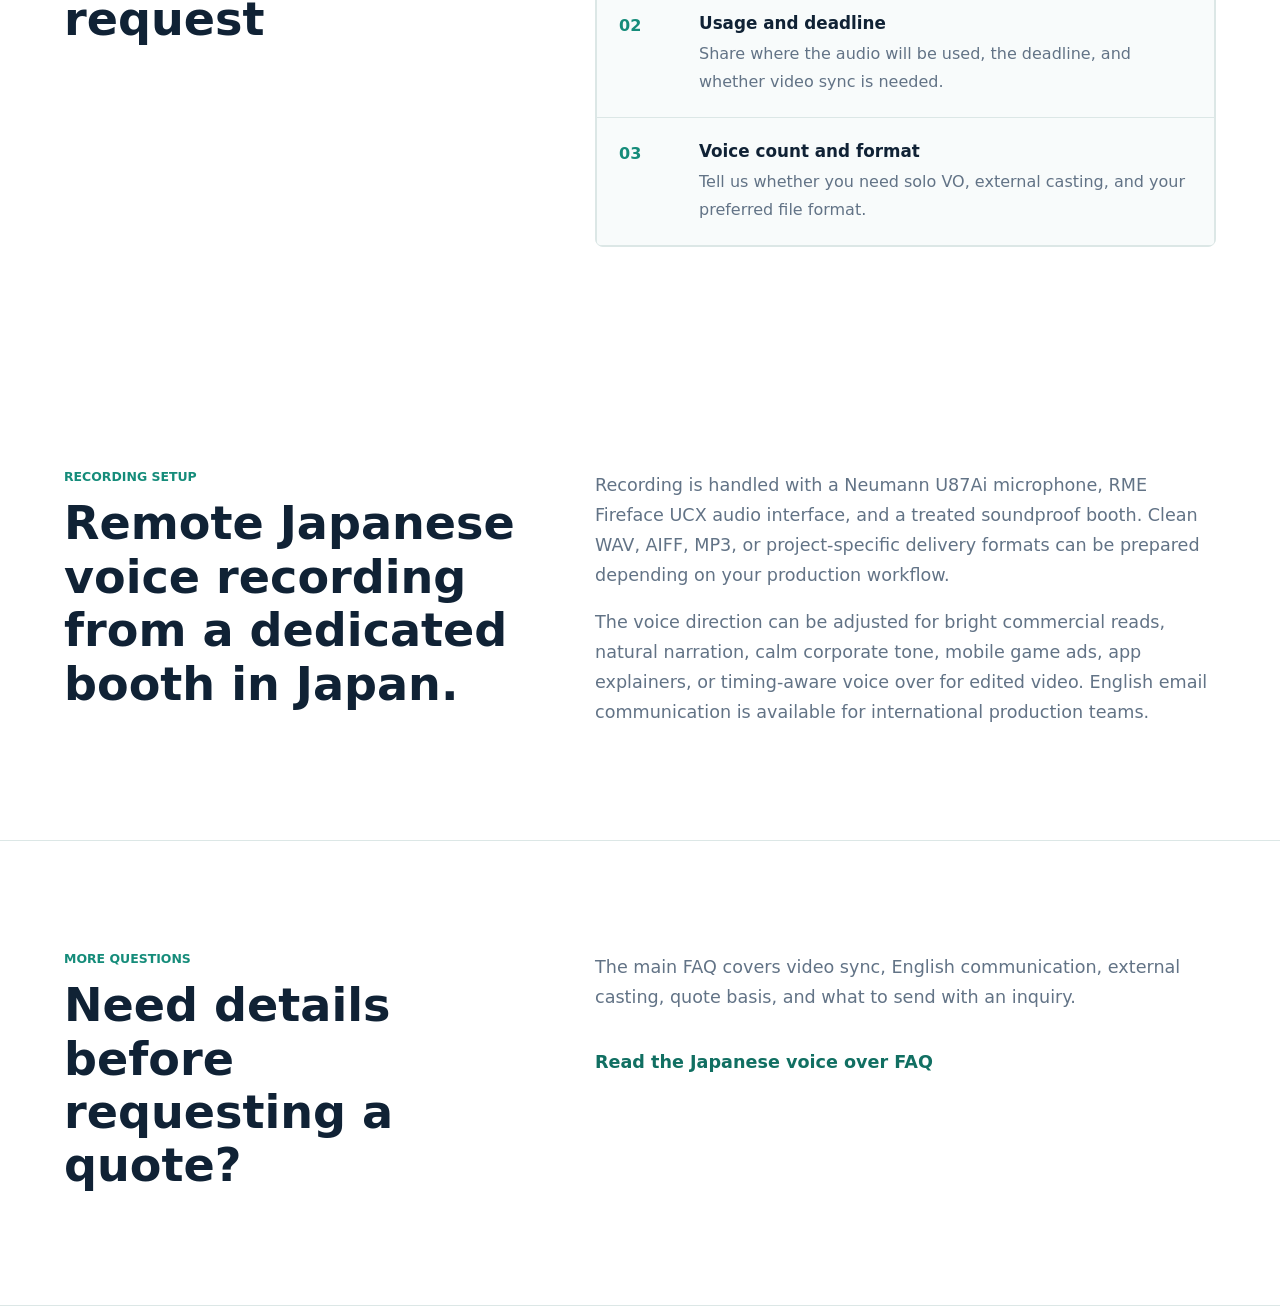
<file: japanese-voice-over.html>
<!doctype html>
<html lang="en">
  <head>
    <script id="legacy-domain-redirect">
      if (location.hostname === "petisuke.github.io") {
        const newPath = location.pathname.replace(/^\/Studio-S/, "") || "/";
        location.replace("https://studio-s-voice.com" + newPath + location.search + location.hash);
      }
    </script>
    <meta charset="utf-8" />
    <meta name="viewport" content="width=device-width, initial-scale=1" />
    <title>Japanese Voice Over Service | Studio S</title>
    <meta
      name="description"
      content="Japanese voice over service by Studio S and Ko Takehiro for commercials, YouTube videos, corporate films, apps, games, video sync, and fast remote delivery."
    />
    <link rel="canonical" href="https://studio-s-voice.com/japanese-voice-over.html" />
    <link rel="icon" href="assets/favicon.svg" type="image/svg+xml" />
    <meta property="og:type" content="website" />
    <meta property="og:site_name" content="Studio S" />
    <meta property="og:title" content="Japanese Voice Over Service | Studio S" />
    <meta property="og:description" content="Clear Japanese voice over service, remote recording, video sync, and fast turnaround led by Ko Takehiro." />
    <meta property="og:url" content="https://studio-s-voice.com/japanese-voice-over.html" />
    <meta property="og:image" content="https://studio-s-voice.com/assets/hero-voice.png" />
    <meta name="twitter:card" content="summary_large_image" />
    <link rel="stylesheet" href="styles.css" />
  </head>
  <body>
    <header class="site-header" aria-label="Site header">
      <a class="brand" href="./" aria-label="Studio S home">
        <span class="brand-mark">V</span>
        <span>
          <span class="brand-name">Studio S</span>
          <span class="brand-role">Japanese VO by Ko Takehiro</span>
        </span>
      </a>
      <nav class="nav" aria-label="Main navigation">
        <a href="./#voice">Voice</a>
        <a href="./#team">Team</a>
        <a href="./#workflow">Workflow</a>
        <a href="ja.html">JP</a>
        <a class="nav-contact" href="quote-form.html">Quote</a>
      </nav>
    </header>

    <main>
      <section class="service-hero">
        <p class="eyebrow">Japanese Voice Over</p>
        <h1>Japanese voice over for commercials, videos, apps, and games.</h1>
        <p class="lead">
          Studio S provides clear, natural Japanese voice over led by Ko Takehiro,
          a Japanese voice actor and narrator with a fresh high-mid male voice.
          Remote recording, fast turnaround, video sync, and clean file delivery are available.
        </p>
        <div class="hero-actions">
          <a class="button primary" href="./#voice">Listen to Samples</a>
          <a class="button ghost" href="quote-form.html">Request a Quote</a>
        </div>
      </section>

      <section class="section service-content">
        <div>
          <p class="section-kicker">Best For</p>
          <h2>When you need Japanese audio that fits the edit.</h2>
        </div>
        <div class="service-copy">
          <p>
            This service is suited for global production teams creating Japanese versions
            of brand films, product explainers, mobile game ads, YouTube videos,
            app tutorials, corporate content, and online campaigns.
          </p>
          <p>
            Audio can be delivered in any common format, with iZotope RX 8 cleanup
            when needed. If the voice needs to match existing video timing, Studio S
            can record with video sync in mind.
          </p>
        </div>
      </section>

      <section class="section workflow-section">
        <div>
          <p class="section-kicker">Inquiry Details</p>
          <h2>What to send with your request</h2>
        </div>
        <ol class="workflow-list">
          <li>
            <span>01</span>
            <h3>Script and reference</h3>
            <p>Send the script, video reference, pronunciation notes, and tone direction.</p>
          </li>
          <li>
            <span>02</span>
            <h3>Usage and deadline</h3>
            <p>Share where the audio will be used, the deadline, and whether video sync is needed.</p>
          </li>
          <li>
            <span>03</span>
            <h3>Voice count and format</h3>
            <p>Tell us whether you need solo VO, external casting, and your preferred file format.</p>
          </li>
        </ol>
      </section>

      <section class="section service-content">
        <div>
          <p class="section-kicker">Recording Setup</p>
          <h2>Remote Japanese voice recording from a dedicated booth in Japan.</h2>
        </div>
        <div class="service-copy">
          <p>
            Recording is handled with a Neumann U87Ai microphone, RME Fireface UCX
            audio interface, and a treated soundproof booth. Clean WAV, AIFF, MP3,
            or project-specific delivery formats can be prepared depending on your
            production workflow.
          </p>
          <p>
            The voice direction can be adjusted for bright commercial reads,
            natural narration, calm corporate tone, mobile game ads, app explainers,
            or timing-aware voice over for edited video. English email communication
            is available for international production teams.
          </p>
        </div>
      </section>

      <section class="section service-content">
        <div>
          <p class="section-kicker">More Questions</p>
          <h2>Need details before requesting a quote?</h2>
        </div>
        <div class="service-copy">
          <p>
            The main FAQ covers video sync, English communication, external casting,
            quote basis, and what to send with an inquiry.
          </p>
          <a class="text-link" href="./#faq">Read the Japanese voice over FAQ</a>
        </div>
      </section>
    </main>
  </body>
</html>
</file>
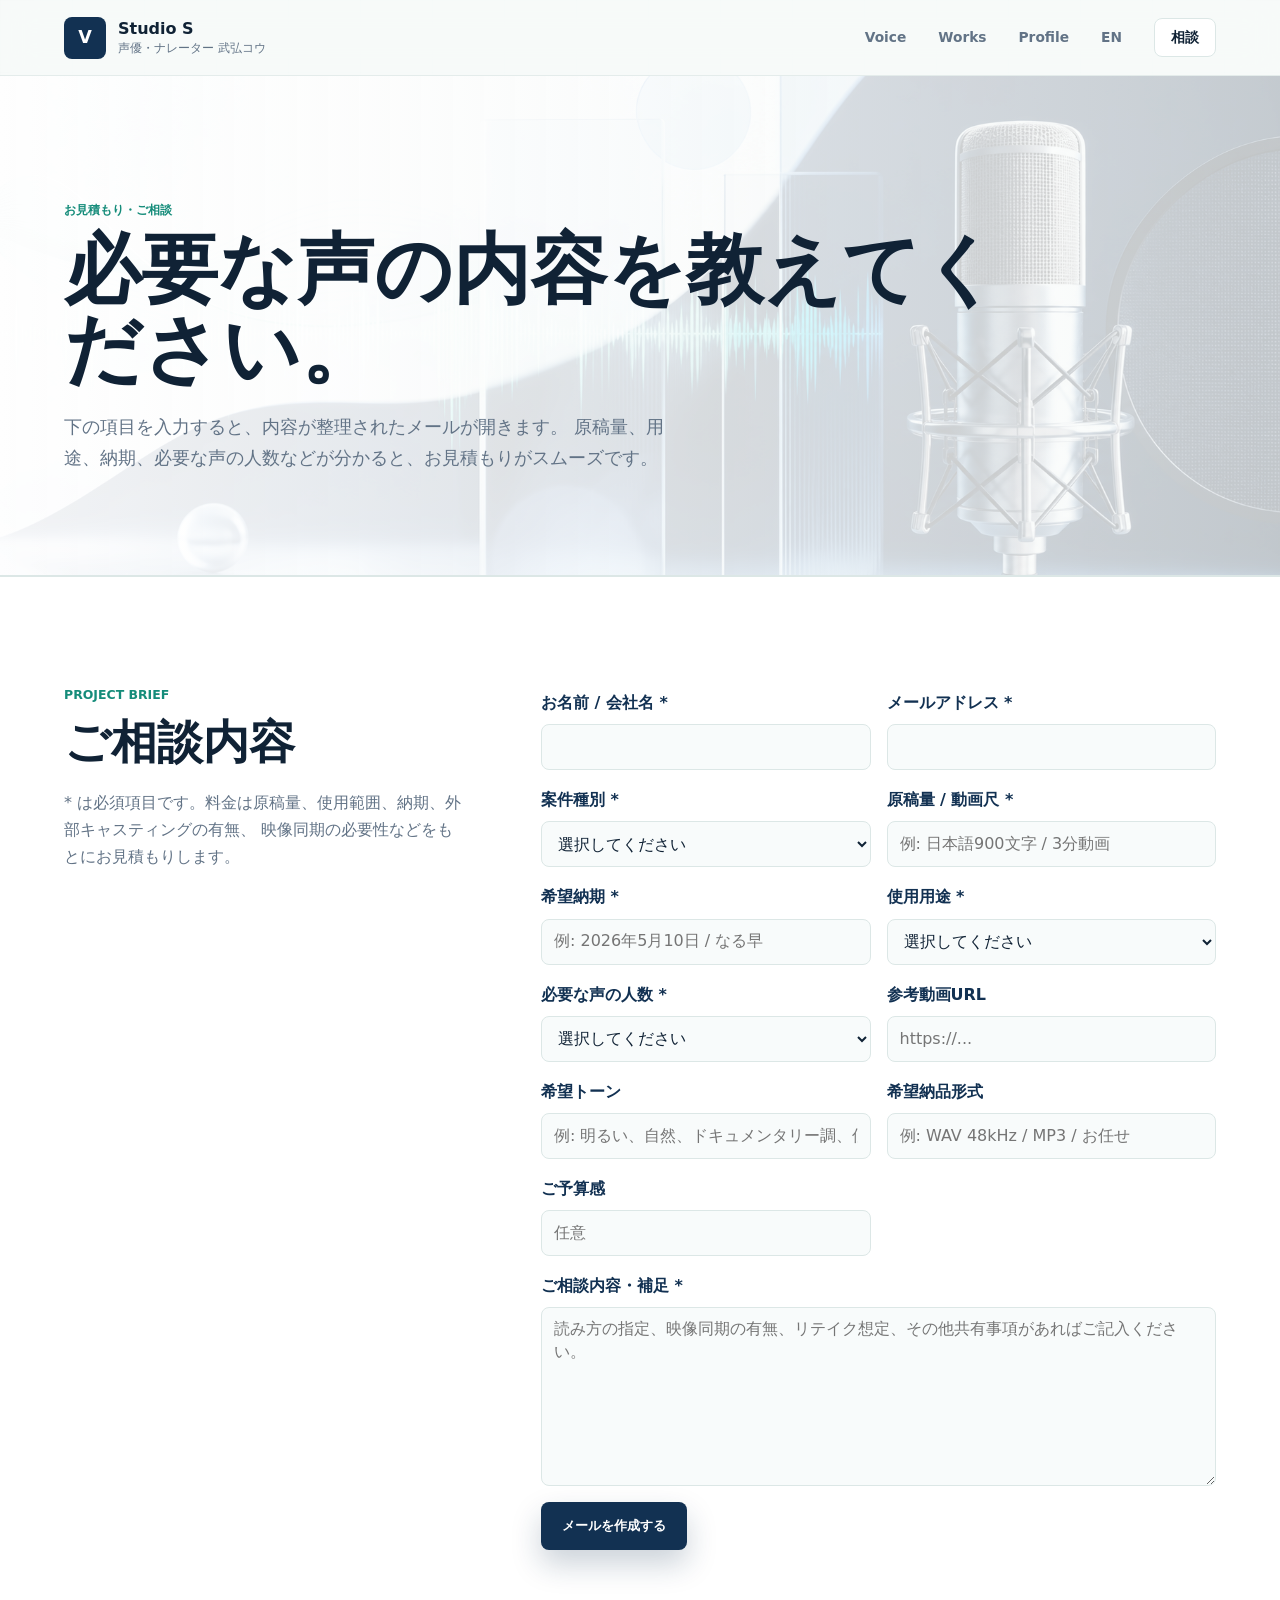
<file: quote-form-ja.html>
<!doctype html>
<html lang="ja">
  <head>
    <script id="legacy-domain-redirect">
      if (location.hostname === "petisuke.github.io") {
        const newPath = location.pathname.replace(/^\/Studio-S/, "") || "/";
        location.replace("https://studio-s-voice.com" + newPath + location.search + location.hash);
      }
    </script>
    <meta charset="utf-8" />
    <meta name="viewport" content="width=device-width, initial-scale=1" />
    <title>お見積もり・ご相談フォーム | Studio S</title>
    <meta
      name="description"
      content="Studio Sへの日本語ボイスオーバー、ナレーション、吹き替え、キャスティングのお見積もり・ご相談フォーム。"
    />
    <meta name="robots" content="noindex, follow" />
    <link rel="canonical" href="https://studio-s-voice.com/quote-form-ja.html" />
    <link rel="icon" href="assets/favicon.svg" type="image/svg+xml" />
    <meta property="og:type" content="website" />
    <meta property="og:site_name" content="Studio S" />
    <meta property="og:title" content="お見積もり・ご相談フォーム | Studio S" />
    <meta property="og:description" content="日本語ボイスオーバー、ナレーション、吹き替え、キャスティングのご相談内容を送信できます。" />
    <meta property="og:url" content="https://studio-s-voice.com/quote-form-ja.html" />
    <meta property="og:image" content="https://studio-s-voice.com/assets/hero-voice.png" />
    <meta name="twitter:card" content="summary_large_image" />
    <link rel="stylesheet" href="styles.css" />
  </head>
  <body>
    <header class="site-header" aria-label="サイトヘッダー">
      <a class="brand" href="ja.html" aria-label="Studio S 日本語トップ">
        <span class="brand-mark">V</span>
        <span>
          <span class="brand-name">Studio S</span>
          <span class="brand-role">声優・ナレーター 武弘コウ</span>
        </span>
      </a>
      <nav class="nav" aria-label="メインナビゲーション">
        <a href="ja.html#voice">Voice</a>
        <a href="ja.html#works">Works</a>
        <a href="ja.html#profile">Profile</a>
        <a href="quote-form.html">EN</a>
        <a class="nav-contact" href="quote-form-ja.html">相談</a>
      </nav>
    </header>

    <main>
      <section class="service-hero compact">
        <p class="eyebrow">お見積もり・ご相談</p>
        <h1>必要な声の内容を教えてください。</h1>
        <p class="lead">
          下の項目を入力すると、内容が整理されたメールが開きます。
          原稿量、用途、納期、必要な声の人数などが分かると、お見積もりがスムーズです。
        </p>
      </section>

      <section class="section form-section" aria-labelledby="quote-form-title">
        <div>
          <p class="section-kicker">Project Brief</p>
          <h2 id="quote-form-title">ご相談内容</h2>
          <p class="form-note">
            * は必須項目です。料金は原稿量、使用範囲、納期、外部キャスティングの有無、
            映像同期の必要性などをもとにお見積もりします。
          </p>
        </div>

        <form class="quote-form" id="quote-form">
          <label>
            <span>お名前 / 会社名 *</span>
            <input name="name" autocomplete="name" required />
          </label>

          <label>
            <span>メールアドレス *</span>
            <input name="email" type="email" autocomplete="email" required />
          </label>

          <label>
            <span>案件種別 *</span>
            <select name="projectType" required>
              <option value="">選択してください</option>
              <option>ボイスオーバー</option>
              <option>YouTubeドキュメンタリー吹き替え</option>
              <option>企業PRナレーション</option>
              <option>ゲーム / CM</option>
              <option>アニメ / ショートドラマ</option>
              <option>声優キャスティング</option>
              <option>その他</option>
            </select>
          </label>

          <label>
            <span>原稿量 / 動画尺 *</span>
            <input name="scriptLength" placeholder="例: 日本語900文字 / 3分動画" required />
          </label>

          <label>
            <span>希望納期 *</span>
            <input name="deadline" placeholder="例: 2026年5月10日 / なる早" required />
          </label>

          <label>
            <span>使用用途 *</span>
            <select name="usage" required>
              <option value="">選択してください</option>
              <option>YouTube</option>
              <option>Web広告</option>
              <option>社内利用</option>
              <option>放送</option>
              <option>アプリ / ゲーム</option>
              <option>イベント / 展示会</option>
              <option>その他</option>
            </select>
          </label>

          <label>
            <span>必要な声の人数 *</span>
            <select name="voices" required>
              <option value="">選択してください</option>
              <option>男性1名</option>
              <option>男女ペア</option>
              <option>複数名の声優チーム</option>
              <option>未定 / 相談したい</option>
            </select>
          </label>

          <label>
            <span>参考動画URL</span>
            <input name="reference" type="url" placeholder="https://..." />
          </label>

          <label>
            <span>希望トーン</span>
            <input name="tone" placeholder="例: 明るい、自然、ドキュメンタリー調、低め" />
          </label>

          <label>
            <span>希望納品形式</span>
            <input name="format" placeholder="例: WAV 48kHz / MP3 / お任せ" />
          </label>

          <label>
            <span>ご予算感</span>
            <input name="budget" placeholder="任意" />
          </label>

          <label class="full">
            <span>ご相談内容・補足 *</span>
            <textarea name="message" rows="7" required placeholder="読み方の指定、映像同期の有無、リテイク想定、その他共有事項があればご記入ください。"></textarea>
          </label>

          <button class="button primary form-submit" type="submit">メールを作成する</button>
          <p class="form-status" id="form-status" role="status"></p>
        </form>
      </section>
    </main>

    <script src="script.js"></script>
  </body>
</html>
</file>
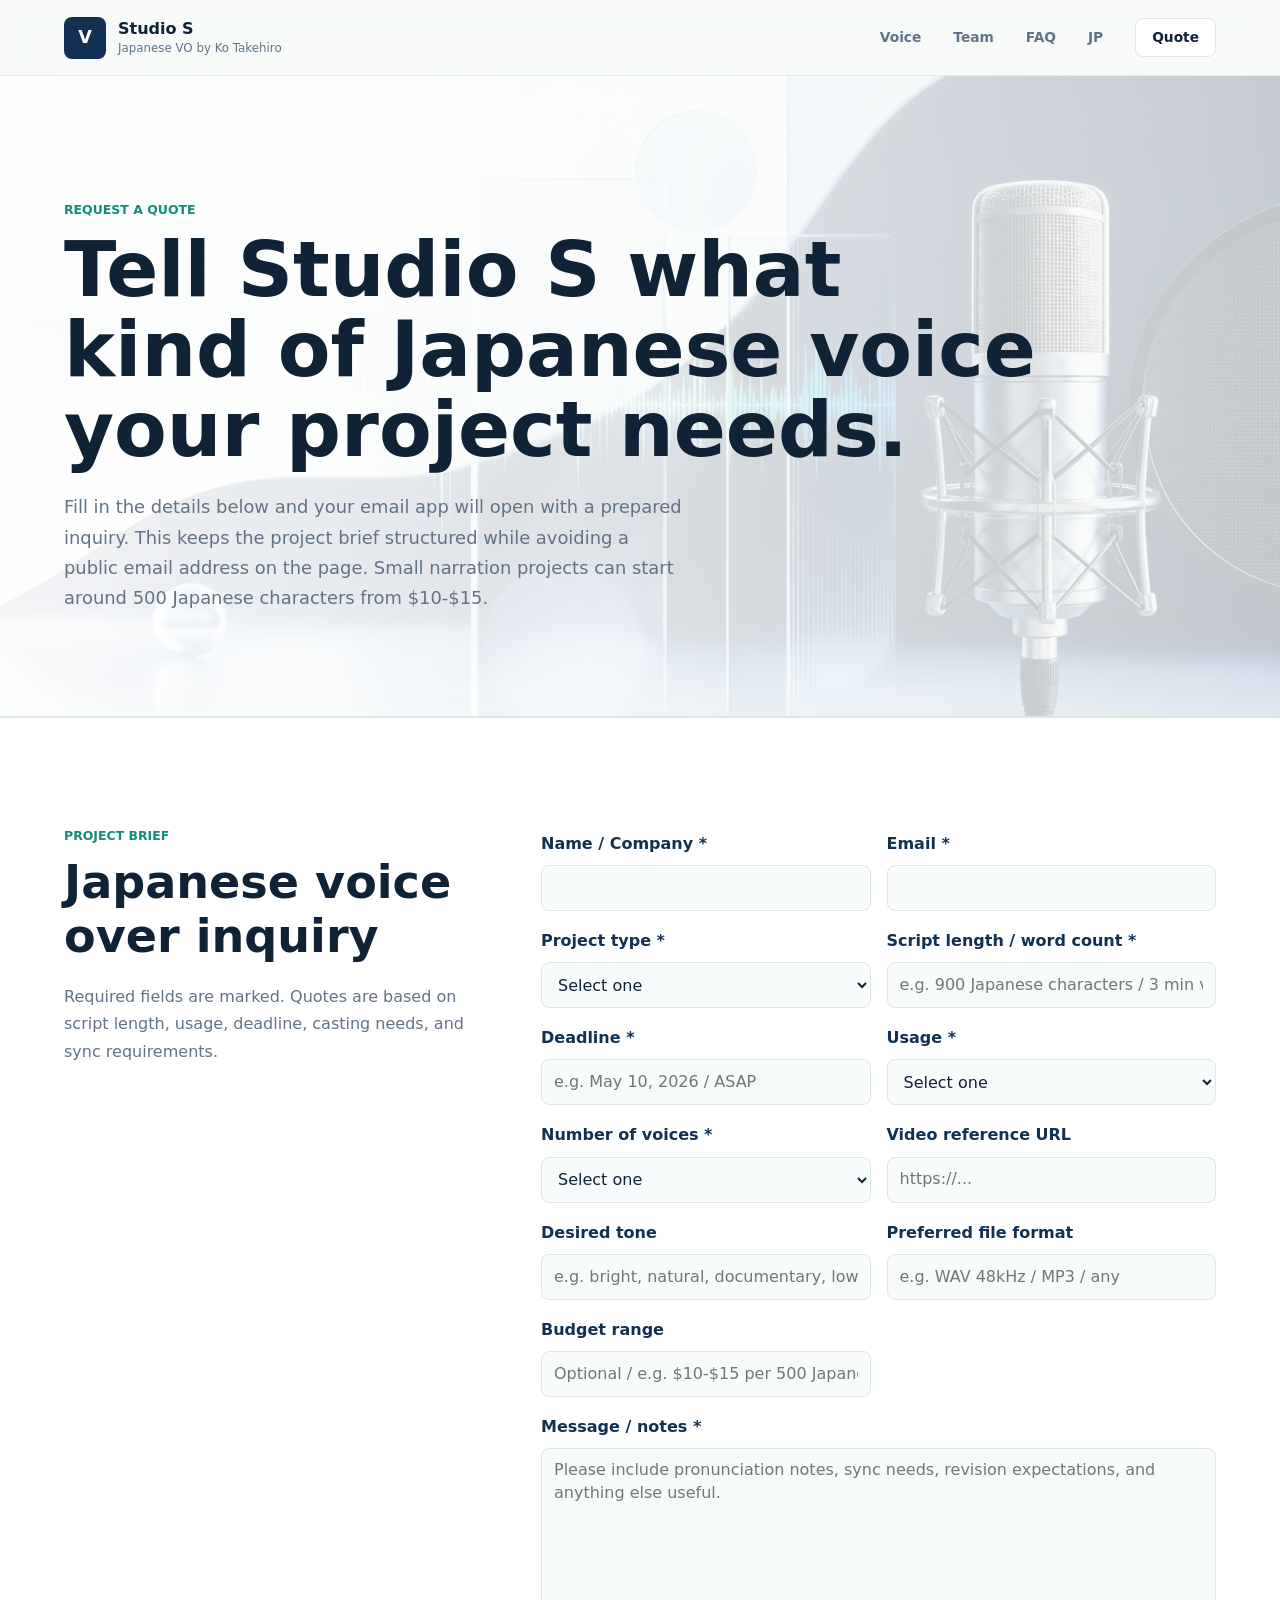
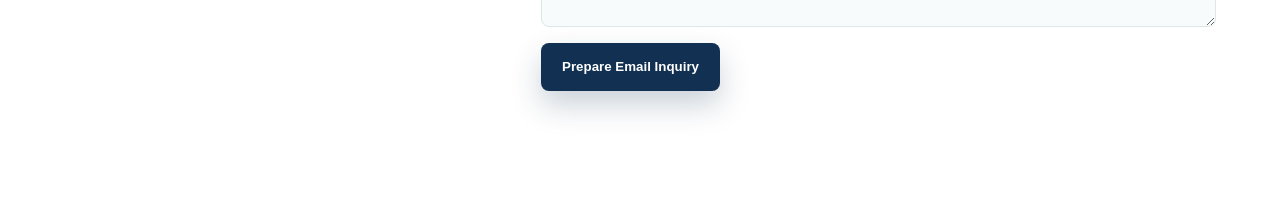
<file: quote-form.html>
<!doctype html>
<html lang="en">
  <head>
    <script id="legacy-domain-redirect">
      if (location.hostname === "petisuke.github.io") {
        const newPath = location.pathname.replace(/^\/Studio-S/, "") || "/";
        location.replace("https://studio-s-voice.com" + newPath + location.search + location.hash);
      }
    </script>
    <meta charset="utf-8" />
    <meta name="viewport" content="width=device-width, initial-scale=1" />
    <title>Request a Japanese Voice Over Quote | Studio S</title>
    <meta
      name="description"
      content="Request a Japanese voice over quote from Studio S. Small projects welcome. Send script length, deadline, usage, sync needs, tone, and file format."
    />
    <meta name="robots" content="noindex, follow" />
    <link rel="canonical" href="https://studio-s-voice.com/quote-form.html" />
    <link rel="icon" href="assets/favicon.svg" type="image/svg+xml" />
    <meta property="og:type" content="website" />
    <meta property="og:site_name" content="Studio S" />
    <meta property="og:title" content="Request a Japanese Voice Over Quote | Studio S" />
    <meta property="og:description" content="Send project details for Japanese voice over, documentary dubbing, corporate narration, or casting support." />
    <meta property="og:url" content="https://studio-s-voice.com/quote-form.html" />
    <meta property="og:image" content="https://studio-s-voice.com/assets/hero-voice.png" />
    <meta name="twitter:card" content="summary_large_image" />
    <link rel="stylesheet" href="styles.css" />
  </head>
  <body>
    <header class="site-header" aria-label="Site header">
      <a class="brand" href="./" aria-label="Studio S home">
        <span class="brand-mark">V</span>
        <span>
          <span class="brand-name">Studio S</span>
          <span class="brand-role">Japanese VO by Ko Takehiro</span>
        </span>
      </a>
      <nav class="nav" aria-label="Main navigation">
        <a href="./#voice">Voice</a>
        <a href="./#team">Team</a>
        <a href="./#faq">FAQ</a>
        <a href="quote-form-ja.html">JP</a>
        <a class="nav-contact" href="quote-form.html">Quote</a>
      </nav>
    </header>

    <main>
      <section class="service-hero compact">
        <p class="eyebrow">Request a Quote</p>
        <h1>Tell Studio S what kind of Japanese voice your project needs.</h1>
        <p class="lead">
          Fill in the details below and your email app will open with a prepared inquiry.
          This keeps the project brief structured while avoiding a public email address on the page.
          Small narration projects can start around 500 Japanese characters from $10-$15.
        </p>
      </section>

      <section class="section form-section" aria-labelledby="quote-form-title">
        <div>
          <p class="section-kicker">Project Brief</p>
          <h2 id="quote-form-title">Japanese voice over inquiry</h2>
          <p class="form-note">
            Required fields are marked. Quotes are based on script length, usage,
            deadline, casting needs, and sync requirements.
          </p>
        </div>

        <form class="quote-form" id="quote-form">
          <label>
            <span>Name / Company *</span>
            <input name="name" autocomplete="name" required />
          </label>

          <label>
            <span>Email *</span>
            <input name="email" type="email" autocomplete="email" required />
          </label>

          <label>
            <span>Project type *</span>
            <select name="projectType" required>
              <option value="">Select one</option>
              <option>Japanese voice over</option>
              <option>YouTube documentary dubbing</option>
              <option>E-learning narration</option>
              <option>Corporate narration</option>
              <option>Mobile game ad</option>
              <option>Anime / short drama</option>
              <option>Japanese voice casting</option>
              <option>Other</option>
            </select>
          </label>

          <label>
            <span>Script length / word count *</span>
            <input name="scriptLength" placeholder="e.g. 900 Japanese characters / 3 min video" required />
          </label>

          <label>
            <span>Deadline *</span>
            <input name="deadline" placeholder="e.g. May 10, 2026 / ASAP" required />
          </label>

          <label>
            <span>Usage *</span>
            <select name="usage" required>
              <option value="">Select one</option>
              <option>YouTube</option>
              <option>Web ad</option>
              <option>Internal use</option>
              <option>Broadcast</option>
              <option>App / game</option>
              <option>Event / exhibition</option>
              <option>Other</option>
            </select>
          </label>

          <label>
            <span>Number of voices *</span>
            <select name="voices" required>
              <option value="">Select one</option>
              <option>Solo male Japanese VO</option>
              <option>Male + female pair</option>
              <option>Small Japanese voice team</option>
              <option>Not sure yet</option>
            </select>
          </label>

          <label>
            <span>Video reference URL</span>
            <input name="reference" type="url" placeholder="https://..." />
          </label>

          <label>
            <span>Desired tone</span>
            <input name="tone" placeholder="e.g. bright, natural, documentary, low tone" />
          </label>

          <label>
            <span>Preferred file format</span>
            <input name="format" placeholder="e.g. WAV 48kHz / MP3 / any" />
          </label>

          <label>
            <span>Budget range</span>
            <input name="budget" placeholder="Optional / e.g. $10-$15 per 500 Japanese characters" />
          </label>

          <label class="full">
            <span>Message / notes *</span>
            <textarea name="message" rows="7" required placeholder="Please include pronunciation notes, sync needs, revision expectations, and anything else useful."></textarea>
          </label>

          <button class="button primary form-submit" type="submit">Prepare Email Inquiry</button>
          <p class="form-status" id="form-status" role="status"></p>
        </form>
      </section>
    </main>

    <script src="script.js"></script>
  </body>
</html>
</file>
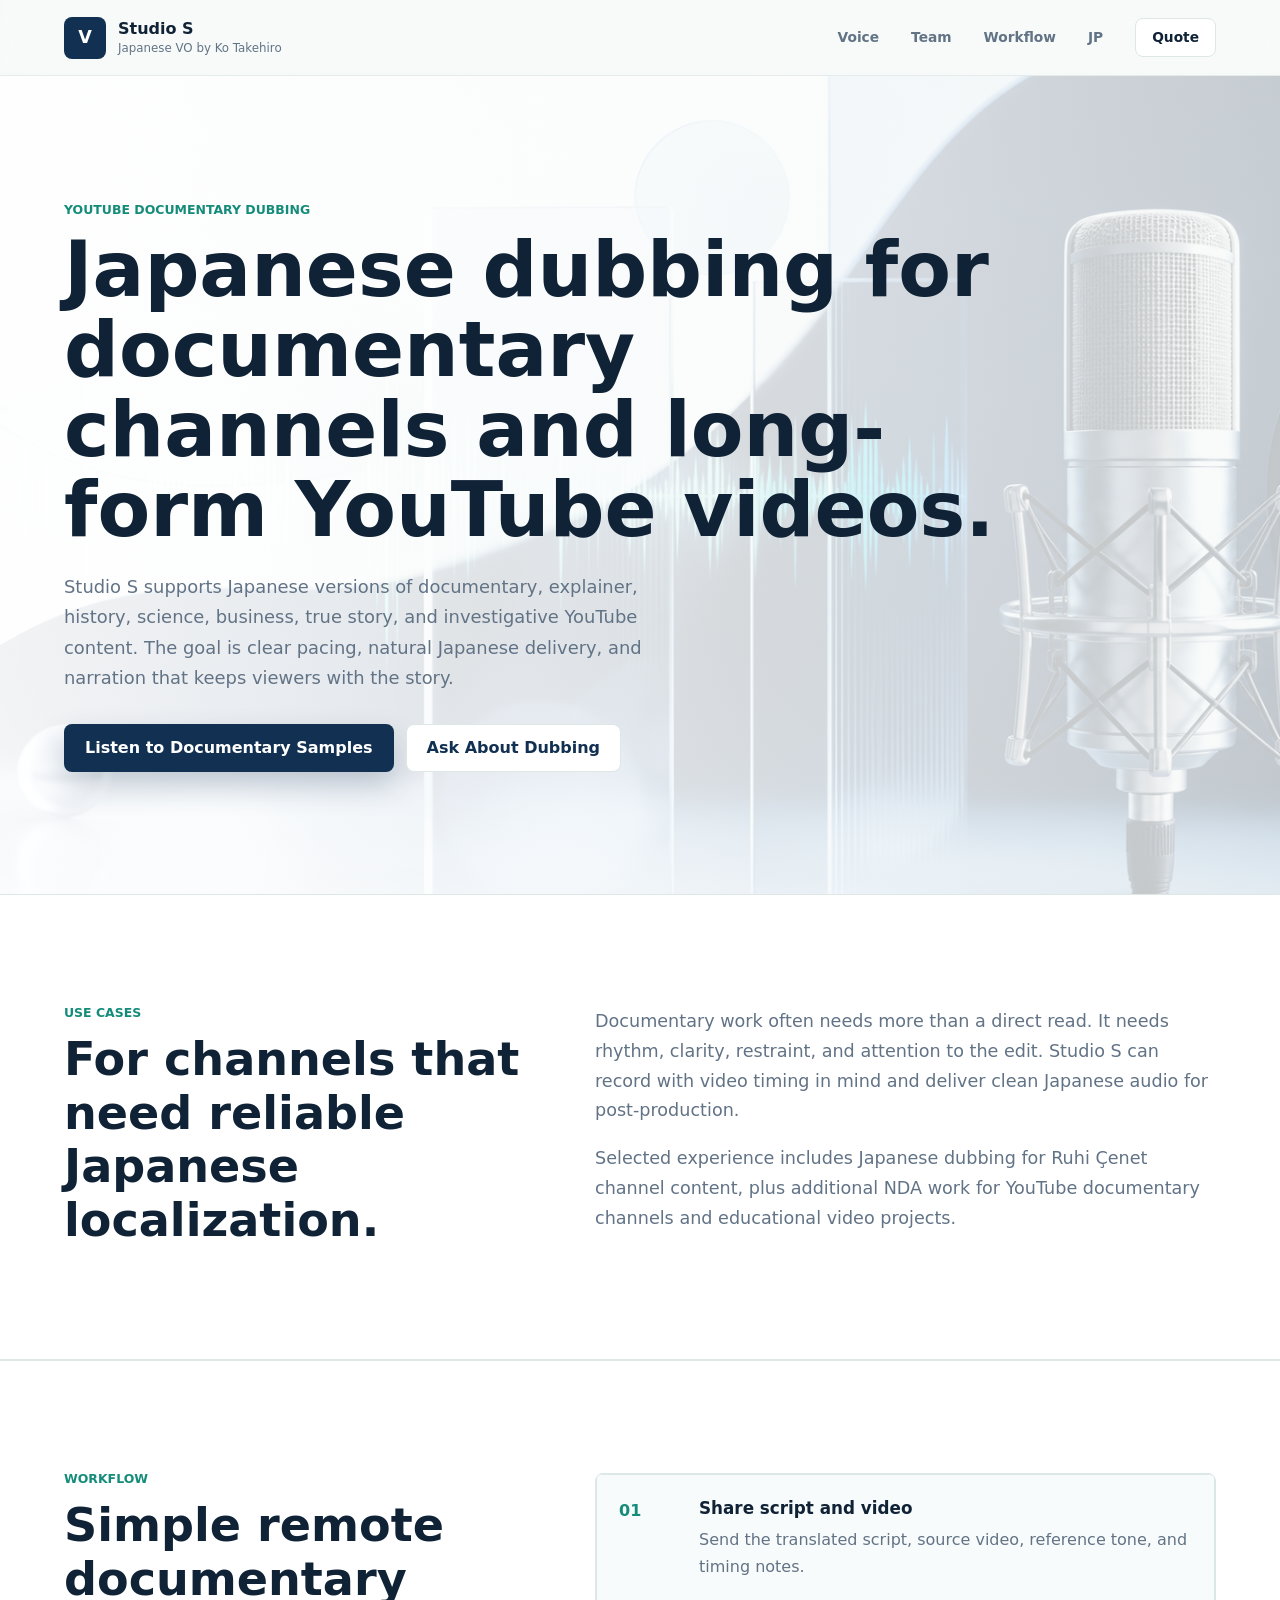
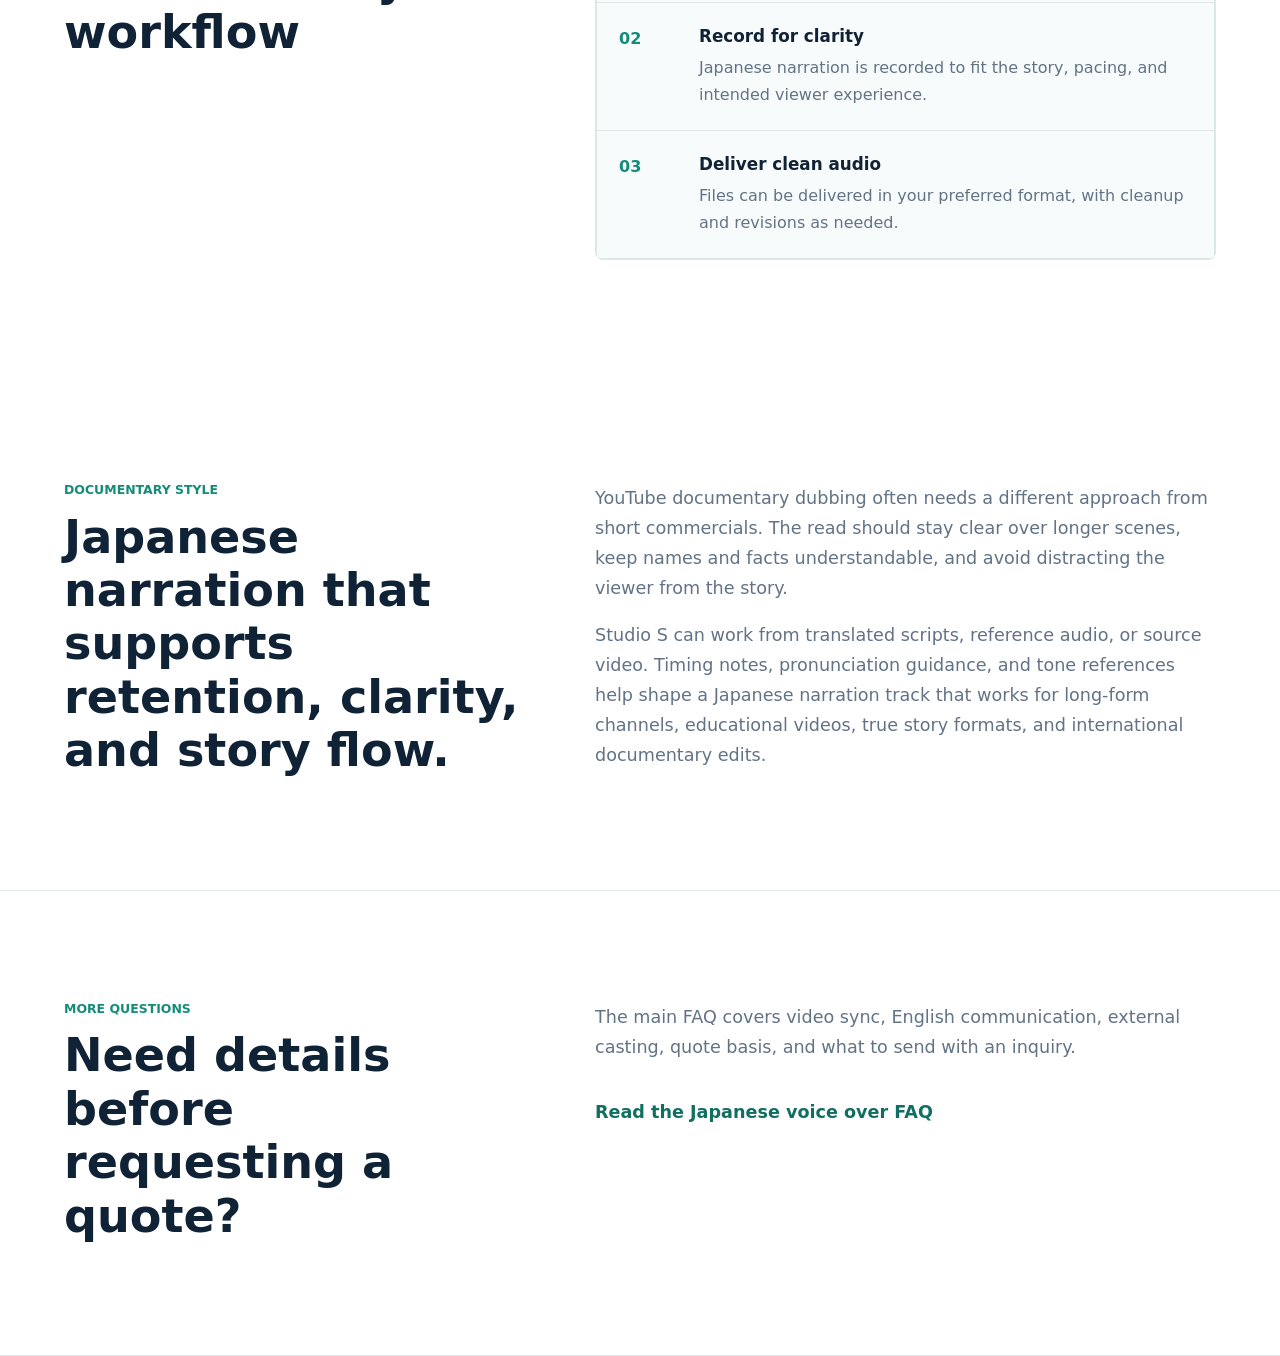
<file: youtube-documentary-dubbing.html>
<!doctype html>
<html lang="en">
  <head>
    <script id="legacy-domain-redirect">
      if (location.hostname === "petisuke.github.io") {
        const newPath = location.pathname.replace(/^\/Studio-S/, "") || "/";
        location.replace("https://studio-s-voice.com" + newPath + location.search + location.hash);
      }
    </script>
    <meta charset="utf-8" />
    <meta name="viewport" content="width=device-width, initial-scale=1" />
    <title>Japanese YouTube Documentary Dubbing | Studio S</title>
    <meta
      name="description"
      content="Japanese dubbing and narration for YouTube documentary channels, explainers, true stories, science, history, and business videos by Studio S."
    />
    <link rel="canonical" href="https://studio-s-voice.com/youtube-documentary-dubbing.html" />
    <link rel="icon" href="assets/favicon.svg" type="image/svg+xml" />
    <meta property="og:type" content="website" />
    <meta property="og:site_name" content="Studio S" />
    <meta property="og:title" content="Japanese YouTube Documentary Dubbing | Studio S" />
    <meta property="og:description" content="Natural Japanese documentary dubbing, narration, timing-aware recording, and remote delivery." />
    <meta property="og:url" content="https://studio-s-voice.com/youtube-documentary-dubbing.html" />
    <meta property="og:image" content="https://studio-s-voice.com/assets/hero-voice.png" />
    <meta name="twitter:card" content="summary_large_image" />
    <link rel="stylesheet" href="styles.css" />
  </head>
  <body>
    <header class="site-header" aria-label="Site header">
      <a class="brand" href="./" aria-label="Studio S home">
        <span class="brand-mark">V</span>
        <span>
          <span class="brand-name">Studio S</span>
          <span class="brand-role">Japanese VO by Ko Takehiro</span>
        </span>
      </a>
      <nav class="nav" aria-label="Main navigation">
        <a href="./#voice">Voice</a>
        <a href="./#team">Team</a>
        <a href="./#workflow">Workflow</a>
        <a href="ja.html">JP</a>
        <a class="nav-contact" href="quote-form.html">Quote</a>
      </nav>
    </header>

    <main>
      <section class="service-hero">
        <p class="eyebrow">YouTube Documentary Dubbing</p>
        <h1>Japanese dubbing for documentary channels and long-form YouTube videos.</h1>
        <p class="lead">
          Studio S supports Japanese versions of documentary, explainer, history,
          science, business, true story, and investigative YouTube content. The goal is
          clear pacing, natural Japanese delivery, and narration that keeps viewers with the story.
        </p>
        <div class="hero-actions">
          <a class="button primary" href="./#voice">Listen to Documentary Samples</a>
          <a class="button ghost" href="quote-form.html">Ask About Dubbing</a>
        </div>
      </section>

      <section class="section service-content">
        <div>
          <p class="section-kicker">Use Cases</p>
          <h2>For channels that need reliable Japanese localization.</h2>
        </div>
        <div class="service-copy">
          <p>
            Documentary work often needs more than a direct read. It needs rhythm,
            clarity, restraint, and attention to the edit. Studio S can record with
            video timing in mind and deliver clean Japanese audio for post-production.
          </p>
          <p>
            Selected experience includes Japanese dubbing for Ruhi Çenet channel content,
            plus additional NDA work for YouTube documentary channels and educational video projects.
          </p>
        </div>
      </section>

      <section class="section workflow-section">
        <div>
          <p class="section-kicker">Workflow</p>
          <h2>Simple remote documentary workflow</h2>
        </div>
        <ol class="workflow-list">
          <li>
            <span>01</span>
            <h3>Share script and video</h3>
            <p>Send the translated script, source video, reference tone, and timing notes.</p>
          </li>
          <li>
            <span>02</span>
            <h3>Record for clarity</h3>
            <p>Japanese narration is recorded to fit the story, pacing, and intended viewer experience.</p>
          </li>
          <li>
            <span>03</span>
            <h3>Deliver clean audio</h3>
            <p>Files can be delivered in your preferred format, with cleanup and revisions as needed.</p>
          </li>
        </ol>
      </section>

      <section class="section service-content">
        <div>
          <p class="section-kicker">Documentary Style</p>
          <h2>Japanese narration that supports retention, clarity, and story flow.</h2>
        </div>
        <div class="service-copy">
          <p>
            YouTube documentary dubbing often needs a different approach from short
            commercials. The read should stay clear over longer scenes, keep names
            and facts understandable, and avoid distracting the viewer from the story.
          </p>
          <p>
            Studio S can work from translated scripts, reference audio, or source
            video. Timing notes, pronunciation guidance, and tone references help
            shape a Japanese narration track that works for long-form channels,
            educational videos, true story formats, and international documentary edits.
          </p>
        </div>
      </section>

      <section class="section service-content">
        <div>
          <p class="section-kicker">More Questions</p>
          <h2>Need details before requesting a quote?</h2>
        </div>
        <div class="service-copy">
          <p>
            The main FAQ covers video sync, English communication, external casting,
            quote basis, and what to send with an inquiry.
          </p>
          <a class="text-link" href="./#faq">Read the Japanese voice over FAQ</a>
        </div>
      </section>
    </main>
  </body>
</html>
</file>
<file: styles.css>
:root {
  --bg: #f7faf9;
  --paper: #ffffff;
  --ink: #102235;
  --muted: #627386;
  --line: #dce7e6;
  --navy: #123152;
  --mint: #39d6b7;
  --mint-soft: #dff9f3;
  --cyan: #5eb9f3;
  --shadow: 0 24px 70px rgba(18, 49, 82, 0.12);
  --radius: 8px;
}

* {
  box-sizing: border-box;
}

html {
  scroll-behavior: smooth;
}

body {
  margin: 0;
  color: var(--ink);
  background: var(--bg);
  font-family: system-ui, -apple-system, BlinkMacSystemFont, "Hiragino Sans", "Yu Gothic", sans-serif;
  line-height: 1.7;
}

body::before {
  position: fixed;
  inset: 0;
  z-index: -1;
  content: "";
  background:
    linear-gradient(90deg, rgba(18, 49, 82, 0.04) 1px, transparent 1px),
    linear-gradient(180deg, rgba(18, 49, 82, 0.04) 1px, transparent 1px);
  background-size: 72px 72px;
  mask-image: linear-gradient(to bottom, black, transparent 72%);
}

a {
  color: inherit;
  text-decoration: none;
}

button,
a {
  -webkit-tap-highlight-color: transparent;
}

.site-header {
  position: sticky;
  top: 0;
  z-index: 10;
  display: flex;
  align-items: center;
  justify-content: space-between;
  gap: 24px;
  min-height: 76px;
  padding: 14px clamp(20px, 5vw, 64px);
  background: rgba(247, 250, 249, 0.82);
  border-bottom: 1px solid rgba(220, 231, 230, 0.75);
  backdrop-filter: blur(18px);
}

.brand {
  display: inline-flex;
  align-items: center;
  gap: 12px;
  min-width: 210px;
}

.brand-mark {
  display: grid;
  width: 42px;
  height: 42px;
  place-items: center;
  color: var(--paper);
  background: var(--navy);
  border-radius: var(--radius);
  font: 700 1.1rem/1 system-ui, sans-serif;
}

.brand-name,
.brand-role {
  display: block;
  line-height: 1.2;
}

.brand-name {
  font-weight: 800;
  letter-spacing: 0;
}

.brand-role {
  margin-top: 3px;
  color: var(--muted);
  font: 500 0.74rem/1.2 system-ui, sans-serif;
}

.nav {
  display: flex;
  align-items: center;
  gap: clamp(14px, 3vw, 32px);
  color: var(--muted);
  font: 600 0.86rem/1 system-ui, sans-serif;
}

.nav a {
  transition: color 160ms ease;
}

.nav a:hover {
  color: var(--ink);
}

.nav-contact {
  padding: 12px 16px;
  color: var(--ink);
  background: var(--paper);
  border: 1px solid var(--line);
  border-radius: var(--radius);
}

.hero {
  display: grid;
  grid-template-columns: minmax(0, 0.92fr) minmax(360px, 1.08fr);
  gap: clamp(32px, 6vw, 72px);
  align-items: center;
  min-height: calc(100svh - 76px);
  padding: clamp(40px, 7vw, 88px) clamp(20px, 5vw, 64px) 48px;
}

.hero-copy {
  max-width: 680px;
}

.eyebrow,
.section-kicker {
  margin: 0 0 14px;
  color: #158c7a;
  font: 700 0.78rem/1 system-ui, sans-serif;
  letter-spacing: 0;
  text-transform: uppercase;
}

h1,
h2,
h3,
p {
  margin-top: 0;
}

h1 {
  max-width: 10em;
  margin-bottom: 22px;
  font-size: clamp(2.6rem, 6vw, 5.9rem);
  font-weight: 800;
  line-height: 1.04;
}

h2 {
  margin-bottom: 0;
  font-size: clamp(1.75rem, 3.6vw, 3.35rem);
  font-weight: 800;
  line-height: 1.16;
}

h3 {
  margin-bottom: 0;
  font-size: 1.05rem;
  line-height: 1.35;
}

.lead {
  max-width: 620px;
  margin-bottom: 30px;
  color: var(--muted);
  font-size: clamp(1rem, 1.6vw, 1.12rem);
}

.hero-actions {
  display: flex;
  flex-wrap: wrap;
  gap: 12px;
  margin-bottom: 34px;
}

.button {
  display: inline-flex;
  align-items: center;
  justify-content: center;
  min-height: 48px;
  padding: 0 20px;
  border: 1px solid transparent;
  border-radius: var(--radius);
  font-weight: 800;
  line-height: 1.2;
}

.button.primary {
  color: var(--paper);
  background: var(--navy);
  box-shadow: 0 14px 30px rgba(18, 49, 82, 0.22);
}

.button.ghost {
  color: var(--navy);
  background: var(--paper);
  border-color: var(--line);
}

.hero-stats {
  display: grid;
  grid-template-columns: repeat(3, minmax(0, 1fr));
  gap: 1px;
  max-width: 620px;
  padding: 1px;
  margin: 0;
  overflow: hidden;
  background: var(--line);
  border: 1px solid var(--line);
  border-radius: var(--radius);
}

.hero-stats div {
  padding: 16px;
  background: rgba(255, 255, 255, 0.72);
}

.hero-stats dt {
  margin-bottom: 4px;
  font: 700 0.82rem/1 system-ui, sans-serif;
}

.hero-stats dd {
  margin: 0;
  color: var(--muted);
  font-size: 0.82rem;
}

.hero-visual {
  position: relative;
  min-height: 420px;
}

.hero-visual img {
  display: block;
  width: 100%;
  min-height: 420px;
  object-fit: cover;
  border-radius: var(--radius);
  box-shadow: var(--shadow);
}

.hero-visual::after {
  position: absolute;
  right: -18px;
  bottom: 28px;
  width: min(52%, 320px);
  height: 96px;
  content: "";
  background:
    linear-gradient(90deg, rgba(57, 214, 183, 0.12), rgba(94, 185, 243, 0.18)),
    repeating-linear-gradient(90deg, transparent 0 13px, rgba(255, 255, 255, 0.72) 13px 16px);
  border: 1px solid rgba(255, 255, 255, 0.62);
  border-radius: var(--radius);
  box-shadow: 0 18px 40px rgba(18, 49, 82, 0.16);
  backdrop-filter: blur(12px);
}

.section {
  padding: clamp(56px, 9vw, 112px) clamp(20px, 5vw, 64px);
}

.intro {
  display: grid;
  grid-template-columns: minmax(0, 0.8fr) minmax(0, 1.2fr);
  gap: clamp(24px, 6vw, 80px);
  align-items: start;
  border-top: 1px solid var(--line);
}

.intro p:last-child {
  margin: 0;
  color: var(--muted);
  font-size: clamp(1rem, 1.7vw, 1.15rem);
}

.section-heading {
  display: flex;
  align-items: end;
  justify-content: space-between;
  gap: 24px;
  margin-bottom: 28px;
}

.section-note {
  max-width: 320px;
  margin: 0;
  color: var(--muted);
  font-size: 0.9rem;
}

.voice-section {
  background: var(--paper);
  border-block: 1px solid var(--line);
}

.voice-grid {
  display: grid;
  grid-template-columns: repeat(4, minmax(0, 1fr));
  gap: 16px;
}

.voice-card {
  display: flex;
  min-height: 310px;
  flex-direction: column;
  justify-content: space-between;
  padding: 22px;
  background: #f8fbfb;
  border: 1px solid var(--line);
  border-radius: var(--radius);
}

.voice-card.featured {
  color: var(--paper);
  background: var(--navy);
  border-color: var(--navy);
}

.voice-card p {
  color: var(--muted);
  font-size: 0.94rem;
}

.voice-card.featured p {
  color: rgba(255, 255, 255, 0.72);
}

.voice-card audio {
  width: 100%;
  min-height: 42px;
  margin: 4px 0 2px;
}

.voice-card-header {
  display: grid;
  gap: 12px;
}

.tag {
  width: fit-content;
  padding: 6px 10px;
  color: #116f62;
  background: var(--mint-soft);
  border-radius: 999px;
  font: 700 0.72rem/1 system-ui, sans-serif;
}

.voice-card.featured .tag {
  color: var(--navy);
  background: var(--mint);
}

.play-button {
  display: inline-flex;
  align-items: center;
  gap: 10px;
  width: fit-content;
  min-height: 42px;
  padding: 0 14px;
  color: var(--ink);
  background: var(--paper);
  border: 1px solid var(--line);
  border-radius: var(--radius);
  cursor: pointer;
  font: 800 0.88rem/1 system-ui, sans-serif;
}

.request-link {
  display: inline-flex;
  align-items: center;
  width: fit-content;
  min-height: 42px;
  padding: 0 14px;
  color: var(--navy);
  background: var(--mint-soft);
  border: 1px solid rgba(57, 214, 183, 0.35);
  border-radius: var(--radius);
  font-weight: 800;
  line-height: 1.2;
}

.voice-card.featured .play-button {
  color: var(--paper);
  background: rgba(255, 255, 255, 0.12);
  border-color: rgba(255, 255, 255, 0.24);
}

.voice-card.featured .request-link.light {
  color: var(--navy);
  background: var(--mint);
  border-color: var(--mint);
}

.play-icon {
  width: 0;
  height: 0;
  border-top: 7px solid transparent;
  border-bottom: 7px solid transparent;
  border-left: 11px solid currentColor;
}

.play-button.is-playing .play-icon {
  width: 11px;
  height: 14px;
  border: 0;
  background: linear-gradient(90deg, currentColor 0 35%, transparent 35% 65%, currentColor 65%);
}

.waveform {
  display: grid;
  grid-template-columns: repeat(12, 1fr);
  gap: 5px;
  align-items: center;
  height: 54px;
  margin-top: 18px;
}

.waveform span {
  display: block;
  height: 35%;
  background: linear-gradient(180deg, var(--cyan), var(--mint));
  border-radius: 999px;
}

.waveform span:nth-child(2n) {
  height: 70%;
}

.waveform span:nth-child(3n) {
  height: 46%;
}

.waveform span:nth-child(5n) {
  height: 88%;
}

.waveform.calm span:nth-child(2n),
.waveform.steady span:nth-child(2n) {
  height: 48%;
}

.waveform.lively span:nth-child(4n) {
  height: 92%;
}

.works-section {
  background: #eef7f5;
}

.quick-fit-section {
  background: #eef7f5;
  border-top: 1px solid var(--line);
}

.fit-grid {
  display: grid;
  grid-template-columns: repeat(3, minmax(0, 1fr));
  gap: 16px;
}

.fit-grid article {
  min-height: 210px;
  padding: 24px;
  background: rgba(255, 255, 255, 0.78);
  border: 1px solid var(--line);
  border-radius: var(--radius);
}

.fit-grid h3 {
  margin-bottom: 12px;
}

.fit-grid p {
  margin-bottom: 0;
  color: var(--muted);
  font-size: 0.96rem;
}

.works-list {
  display: grid;
  grid-template-columns: repeat(5, minmax(0, 1fr));
  gap: 1px;
  overflow: hidden;
  border: 1px solid var(--line);
  border-radius: var(--radius);
  background: var(--line);
}

.works-list article {
  min-height: 230px;
  padding: 24px;
  background: rgba(255, 255, 255, 0.78);
}

.works-list span {
  color: #158c7a;
  font: 700 0.82rem/1 system-ui, sans-serif;
}

.works-list h3 {
  margin: 22px 0 12px;
}

.works-list p {
  margin-bottom: 0;
  color: var(--muted);
  font-size: 0.94rem;
}

.text-link {
  display: inline-flex;
  margin-top: 18px;
  color: #116f62;
  font-weight: 800;
}

.text-link:hover {
  color: var(--navy);
}

.service-hero {
  padding: clamp(64px, 11vw, 128px) clamp(20px, 5vw, 64px) clamp(44px, 8vw, 88px);
  background:
    linear-gradient(90deg, rgba(255, 255, 255, 0.94), rgba(247, 250, 249, 0.78)),
    url("assets/hero-voice.png") center / cover;
  border-bottom: 1px solid var(--line);
}

.service-hero.compact {
  min-height: auto;
  padding-bottom: clamp(40px, 7vw, 72px);
}

.service-hero h1 {
  max-width: 980px;
}

.service-content {
  display: grid;
  grid-template-columns: minmax(0, 0.85fr) minmax(0, 1.15fr);
  gap: clamp(28px, 6vw, 72px);
  background: var(--paper);
  border-bottom: 1px solid var(--line);
}

.service-copy {
  color: var(--muted);
  font-size: clamp(1rem, 1.5vw, 1.1rem);
}

.service-copy p:last-child {
  margin-bottom: 0;
}

.credits-section {
  background: var(--paper);
  border-top: 1px solid var(--line);
}

.credit-cloud {
  display: flex;
  flex-wrap: wrap;
  gap: 10px;
}

.credit-cloud span {
  display: inline-flex;
  align-items: center;
  min-height: 42px;
  padding: 0 14px;
  color: var(--navy);
  background: #f8fbfb;
  border: 1px solid var(--line);
  border-radius: var(--radius);
  font-weight: 800;
}

.nda-note {
  max-width: 860px;
  margin-top: 24px;
  padding: 22px;
  background: var(--mint-soft);
  border: 1px solid rgba(57, 214, 183, 0.35);
  border-radius: var(--radius);
}

.nda-note p {
  margin-bottom: 0;
  color: var(--muted);
}

.faq-section {
  background: #eef7f5;
  border-top: 1px solid var(--line);
}

.faq-list {
  display: grid;
  gap: 10px;
}

.faq-list details {
  background: rgba(255, 255, 255, 0.78);
  border: 1px solid var(--line);
  border-radius: var(--radius);
}

.faq-list summary {
  cursor: pointer;
  padding: 18px 22px;
  color: var(--navy);
  font-weight: 800;
}

.faq-list p {
  max-width: 880px;
  margin: 0;
  padding: 0 22px 20px;
  color: var(--muted);
}

.team-section {
  background: linear-gradient(180deg, var(--bg), #edf8f6);
}

.team-grid {
  display: grid;
  grid-template-columns: repeat(3, minmax(0, 1fr));
  gap: 16px;
}

.team-grid article {
  min-height: 280px;
  padding: 26px;
  background: rgba(255, 255, 255, 0.78);
  border: 1px solid var(--line);
  border-radius: var(--radius);
  box-shadow: 0 18px 48px rgba(18, 49, 82, 0.08);
}

.team-icon {
  display: grid;
  width: 48px;
  height: 48px;
  margin-bottom: 28px;
  place-items: center;
  color: var(--navy);
  background: var(--mint-soft);
  border: 1px solid rgba(57, 214, 183, 0.35);
  border-radius: var(--radius);
  font-weight: 800;
}

.team-grid h3 {
  margin-bottom: 12px;
  font-size: 1.25rem;
}

.team-grid p {
  margin-bottom: 0;
  color: var(--muted);
}

.workflow-section {
  display: grid;
  grid-template-columns: minmax(0, 0.85fr) minmax(0, 1.15fr);
  gap: clamp(28px, 6vw, 72px);
  align-items: start;
  background: var(--paper);
  border-top: 1px solid var(--line);
}

.workflow-list {
  display: grid;
  gap: 1px;
  padding: 1px;
  margin: 0;
  overflow: hidden;
  list-style: none;
  background: var(--line);
  border: 1px solid var(--line);
  border-radius: var(--radius);
}

.workflow-list li {
  display: grid;
  grid-template-columns: 58px minmax(0, 1fr);
  column-gap: 22px;
  padding: 22px;
  background: #f8fbfb;
}

.workflow-list span {
  grid-row: span 2;
  color: #158c7a;
  font-weight: 800;
}

.workflow-list h3 {
  margin-bottom: 6px;
}

.workflow-list p {
  margin-bottom: 0;
  color: var(--muted);
}

.profile-section {
  display: grid;
  grid-template-columns: minmax(0, 0.95fr) minmax(0, 1.05fr);
  gap: clamp(24px, 6vw, 72px);
  align-items: center;
  background: var(--paper);
  border-block: 1px solid var(--line);
}

.profile-panel p {
  max-width: 620px;
  margin-top: 20px;
  margin-bottom: 0;
  color: var(--muted);
}

.profile-data {
  display: grid;
  gap: 1px;
  padding: 1px;
  margin: 0;
  overflow: hidden;
  background: var(--line);
  border: 1px solid var(--line);
  border-radius: var(--radius);
}

.profile-data div {
  display: grid;
  grid-template-columns: 140px minmax(0, 1fr);
  gap: 20px;
  padding: 18px;
  background: #f8fbfb;
}

.profile-data dt {
  color: var(--navy);
  font: 700 0.82rem/1.4 system-ui, sans-serif;
}

.profile-data dd {
  margin: 0;
  color: var(--muted);
}

.contact-section {
  display: flex;
  align-items: center;
  justify-content: space-between;
  gap: 28px;
  padding: clamp(48px, 8vw, 88px) clamp(20px, 5vw, 64px);
  color: var(--paper);
  background: var(--navy);
}

.contact-section .section-kicker {
  color: var(--mint);
}

.contact-section h2 {
  max-width: 760px;
}

.contact-note {
  max-width: 780px;
  margin: 18px 0 0;
  color: rgba(255, 255, 255, 0.72);
}

.contact-section .button.primary {
  color: var(--navy);
  background: var(--mint);
  box-shadow: none;
}

.form-section {
  display: grid;
  grid-template-columns: minmax(0, 0.75fr) minmax(0, 1.25fr);
  gap: clamp(28px, 6vw, 72px);
  align-items: start;
  background: var(--paper);
  border-top: 1px solid var(--line);
}

.form-note {
  margin-top: 20px;
  color: var(--muted);
}

.quote-form {
  display: grid;
  grid-template-columns: repeat(2, minmax(0, 1fr));
  gap: 16px;
}

.quote-form label {
  display: grid;
  gap: 8px;
  color: var(--navy);
  font-weight: 800;
}

.quote-form label.full {
  grid-column: 1 / -1;
}

.quote-form input,
.quote-form select,
.quote-form textarea {
  width: 100%;
  min-height: 46px;
  padding: 10px 12px;
  color: var(--ink);
  background: #f8fbfb;
  border: 1px solid var(--line);
  border-radius: var(--radius);
  font: 500 1rem/1.4 system-ui, -apple-system, BlinkMacSystemFont, "Hiragino Sans", "Yu Gothic", sans-serif;
}

.quote-form textarea {
  min-height: 160px;
  resize: vertical;
}

.form-submit {
  width: fit-content;
}

.form-status {
  align-self: center;
  margin: 0;
  color: var(--muted);
}

.footer {
  display: flex;
  justify-content: space-between;
  gap: 20px;
  padding: 26px clamp(20px, 5vw, 64px);
  color: var(--muted);
  background: var(--paper);
  font: 600 0.82rem/1.4 system-ui, sans-serif;
}

@media (max-width: 1040px) {
  .hero,
  .intro,
  .profile-section,
  .workflow-section,
  .service-content,
  .form-section {
    grid-template-columns: 1fr;
  }

  .hero {
    min-height: auto;
  }

  .voice-grid,
  .works-list,
  .fit-grid,
  .team-grid {
    grid-template-columns: repeat(2, minmax(0, 1fr));
  }
}

@media (max-width: 720px) {
  .site-header {
    position: static;
    align-items: flex-start;
    flex-direction: column;
    gap: 16px;
  }

  .nav {
    width: 100%;
    justify-content: space-between;
    gap: 10px;
    overflow-x: auto;
    padding-bottom: 2px;
  }

  .nav a {
    white-space: nowrap;
  }

  .hero {
    padding-top: 32px;
  }

  h1 {
    max-width: none;
  }

  .hero-stats,
  .voice-grid,
  .works-list,
  .fit-grid,
  .team-grid {
    grid-template-columns: 1fr;
  }

  .hero-visual,
  .hero-visual img {
    min-height: 300px;
  }

  .hero-visual::after {
    right: 14px;
    bottom: 14px;
    width: 62%;
    height: 72px;
  }

  .section-heading,
  .contact-section,
  .footer {
    align-items: flex-start;
    flex-direction: column;
  }

  .profile-data div {
    grid-template-columns: 1fr;
    gap: 8px;
  }

  .quote-form {
    grid-template-columns: 1fr;
  }

  .workflow-list li {
    grid-template-columns: 1fr;
    gap: 10px;
  }

  .workflow-list span {
    grid-row: auto;
  }
}
</file>
